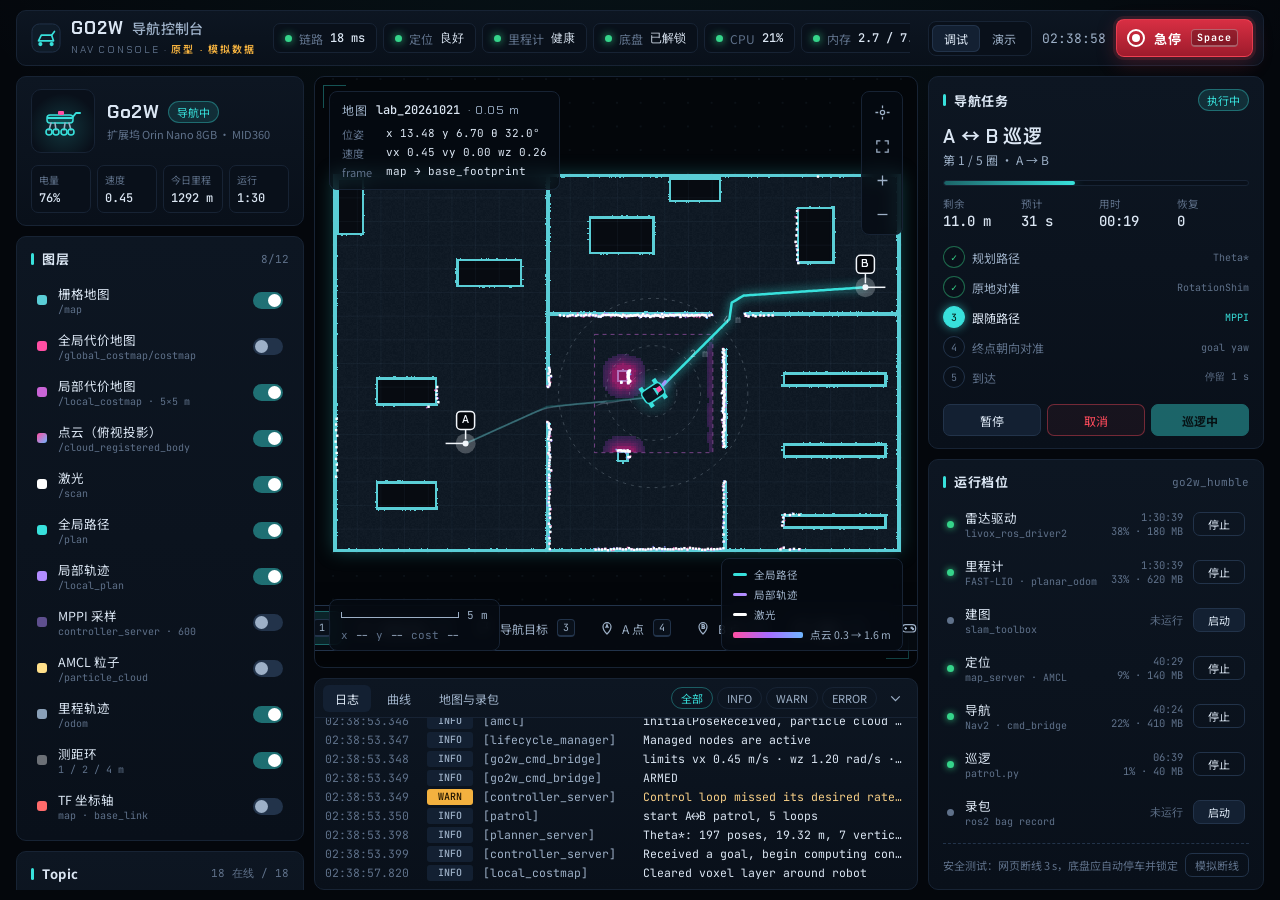
<file: prototype/console.html>
<!doctype html>
<html lang="zh-CN">
<head>
<meta charset="utf-8">
<meta name="viewport" content="width=device-width, initial-scale=1">
<title>Go2W 导航控制台</title>
<link rel="preconnect" href="https://fonts.googleapis.com">
<link rel="preconnect" href="https://fonts.gstatic.com" crossorigin>
<link rel="stylesheet" href="https://fonts.googleapis.com/css2?family=Chakra+Petch:wght@500;600;700&family=JetBrains+Mono:wght@400;500&family=Noto+Sans+SC:wght@400;500;700&display=swap">
<style>
/* Layout: control-room console — health strip on top, layers | map stage + drawer | task & control rail */
:root{
  color-scheme:dark;
  --bg:#04070c; --panel:#09101a; --panel-2:#0d1622; --raise:#132032; --line:#172334; --line-2:#22334a;
  --fg:#dbe6f3; --fg-2:#9db0c7; --muted:#5f718a;
  --accent:#38e1dc; --accent-soft:rgba(56,225,220,.12); --accent-line:rgba(56,225,220,.35);
  --cloud:#ff4fa3; --traj:#b28cff; --particle:#ffe08a;
  --ok:#35d48a; --warn:#f3b13f; --crit:#ff4b5c;
  --f-display:"Chakra Petch","Noto Sans SC",system-ui,sans-serif;
  --f-body:"Noto Sans SC","PingFang SC","Microsoft YaHei",system-ui,sans-serif;
  --f-mono:"JetBrains Mono",ui-monospace,Menlo,Consolas,monospace;
}
*{box-sizing:border-box}
html,body{height:100%}
body{background:var(--bg);color:var(--fg);font-family:var(--f-body);font-size:13px;overflow:hidden;
  background-image:radial-gradient(1200px 600px at 50% -10%,rgba(56,225,220,.06),transparent 60%)}
button{font:inherit;color:inherit;cursor:pointer}
button:focus-visible,input:focus-visible,select:focus-visible{outline:2px solid var(--accent);outline-offset:2px}
.mono{font-family:var(--f-mono);font-variant-numeric:tabular-nums}
kbd{font-family:var(--f-mono);font-size:10px;padding:1px 5px;border:1px solid var(--line-2);border-bottom-width:2px;border-radius:4px;color:var(--fg-2);background:var(--panel)}

.app{height:100%;display:grid;grid-template-rows:56px minmax(0,1fr);gap:10px;padding-block:10px;
  padding-left:max(16px,env(safe-area-inset-left,0px));padding-right:max(16px,env(safe-area-inset-right,0px))}
.panel{background:linear-gradient(180deg,var(--panel-2),var(--panel));border:1px solid var(--line);border-radius:10px}

/* ---------- top bar ---------- */
.top{display:flex;align-items:center;gap:18px;padding:0 10px 0 14px}
.brand{display:flex;align-items:center;gap:10px;flex:none}
.brand svg{width:30px;height:30px}
.brand-name{font-family:var(--f-display);font-weight:700;font-size:17px;letter-spacing:.06em;line-height:1}
.brand-name span{font-family:var(--f-body);font-weight:500;font-size:14px;letter-spacing:.02em;margin-left:8px;color:var(--fg-2)}
.brand-sub{font-family:var(--f-display);font-size:10px;letter-spacing:.18em;color:var(--muted);margin-top:4px}
.brand-sub b{color:var(--warn);font-weight:600}
.chips{display:flex;gap:6px;flex:1;min-width:0;overflow:hidden}
.chip{display:flex;align-items:center;gap:7px;height:30px;padding:0 11px;border-radius:7px;background:var(--panel);border:1px solid var(--line);white-space:nowrap;flex:none}
.chip i{width:7px;height:7px;border-radius:50%;background:var(--muted)}
.chip .k{color:var(--muted);font-size:12px}
.chip b{font-family:var(--f-mono);font-weight:500;font-size:12px}
.chip[data-s="ok"] i{background:var(--ok);box-shadow:0 0 8px var(--ok)}
.chip[data-s="warn"] i{background:var(--warn);box-shadow:0 0 8px var(--warn)}
.chip[data-s="warn"] b{color:var(--warn)}
.chip[data-s="crit"]{border-color:rgba(255,75,92,.5);background:rgba(255,75,92,.08)}
.chip[data-s="crit"] i{background:var(--crit);box-shadow:0 0 8px var(--crit)}
.chip[data-s="crit"] b{color:var(--crit)}
.chip.rec{border-color:rgba(255,75,92,.45)}
.chip.rec i{background:var(--crit);animation:blink 1s steps(2) infinite}
@keyframes blink{50%{opacity:.2}}
.top-right{display:flex;align-items:center;gap:10px;flex:none}
.seg{display:flex;padding:3px;border-radius:8px;background:var(--panel);border:1px solid var(--line)}
.seg button{border:0;background:none;padding:5px 12px;border-radius:6px;color:var(--fg-2);font-size:12px}
.seg button.on{background:var(--raise);color:var(--fg);box-shadow:inset 0 0 0 1px var(--line-2)}
.clock{font-family:var(--f-mono);font-size:13px;color:var(--fg-2);min-width:64px;text-align:right}
.estop{display:flex;align-items:center;gap:9px;height:38px;padding:0 14px 0 10px;border-radius:8px;border:1px solid rgba(255,75,92,.65);
  background:linear-gradient(180deg,#d82f43,#9e1b2c);color:#fff;font-weight:700;letter-spacing:.08em;box-shadow:0 0 0 3px rgba(255,75,92,.12),0 6px 20px rgba(216,47,67,.25)}
.estop:hover{filter:brightness(1.1)}
.estop kbd{background:rgba(0,0,0,.25);border-color:rgba(255,255,255,.3);color:#fff}
.estop-ring{width:18px;height:18px;border-radius:50%;border:2px solid #fff;position:relative}
.estop-ring::after{content:"";position:absolute;inset:3px;border-radius:50%;background:#fff}

/* ---------- main grid ---------- */
.main{display:grid;grid-template-columns:288px minmax(0,1fr) 336px;gap:10px;min-height:0}
.col{display:flex;flex-direction:column;gap:10px;min-height:0;overflow:auto;scrollbar-width:thin;scrollbar-color:var(--line-2) transparent}
.center{display:grid;grid-template-rows:minmax(0,1fr) auto;gap:10px;min-height:0;min-width:0}
body.demo .main{grid-template-columns:minmax(0,1fr) 336px}
body.demo .left,body.demo .drawer,body.demo .debug-only{display:none}

.card{padding:12px 14px}
.card-h{display:flex;align-items:center;justify-content:space-between;gap:8px;margin-bottom:10px}
.card-h h3{margin:0;font-size:13px;font-weight:700;letter-spacing:.04em;display:flex;align-items:center;gap:8px}
.card-h h3::before{content:"";width:3px;height:12px;border-radius:2px;background:var(--accent)}
.card-h .meta{font-family:var(--f-mono);font-size:11px;color:var(--muted)}
.pill{font-size:11px;padding:2px 8px;border-radius:999px;border:1px solid var(--line-2);color:var(--fg-2);white-space:nowrap}
.pill[data-s="ok"]{color:var(--ok);border-color:rgba(53,212,138,.4);background:rgba(53,212,138,.08)}
.pill[data-s="run"]{color:var(--accent);border-color:var(--accent-line);background:var(--accent-soft)}
.pill[data-s="warn"]{color:var(--warn);border-color:rgba(243,177,63,.4);background:rgba(243,177,63,.08)}
.pill[data-s="crit"]{color:var(--crit);border-color:rgba(255,75,92,.45);background:rgba(255,75,92,.08)}

/* robot card */
.robot{display:grid;grid-template-columns:64px 1fr;gap:12px;align-items:center}
.robot-ico{width:64px;height:64px;border-radius:10px;background:radial-gradient(circle at 50% 60%,rgba(56,225,220,.18),transparent 70%),var(--panel);border:1px solid var(--line);display:grid;place-items:center}
.robot-name{font-family:var(--f-display);font-weight:700;font-size:18px;letter-spacing:.04em}
.robot-sub{color:var(--muted);font-size:11px;margin-top:2px}
.stat4{display:grid;grid-template-columns:repeat(4,1fr);gap:6px;margin-top:12px}
.stat4 div{background:var(--panel);border:1px solid var(--line);border-radius:7px;padding:6px 7px}
.stat4 span{display:block;font-size:10px;color:var(--muted)}
.stat4 b{font-family:var(--f-mono);font-weight:500;font-size:12px}

/* layers */
.layers{display:flex;flex-direction:column;gap:2px}
.layer{display:grid;grid-template-columns:12px 1fr auto 30px;align-items:center;gap:9px;padding:6px 6px;border-radius:6px}
.layer:hover{background:var(--panel)}
.sw{width:10px;height:10px;border-radius:3px}
.layer .nm{font-size:12.5px;min-width:0}
.layer .nm small{display:block;font-family:var(--f-mono);font-size:10px;color:var(--muted);white-space:nowrap;overflow:hidden;text-overflow:ellipsis}
.layer .hz{font-family:var(--f-mono);font-size:10px;color:var(--muted)}
.tg{width:30px;height:17px;border-radius:999px;background:var(--line-2);border:0;position:relative;padding:0;transition:background .15s}
.tg::after{content:"";position:absolute;top:2px;left:2px;width:13px;height:13px;border-radius:50%;background:var(--fg-2);transition:transform .15s}
.tg[aria-checked="true"]{background:rgba(56,225,220,.45)}
.tg[aria-checked="true"]::after{transform:translateX(13px);background:#fff}

/* topics */
.topics-card{flex:1;min-height:220px;display:flex;flex-direction:column}
.search{width:100%;height:30px;border-radius:7px;border:1px solid var(--line);background:var(--panel);color:var(--fg);padding:0 10px;font:12px var(--f-mono);margin-bottom:6px}
.topics{overflow:auto;flex:1;min-height:0;scrollbar-width:thin;scrollbar-color:var(--line-2) transparent}
.topic{display:grid;grid-template-columns:7px 1fr auto;gap:8px;align-items:center;width:100%;text-align:left;border:0;background:none;padding:6px 6px;border-radius:6px}
.topic:hover{background:var(--panel)}
.topic i{width:6px;height:6px;border-radius:50%;background:var(--ok)}
.topic.off i{background:var(--muted)}
.topic.off .tn{color:var(--muted)}
.topic .tn{font-family:var(--f-mono);font-size:11.5px;white-space:nowrap;overflow:hidden;text-overflow:ellipsis}
.topic .tt{display:block;font-size:10px;color:var(--muted);font-family:var(--f-mono)}
.topic .th{font-family:var(--f-mono);font-size:11px;color:var(--fg-2)}
.dom0{font-size:9px;color:var(--warn);border:1px solid rgba(243,177,63,.35);border-radius:3px;padding:0 3px;margin-left:4px}

/* ---------- stage ---------- */
.stage{position:relative;border-radius:10px;overflow:hidden;border:1px solid var(--line);background:#03060a;min-height:320px}
.stage canvas{position:absolute;inset:0;display:block;touch-action:none}
.stage::before,.stage::after{content:"";position:absolute;width:22px;height:22px;pointer-events:none;z-index:2;border:1.5px solid var(--accent-line)}
.stage::before{top:8px;left:8px;border-right:0;border-bottom:0}
.stage::after{bottom:8px;right:8px;border-left:0;border-top:0}
.hud{position:absolute;z-index:3;background:rgba(6,11,18,.78);backdrop-filter:blur(8px);border:1px solid var(--line);border-radius:8px}
.hud-tl{top:14px;left:14px;padding:9px 12px;display:grid;grid-template-columns:auto auto;gap:3px 14px;font-size:11px}
.hud-tl .k{color:var(--muted)}
.hud-tl .v{font-family:var(--f-mono);color:var(--fg)}
.hud-tl .title{grid-column:1/-1;display:flex;align-items:center;gap:8px;font-family:var(--f-display);font-size:12px;letter-spacing:.08em;margin-bottom:4px;color:var(--fg-2)}
.hud-tl .title b{color:var(--fg);font-family:var(--f-mono);font-weight:500;letter-spacing:0}
.hud-tr{top:14px;right:14px;display:flex;flex-direction:column;gap:2px;padding:4px}
.ib{width:32px;height:32px;display:grid;place-items:center;border:0;background:none;border-radius:6px;color:var(--fg-2)}
.ib:hover{background:var(--raise);color:var(--fg)}
.ib.on{color:var(--accent);background:var(--accent-soft)}
.ib svg{width:17px;height:17px}
.toolbar{position:absolute;z-index:3;left:50%;bottom:16px;transform:translateX(-50%);display:flex;align-items:center;gap:2px;padding:5px;border-radius:10px;
  background:rgba(6,11,18,.85);backdrop-filter:blur(8px);border:1px solid var(--line-2);box-shadow:0 10px 30px rgba(0,0,0,.4)}
.tool{display:flex;align-items:center;gap:7px;height:34px;padding:0 11px;border:0;background:none;border-radius:7px;color:var(--fg-2);font-size:12px;white-space:nowrap}
.tool svg{width:16px;height:16px;flex:none}
.tool:hover{background:var(--raise);color:var(--fg)}
.tool.on{background:var(--accent-soft);color:var(--accent);box-shadow:inset 0 0 0 1px var(--accent-line)}
.tool kbd{margin-left:2px}
.tsep{width:1px;height:22px;background:var(--line-2);margin:0 4px}
.hud-bl{left:14px;bottom:16px;padding:8px 11px;display:flex;flex-direction:column;gap:6px;font-size:11px}
.scale{display:flex;align-items:center;gap:8px;font-family:var(--f-mono);color:var(--fg-2)}
.scale-bar{height:6px;border:1.5px solid var(--fg-2);border-top:0}
.cursor{font-family:var(--f-mono);color:var(--muted)}
.cursor b{color:var(--fg-2);font-weight:400}
.hud-br{right:14px;bottom:16px;padding:8px 11px;font-size:10.5px;color:var(--fg-2);display:flex;flex-direction:column;gap:5px}
.lg{display:flex;align-items:center;gap:7px}
.lg span{width:14px;height:3px;border-radius:2px}
.grad{width:70px!important;height:6px!important;background:linear-gradient(90deg,#ff4fa3,#a86bff,#6fb6ff)}
.toast{position:absolute;z-index:6;top:14px;left:50%;transform:translate(-50%,-8px);opacity:0;pointer-events:none;display:flex;align-items:center;gap:9px;
  padding:9px 15px;border-radius:9px;background:rgba(10,18,28,.94);border:1px solid var(--line-2);font-size:13px;transition:opacity .2s,transform .2s;box-shadow:0 10px 30px rgba(0,0,0,.45)}
.toast.show{opacity:1;transform:translate(-50%,0)}
.toast i{width:18px;height:18px;border-radius:50%;display:grid;place-items:center;font-style:normal;font-size:12px;font-weight:700;color:#03140c;background:var(--ok)}
.toast[data-k="err"] i{background:var(--crit);color:#fff}
.toast[data-k="warn"] i{background:var(--warn)}
.banner{position:absolute;z-index:5;inset:0;display:grid;place-items:center;background:repeating-linear-gradient(135deg,rgba(255,75,92,.07) 0 14px,transparent 14px 28px);border:2px solid rgba(255,75,92,.55);border-radius:10px}
.banner-box{text-align:center;padding:20px 28px;border-radius:12px;background:rgba(20,6,10,.92);border:1px solid rgba(255,75,92,.5)}
.banner-box h2{margin:0 0 6px;font-family:var(--f-display);color:var(--crit);letter-spacing:.12em;font-size:22px}
.banner-box p{margin:0 0 14px;color:var(--fg-2)}
.tele{position:absolute;z-index:4;top:14px;left:50%;transform:translateX(-50%);display:flex;align-items:center;gap:14px;padding:8px 14px;border-radius:9px;background:rgba(6,11,18,.88);border:1px solid var(--accent-line);font-size:12px}
.keys{display:grid;grid-template-columns:repeat(3,22px);gap:3px}
.keys kbd{display:grid;place-items:center;height:20px;padding:0}
.keys kbd.dn{background:var(--accent);color:#03140c;border-color:var(--accent)}
.mode-tag{position:absolute;z-index:3;top:14px;left:50%;transform:translateX(-50%);padding:5px 12px;border-radius:999px;font-size:12px;color:var(--warn);border:1px solid rgba(243,177,63,.45);background:rgba(30,20,4,.8)}

/* ---------- drawer ---------- */
.drawer{display:flex;flex-direction:column;height:212px;min-width:0;transition:height .2s}
.drawer.collapsed{height:40px}
.dh{display:flex;align-items:center;gap:4px;padding:5px 8px;border-bottom:1px solid var(--line);flex:none}
.dtab{border:0;background:none;padding:5px 12px;border-radius:6px;color:var(--fg-2);font-size:12px}
.dtab.on{background:var(--raise);color:var(--fg)}
.dh .sp{flex:1}
.fchip{border:1px solid var(--line);background:none;padding:2px 9px;border-radius:999px;font-size:11px;color:var(--fg-2)}
.fchip.on{border-color:var(--accent-line);color:var(--accent)}
.db{flex:1;min-height:0;position:relative}
.dpane{position:absolute;inset:0;overflow:auto;scrollbar-width:thin;scrollbar-color:var(--line-2) transparent}
.logs{font-family:var(--f-mono);font-size:11.5px;padding:6px 10px;line-height:1.65}
.lrow{display:grid;grid-template-columns:92px 46px 150px 1fr;gap:10px;white-space:nowrap}
.lrow .lt{color:var(--muted)}
.lrow .ln{color:var(--fg-2);overflow:hidden;text-overflow:ellipsis}
.lrow .lm{overflow:hidden;text-overflow:ellipsis}
.lv{font-size:10px;font-weight:500;text-align:center;border-radius:3px;align-self:center;line-height:16px}
.lv.INFO{color:var(--fg-2);background:var(--raise)}
.lv.WARN{color:#1d1300;background:var(--warn)}
.lv.ERROR{color:#fff;background:var(--crit)}
.lrow.ERROR .lm{color:#ff9aa4}
.lrow.WARN .lm{color:#f7cf86}
.plots{display:grid;grid-template-columns:150px 1fr;height:100%}
.plot-side{padding:10px;border-right:1px solid var(--line);display:flex;flex-direction:column;gap:4px}
.plot-side button{text-align:left;border:0;background:none;padding:6px 9px;border-radius:6px;color:var(--fg-2);font-size:12px}
.plot-side button.on{background:var(--raise);color:var(--fg)}
.plot-wrap{position:relative;min-width:0}
.plot-wrap canvas{position:absolute;inset:0;width:100%;height:100%}
.mb{display:grid;grid-template-columns:1fr 1fr;gap:0;height:100%}
.mb>div{padding:10px 14px;min-width:0;overflow:auto}
.mb>div+div{border-left:1px solid var(--line)}
.mb h4{margin:0 0 8px;font-size:12px;color:var(--fg-2);font-weight:500;display:flex;align-items:center;justify-content:space-between;gap:8px}
.mrow{display:grid;grid-template-columns:1fr auto auto;gap:10px;align-items:center;padding:6px 8px;border-radius:6px;font-size:12px}
.mrow:hover{background:var(--panel)}
.mrow .mn{font-family:var(--f-mono);overflow:hidden;text-overflow:ellipsis;white-space:nowrap}
.mrow .mm{font-family:var(--f-mono);font-size:11px;color:var(--muted)}
.inrow{display:flex;gap:6px;margin-bottom:6px}
.inrow input{flex:1;min-width:0;height:28px;border-radius:6px;border:1px solid var(--line);background:var(--panel);color:var(--fg);padding:0 9px;font:12px var(--f-mono)}

/* ---------- right rail ---------- */
.btn{height:32px;padding:0 12px;border-radius:7px;border:1px solid var(--line-2);background:var(--raise);font-size:12px;display:inline-flex;align-items:center;justify-content:center;gap:6px}
.btn:hover{border-color:var(--fg-2)}
.btn.pri{background:var(--accent);color:#03140c;border-color:var(--accent);font-weight:700}
.btn.pri:hover{filter:brightness(1.08)}
.btn.ghost{background:none}
.btn.danger{color:var(--crit);border-color:rgba(255,75,92,.4);background:rgba(255,75,92,.06)}
.btn.sm{height:24px;padding:0 9px;font-size:11px}
.btn:disabled{opacity:.4;cursor:not-allowed}
.task-title{font-family:var(--f-display);font-size:19px;font-weight:600;letter-spacing:.02em}
.task-sub{color:var(--fg-2);font-size:12px;margin-top:2px}
.prog{height:6px;border-radius:999px;background:var(--panel);border:1px solid var(--line);margin:12px 0 10px;overflow:hidden}
.prog-bar{height:100%;width:0;border-radius:999px;background:linear-gradient(90deg,rgba(56,225,220,.4),var(--accent));box-shadow:0 0 12px rgba(56,225,220,.6);transition:width .3s}
.kv4{display:grid;grid-template-columns:repeat(4,1fr);gap:6px}
.kv4 span{display:block;font-size:10.5px;color:var(--muted)}
.kv4 b{font-family:var(--f-mono);font-weight:500;font-size:14px}
.steps{list-style:none;margin:12px 0;padding:0;display:flex;flex-direction:column;gap:0;counter-reset:st}
.steps li{counter-increment:st;display:grid;grid-template-columns:20px 1fr auto;gap:9px;align-items:center;padding:4px 0;color:var(--muted);font-size:12px;position:relative}
.steps li::before{content:counter(st);width:20px;height:20px;border-radius:50%;display:grid;place-items:center;font:10px var(--f-mono);border:1px solid var(--line-2);background:var(--panel)}
.steps li small{font-family:var(--f-mono);font-size:10px;color:var(--muted)}
.steps li.done{color:var(--fg-2)}
.steps li.done::before{content:"✓";color:var(--ok);border-color:rgba(53,212,138,.45)}
.steps li.cur{color:var(--fg)}
.steps li.cur::before{border-color:var(--accent);color:#03140c;background:var(--accent);box-shadow:0 0 10px rgba(56,225,220,.6)}
.steps li.cur small{color:var(--accent)}
.btn-row{display:flex;gap:6px}
.btn-row .btn{flex:1}
.empty{color:var(--muted);font-size:12px;line-height:1.6;padding:6px 0 10px}

.procs{display:flex;flex-direction:column;gap:2px}
.proc{display:grid;grid-template-columns:8px 1fr auto 52px;gap:10px;align-items:center;padding:7px 4px;border-radius:6px}
.proc:hover{background:var(--panel)}
.proc i{width:7px;height:7px;border-radius:50%;background:var(--muted)}
.proc[data-s="run"] i{background:var(--ok);box-shadow:0 0 7px var(--ok)}
.proc[data-s="starting"] i,.proc[data-s="stopping"] i{background:var(--warn);animation:blink .6s steps(2) infinite}
.proc .pn{font-size:12.5px}
.proc .pn small{display:block;font-family:var(--f-mono);font-size:10px;color:var(--muted)}
.proc .pm{font-family:var(--f-mono);font-size:10.5px;color:var(--muted);text-align:right;line-height:1.35}
.proc .btn{width:52px;padding:0}
.safety{margin-top:8px;padding-top:9px;border-top:1px dashed var(--line-2);display:flex;align-items:center;justify-content:space-between;font-size:11px;color:var(--muted)}

.loc3{display:grid;grid-template-columns:repeat(3,1fr);gap:6px;margin-bottom:8px}
.loc3 div{background:var(--panel);border:1px solid var(--line);border-radius:7px;padding:7px 8px}
.loc3 span{display:block;font-size:10.5px;color:var(--muted)}
.loc3 b{font-family:var(--f-mono);font-weight:500;font-size:15px}
.loc3 b small{font-size:10px;color:var(--muted);font-weight:400;margin-left:2px}
.spark{width:100%;height:46px;display:block}

.arm{display:flex;align-items:center;gap:12px;padding:10px;border-radius:9px;border:1px solid var(--line);background:var(--panel);margin-bottom:12px}
.arm-ico{width:38px;height:38px;border-radius:9px;display:grid;place-items:center;flex:none}
.arm[data-s="armed"] .arm-ico{background:rgba(53,212,138,.12);color:var(--ok)}
.arm[data-s="locked"] .arm-ico{background:var(--raise);color:var(--fg-2)}
.arm[data-s="estop"] .arm-ico{background:rgba(255,75,92,.12);color:var(--crit)}
.arm-t{flex:1;min-width:0}
.arm-t b{display:block;font-size:13px}
.arm-t span{font-size:11px;color:var(--muted)}
.sl{display:grid;grid-template-columns:62px 1fr 52px;gap:10px;align-items:center;margin:7px 0}
.sl label{font-size:11.5px;color:var(--fg-2)}
.sl output{font-family:var(--f-mono);font-size:11.5px;text-align:right}
input[type=range]{width:100%;accent-color:var(--accent);height:4px}

/* floating inspector + modal */
.float{position:fixed;z-index:20;width:330px;border-radius:10px;background:rgba(10,17,27,.97);border:1px solid var(--line-2);box-shadow:0 20px 50px rgba(0,0,0,.55);backdrop-filter:blur(10px)}
.float-h{display:flex;align-items:center;gap:8px;padding:9px 10px 9px 12px;border-bottom:1px solid var(--line);cursor:move;user-select:none}
.float-h b{font-family:var(--f-mono);font-size:12px;font-weight:500;flex:1;min-width:0;overflow:hidden;text-overflow:ellipsis}
.float-h span{font-family:var(--f-mono);font-size:10.5px;color:var(--muted)}
.float pre{margin:0;padding:10px 12px;font:11.5px/1.6 var(--f-mono);color:var(--fg-2);max-height:300px;overflow:auto;white-space:pre}
.float pre .key{color:var(--muted)}
.float pre .num{color:var(--accent)}
.scrim{position:fixed;inset:0;z-index:30;background:rgba(2,4,8,.6);display:grid;place-items:center;backdrop-filter:blur(3px)}
.modal{width:min(420px,calc(100vw - 32px));border-radius:12px;background:var(--panel-2);border:1px solid var(--line-2);padding:18px 18px 14px;box-shadow:0 30px 60px rgba(0,0,0,.5)}
.modal h3{margin:0 0 8px;font-size:15px}
.modal p{margin:0 0 16px;color:var(--fg-2);line-height:1.65}
.modal .btn-row{justify-content:flex-end}
.modal .btn-row .btn{flex:none;min-width:84px}

@media (max-width:1100px){
  body{overflow:auto}
  .app{height:auto;grid-template-rows:auto auto}
  .top{flex-wrap:wrap;padding-block:8px}
  .chips{flex-wrap:wrap;flex-basis:100%;order:3}
  .main,body.demo .main{grid-template-columns:minmax(0,1fr)}
  .stage{height:60vh}
  .toolbar{max-width:calc(100% - 24px);overflow-x:auto}
  .tool span{display:none}
}
@media (prefers-reduced-motion:reduce){*{transition:none!important;animation:none!important}}
body{margin:0}
[hidden]{display:none!important}
</style>
</head>
<body>

<div class="app">
  <header class="top panel">
    <div class="brand">
      <svg viewBox="0 0 32 32" aria-hidden="true"><rect x="1" y="1" width="30" height="30" rx="8" fill="#0f1b28" stroke="#22334a"/><path d="M8 19h16l-2-6H11z" fill="none" stroke="#38e1dc" stroke-width="1.8" stroke-linejoin="round"/><circle cx="10" cy="22.5" r="2.2" fill="#38e1dc"/><circle cx="22" cy="22.5" r="2.2" fill="#38e1dc"/><path d="M22 13l3-4" stroke="#38e1dc" stroke-width="1.8" stroke-linecap="round"/></svg>
      <div>
        <div class="brand-name">GO2W<span>导航控制台</span></div>
        <div class="brand-sub">NAV CONSOLE · <b>原型 · 模拟数据</b></div>
      </div>
    </div>
    <div class="chips">
      <div class="chip" id="chLink"><i></i><span class="k">链路</span><b>--</b></div>
      <div class="chip" id="chLoc"><i></i><span class="k">定位</span><b>--</b></div>
      <div class="chip" id="chOdom"><i></i><span class="k">里程计</span><b>--</b></div>
      <div class="chip" id="chBase"><i></i><span class="k">底盘</span><b>--</b></div>
      <div class="chip" id="chCpu"><i></i><span class="k">CPU</span><b>--</b></div>
      <div class="chip" id="chMem"><i></i><span class="k">内存</span><b>--</b></div>
      <div class="chip rec" id="chRec" hidden><i></i><span class="k">录包</span><b>00:00</b></div>
    </div>
    <div class="top-right">
      <div class="seg" role="group" aria-label="界面模式">
        <button id="mDebug" class="on">调试</button><button id="mDemo">演示</button>
      </div>
      <div class="clock" id="clock">--:--:--</div>
      <button class="estop" id="estopBtn"><span class="estop-ring"></span>急停<kbd>Space</kbd></button>
    </div>
  </header>

  <div class="main">
    <!-- LEFT -->
    <aside class="col left">
      <section class="panel card">
        <div class="robot">
          <div class="robot-ico">
            <svg width="46" height="34" viewBox="0 0 46 34" aria-hidden="true"><path d="M8 14h24l4-5h4" fill="none" stroke="#38e1dc" stroke-width="2" stroke-linecap="round" stroke-linejoin="round"/><rect x="7" y="11" width="26" height="8" rx="3" fill="rgba(56,225,220,.15)" stroke="#38e1dc" stroke-width="1.5"/><path d="M11 19l-2 7M29 19l2 7M15 19l1 7M25 19l-1 7" stroke="#9db0c7" stroke-width="1.6" stroke-linecap="round"/><circle cx="9" cy="28" r="3" fill="none" stroke="#38e1dc" stroke-width="1.6"/><circle cx="31" cy="28" r="3" fill="none" stroke="#38e1dc" stroke-width="1.6"/><circle cx="16" cy="28" r="3" fill="none" stroke="#38e1dc" stroke-width="1.6"/><circle cx="24" cy="28" r="3" fill="none" stroke="#38e1dc" stroke-width="1.6"/><rect x="18" y="7" width="6" height="4" rx="1" fill="#ff4fa3"/></svg>
          </div>
          <div>
            <div style="display:flex;align-items:center;gap:8px"><span class="robot-name">Go2W</span><span class="pill" id="robotPill" data-s="run">导航中</span></div>
            <div class="robot-sub">扩展坞 Orin Nano 8GB · MID360</div>
          </div>
        </div>
        <div class="stat4">
          <div><span>电量</span><b id="sBat">76%</b></div>
          <div><span>速度</span><b id="sSpd">0.00</b></div>
          <div><span>今日里程</span><b id="sOdo">0 m</b></div>
          <div><span>运行</span><b id="sUp">--</b></div>
        </div>
      </section>

      <section class="panel card">
        <div class="card-h"><h3>图层</h3><span class="meta" id="layerCount"></span></div>
        <div class="layers" id="layers"></div>
      </section>

      <section class="panel card topics-card">
        <div class="card-h"><h3>Topic</h3><span class="meta" id="topicCount"></span></div>
        <input class="search" id="topicSearch" placeholder="筛选 topic…" autocomplete="off">
        <div class="topics" id="topics"></div>
      </section>
    </aside>

    <!-- CENTER -->
    <main class="center">
      <section class="stage" id="stage">
        <canvas id="map"></canvas>
        <div class="hud hud-tl">
          <div class="title">地图 <b>lab_20261021</b> · 0.05 m</div>
          <span class="k">位姿</span><span class="v" id="hPose">--</span>
          <span class="k">速度</span><span class="v" id="hVel">--</span>
          <span class="k">frame</span><span class="v">map → base_footprint</span>
        </div>
        <div class="hud hud-tr">
          <button class="ib" id="vFollow" title="跟随机器人 (F)"><svg viewBox="0 0 24 24" fill="none" stroke="currentColor" stroke-width="1.8"><circle cx="12" cy="12" r="3"/><path d="M12 2v4M12 18v4M2 12h4M18 12h4"/></svg></button>
          <button class="ib" id="vFit" title="适配地图"><svg viewBox="0 0 24 24" fill="none" stroke="currentColor" stroke-width="1.8"><path d="M4 9V4h5M20 9V4h-5M4 15v5h5M20 15v5h-5"/></svg></button>
          <button class="ib" id="vIn" title="放大"><svg viewBox="0 0 24 24" fill="none" stroke="currentColor" stroke-width="1.8"><path d="M12 5v14M5 12h14"/></svg></button>
          <button class="ib" id="vOut" title="缩小"><svg viewBox="0 0 24 24" fill="none" stroke="currentColor" stroke-width="1.8"><path d="M5 12h14"/></svg></button>
        </div>
        <div class="mode-tag" id="mapTag" hidden>建图中 · slam_toolbox</div>
        <div class="tele" id="teleHint" hidden>
          <div class="keys"><kbd data-k="q">Q</kbd><kbd data-k="w">W</kbd><kbd data-k="e">E</kbd><kbd data-k="a">A</kbd><kbd data-k="s">S</kbd><kbd data-k="d">D</kbd></div>
          <div><b>键盘遥控</b><div style="color:var(--muted);font-size:11px;margin-top:2px">按住移动，松开即停 · W/S 前后 · A/D 转向 · Q/E 横移</div></div>
        </div>
        <div class="toolbar" id="toolbar">
          <button class="tool" data-tool="pan" title="选择 / 平移"><svg viewBox="0 0 24 24" fill="none" stroke="currentColor" stroke-width="1.8" stroke-linejoin="round"><path d="M5 3l14 8-6 2-2 6z"/></svg><span>平移</span><kbd>1</kbd></button>
          <button class="tool" data-tool="init" title="设置初始位姿：点击并拖动方向"><svg viewBox="0 0 24 24" fill="none" stroke="currentColor" stroke-width="1.8"><circle cx="12" cy="12" r="7"/><path d="M12 12l5-5M12 2v3M12 19v3M2 12h3M19 12h3"/></svg><span>初始位姿</span><kbd>2</kbd></button>
          <button class="tool" data-tool="goal" title="导航目标：点击并拖动方向"><svg viewBox="0 0 24 24" fill="none" stroke="currentColor" stroke-width="1.8" stroke-linejoin="round"><path d="M6 21V4h10l-2 4 2 4H6"/></svg><span>导航目标</span><kbd>3</kbd></button>
          <button class="tool" data-tool="A" title="巡逻点 A"><svg viewBox="0 0 24 24" fill="none" stroke="currentColor" stroke-width="1.8"><path d="M12 21s-6-6.2-6-11a6 6 0 0112 0c0 4.8-6 11-6 11z"/><path d="M10 12l2-5 2 5M10.7 10.5h2.6"/></svg><span>A 点</span><kbd>4</kbd></button>
          <button class="tool" data-tool="B" title="巡逻点 B"><svg viewBox="0 0 24 24" fill="none" stroke="currentColor" stroke-width="1.8"><path d="M12 21s-6-6.2-6-11a6 6 0 0112 0c0 4.8-6 11-6 11z"/><path d="M10.5 7h2.2a1.4 1.4 0 010 2.8h-2.2zM10.5 9.8h2.6a1.4 1.4 0 010 2.8h-2.6z"/></svg><span>B 点</span><kbd>5</kbd></button>
          <button class="tool" data-tool="measure" title="测距"><svg viewBox="0 0 24 24" fill="none" stroke="currentColor" stroke-width="1.8"><path d="M3 17L17 3l4 4L7 21z"/><path d="M7 13l2 2M10 10l2 2M13 7l2 2"/></svg><span>测距</span><kbd>6</kbd></button>
          <div class="tsep"></div>
          <button class="tool" data-tool="teleop" title="键盘遥控"><svg viewBox="0 0 24 24" fill="none" stroke="currentColor" stroke-width="1.8"><rect x="2" y="7" width="20" height="11" rx="5"/><path d="M7 10.5v4M5 12.5h4"/><circle cx="16" cy="11.5" r="1"/><circle cx="18" cy="13.5" r="1"/></svg><span>遥控</span><kbd>T</kbd></button>
        </div>
        <div class="hud hud-bl">
          <div class="scale"><div class="scale-bar" id="scaleBar"></div><span id="scaleTxt">1 m</span></div>
          <div class="cursor" id="cursor">x <b>--</b>  y <b>--</b>  cost <b>--</b></div>
        </div>
        <div class="hud hud-br">
          <div class="lg"><span style="background:var(--accent)"></span>全局路径</div>
          <div class="lg"><span style="background:var(--traj)"></span>局部轨迹</div>
          <div class="lg"><span style="background:#fff"></span>激光</div>
          <div class="lg"><span class="grad"></span>点云 0.3 → 1.6 m</div>
        </div>
        <div class="toast" id="toast"><i>✓</i><span></span></div>
        <div class="banner" id="estopBanner" hidden>
          <div class="banner-box">
            <h2>急停已触发</h2>
            <p>已发送 StopMove，底盘已锁定。解除后需要重新解锁才能运动。</p>
            <button class="btn" id="estopRelease">解除急停</button>
          </div>
        </div>
      </section>

      <section class="panel drawer" id="drawer">
        <div class="dh">
          <button class="dtab on" data-pane="pLogs">日志</button>
          <button class="dtab" data-pane="pPlots">曲线</button>
          <button class="dtab" data-pane="pMaps">地图与录包</button>
          <div class="sp"></div>
          <div id="logFilters" style="display:flex;gap:4px">
            <button class="fchip on" data-lv="ALL">全部</button><button class="fchip" data-lv="INFO">INFO</button><button class="fchip" data-lv="WARN">WARN</button><button class="fchip" data-lv="ERROR">ERROR</button>
          </div>
          <button class="ib" id="drawerToggle" title="收起 / 展开" style="width:28px;height:28px"><svg viewBox="0 0 24 24" fill="none" stroke="currentColor" stroke-width="1.8"><path d="M6 9l6 6 6-6"/></svg></button>
        </div>
        <div class="db">
          <div class="dpane logs" id="pLogs"></div>
          <div class="dpane" id="pPlots" hidden>
            <div class="plots">
              <div class="plot-side" id="plotSide">
                <button class="on" data-m="v">线速度 vx</button>
                <button data-m="w">角速度 wz</button>
                <button data-m="tilt">姿态 roll / pitch</button>
                <button data-m="loc">定位匹配率</button>
              </div>
              <div class="plot-wrap"><canvas id="plot"></canvas></div>
            </div>
          </div>
          <div class="dpane" id="pMaps" hidden>
            <div class="mb">
              <div>
                <h4>地图 <span class="mono" style="color:var(--muted);font-size:11px">data/maps</span></h4>
                <div class="inrow"><input id="mapName" value="lab_20261030"><button class="btn sm" id="saveMap">保存当前地图</button></div>
                <div id="mapList"></div>
              </div>
              <div>
                <h4>录包 <span class="mono" style="color:var(--muted);font-size:11px">data/bags</span></h4>
                <div class="inrow"><input id="bagTopics" value="/scan /odom /tf /plan /cmd_vel /lowstate"><button class="btn sm" id="bagBtn">开始录包</button></div>
                <div id="bagList"></div>
              </div>
            </div>
          </div>
        </div>
      </section>
    </main>

    <!-- RIGHT -->
    <aside class="col right">
      <section class="panel card" id="taskCard">
        <div class="card-h"><h3>导航任务</h3><span class="pill" id="taskPill">--</span></div>
        <div id="taskBody">
          <div class="task-title" id="taskTitle">--</div>
          <div class="task-sub" id="taskSub">--</div>
          <div class="prog"><div class="prog-bar" id="progBar"></div></div>
          <div class="kv4">
            <div><span>剩余</span><b id="tRem">--</b></div>
            <div><span>预计</span><b id="tEta">--</b></div>
            <div><span>用时</span><b id="tEl">--</b></div>
            <div><span>恢复</span><b id="tRec">0</b></div>
          </div>
          <ol class="steps" id="steps">
            <li data-p="plan">规划路径<small>Theta*</small></li>
            <li data-p="align">原地对准<small>RotationShim</small></li>
            <li data-p="follow">跟随路径<small>MPPI</small></li>
            <li data-p="final">终点朝向对准<small>goal yaw</small></li>
            <li data-p="arrive">到达<small id="arriveNote">停留 1 s</small></li>
          </ol>
        </div>
        <div class="empty" id="taskEmpty" hidden>当前没有任务。在地图上用「导航目标」点选一个位置，或者设置好 A、B 点后开始巡逻。</div>
        <div class="btn-row">
          <button class="btn" id="btnPause">暂停</button>
          <button class="btn danger" id="btnCancel">取消</button>
          <button class="btn pri" id="btnPatrol">开始巡逻</button>
        </div>
      </section>

      <section class="panel card">
        <div class="card-h"><h3>运行档位</h3><span class="meta">go2w_humble</span></div>
        <div class="procs" id="procs"></div>
        <div class="safety debug-only"><span>安全测试：网页断线 3 s，底盘应自动停车并锁定</span><button class="btn sm ghost" id="simDrop">模拟断线</button></div>
      </section>

      <section class="panel card">
        <div class="card-h"><h3>定位质量</h3><span class="meta">AMCL · Omni</span></div>
        <div class="loc3">
          <div><span>位置 σ</span><b id="lStd">--</b></div>
          <div><span>航向 σ</span><b id="lYaw">--</b></div>
          <div><span>匹配率</span><b id="lMatch">--</b></div>
        </div>
        <canvas class="spark" id="spark"></canvas>
      </section>

      <section class="panel card">
        <div class="card-h"><h3>底盘控制</h3><span class="meta">go2w_cmd_bridge</span></div>
        <div class="arm" id="armBox" data-s="armed">
          <div class="arm-ico" id="armIco"></div>
          <div class="arm-t"><b id="armT">已解锁</b><span id="armS">执行 /cmd_vel · 超时 0.3 s 自动停车</span></div>
          <button class="btn sm" id="armBtn">锁定</button>
        </div>
        <div class="sl"><label for="slV">最大 vx</label><input type="range" id="slV" min="0.1" max="0.6" step="0.05" value="0.45"><output id="oV">0.45 m/s</output></div>
        <div class="sl"><label for="slW">最大 wz</label><input type="range" id="slW" min="0.2" max="1.5" step="0.1" value="1.2"><output id="oW">1.2 rad/s</output></div>
        <div class="sl debug-only"><label for="slT">指令超时</label><input type="range" id="slT" min="0.1" max="1" step="0.1" value="0.3"><output id="oT">0.3 s</output></div>
      </section>
    </aside>
  </div>
</div>

<script>
(() => {
'use strict';
const $ = s => document.querySelector(s), $$ = s => [...document.querySelectorAll(s)];
const clamp = (v, a, b) => Math.max(a, Math.min(b, v));
const wrap = a => Math.atan2(Math.sin(a), Math.cos(a));
const deg = r => r * 180 / Math.PI;
const fmt = (v, n = 2) => (v >= 0 ? ' ' : '') + v.toFixed(n);
function mulberry32(a){return function(){a|=0;a=a+0x6D2B79F5|0;let t=Math.imul(a^a>>>15,1|a);t=t+Math.imul(t^t>>>7,61|t)^t;return((t^t>>>14)>>>0)/4294967296}}
const rnd = mulberry32(20261030);
const gauss = () => { let u = 0; while (!u) u = Math.random(); return Math.sqrt(-2 * Math.log(u)) * Math.cos(2 * Math.PI * Math.random()); };
const ACC = '#38e1dc', TRAJ = '#b28cff', CLOUD = ['#ff4fa3','#e95ab9','#c964d6','#a86bff','#8a8fff','#6fb6ff'];

/* ======================= sample map (lab, 24 × 16 m @ 0.05) ======================= */
const RES = 0.05, MW = 24, MH = 16, GW = Math.round(MW / RES), GH = Math.round(MH / RES);
const occ = new Uint8Array(GW * GH); // 0 free, 1 occupied, 2 unknown
const WALLS = [[0,0,24,.15],[0,15.85,24,16],[0,0,.15,16],[23.85,0,24,16],
  [9,0,9.15,5.5],[9,7,9.15,16],[9,10,16,10.15],[17.4,10,24,10.15],[16.5,0,16.65,3],[16.5,4.4,16.65,8.6]];
const OBST = [[1.8,1.8,4.4,3],[1.8,6.2,4.4,7.4],[5.2,11.2,8,12.4],[.15,13.4,1.3,15.85],[12,3.8,12.5,4.3],[12,7.2,12.5,7.7],
  [19,1,23.4,1.6],[19,4,23.4,4.6],[19,7,23.4,7.6],[10.8,12.6,13.6,14.2],[19.6,12.2,21.2,14.6],[14.2,14.8,16.4,15.85]];
function cells(x0, y0, x1, y1){ return [Math.round(x0/RES), Math.round(y0/RES), Math.max(Math.round(x0/RES)+1, Math.round(x1/RES)), Math.max(Math.round(y0/RES)+1, Math.round(y1/RES))]; }
for (const r of WALLS){ const [a,b,c,d] = cells(...r); for (let y=b;y<d;y++) for (let x=a;x<c;x++) occ[y*GW+x] = 1; }
for (const r of OBST){ const [a,b,c,d] = cells(...r);
  for (let y=b;y<d;y++) for (let x=a;x<c;x++) occ[y*GW+x] = (x<a+2||x>=c-2||y<b+2||y>=d-2) ? 1 : 2; }
{ // edge speckle so it looks like a scanned map
  const add = [];
  for (let y=1;y<GH-1;y++) for (let x=1;x<GW-1;x++){ const i=y*GW+x; if (occ[i]) continue;
    if ((occ[i-1]===1||occ[i+1]===1||occ[i-GW]===1||occ[i+GW]===1) && rnd()<.14) add.push(i); }
  for (const i of add) occ[i] = 1;
}
const mapCv = document.createElement('canvas'); mapCv.width = GW; mapCv.height = GH;
{ const c = mapCv.getContext('2d'), im = c.createImageData(GW, GH);
  for (let y=0;y<GH;y++) for (let x=0;x<GW;x++){ const v = occ[y*GW+x], p = ((GH-1-y)*GW+x)*4, n = rnd()*5;
    const col = v===1 ? [90,206,214] : v===2 ? [7,11,17] : [13+n,23+n,34+n];
    im.data[p]=col[0]; im.data[p+1]=col[1]; im.data[p+2]=col[2]; im.data[p+3]=255; }
  c.putImageData(im, 0, 0); }

/* ======================= costmap + planner (0.1 m grid) ======================= */
const PR = 0.1, PW = GW/2, PH = GH/2;
const cost = new Uint8Array(PW*PH), dist = new Float32Array(PW*PH);
for (let y=0;y<PH;y++) for (let x=0;x<PW;x++){ const i0=(2*y)*GW+2*x;
  dist[y*PW+x] = (occ[i0]||occ[i0+1]||occ[i0+GW]||occ[i0+GW+1]) ? 0 : 1e9; }
for (let y=0;y<PH;y++) for (let x=0;x<PW;x++){ const i=y*PW+x; let d=dist[i];
  if (x>0) d=Math.min(d,dist[i-1]+1); if (y>0){ d=Math.min(d,dist[i-PW]+1); if(x>0)d=Math.min(d,dist[i-PW-1]+1.414); if(x<PW-1)d=Math.min(d,dist[i-PW+1]+1.414);} dist[i]=d; }
for (let y=PH-1;y>=0;y--) for (let x=PW-1;x>=0;x--){ const i=y*PW+x; let d=dist[i];
  if (x<PW-1) d=Math.min(d,dist[i+1]+1); if (y<PH-1){ d=Math.min(d,dist[i+PW]+1); if(x<PW-1)d=Math.min(d,dist[i+PW+1]+1.414); if(x>0)d=Math.min(d,dist[i+PW-1]+1.414);} dist[i]=d; }
const INSC = 0.22, INFL = 0.7;
for (let i=0;i<PW*PH;i++){ const d = dist[i]*PR;
  cost[i] = d<=0.001 ? 254 : d<INSC ? 253 : d<INFL ? Math.round(252*Math.exp(-2.5*(d-INSC))) : 0; }
const costCv = document.createElement('canvas'); costCv.width = PW; costCv.height = PH;
{ const c = costCv.getContext('2d'), im = c.createImageData(PW, PH);
  for (let y=0;y<PH;y++) for (let x=0;x<PW;x++){ const v=cost[y*PW+x], p=((PH-1-y)*PW+x)*4; if (!v) continue;
    const t = v/254; im.data[p]=Math.round(140+115*t); im.data[p+1]=Math.round(80*(1-t)+79*t*.4); im.data[p+2]=Math.round(255-92*t); im.data[p+3]=Math.round(v>=253 ? 150 : 25+110*t); }
  c.putImageData(im, 0, 0); }
const costAt = (x, y) => { const gx = x/PR|0, gy = y/PR|0; return (gx<0||gy<0||gx>=PW||gy>=PH) ? 254 : cost[gy*PW+gx]; };

function astar(sx, sy, gx, gy){
  const N = PW*PH, g = new Float32Array(N).fill(Infinity), came = new Int32Array(N).fill(-1), closed = new Uint8Array(N);
  const s = sy*PW+sx, goal = gy*PW+gx, hf = [], hi = [];
  const push = (f, i) => { hf.push(f); hi.push(i); let k = hf.length-1; while (k>0){ const p=(k-1)>>1; if (hf[p]<=hf[k]) break; [hf[p],hf[k]]=[hf[k],hf[p]]; [hi[p],hi[k]]=[hi[k],hi[p]]; k=p; } };
  const pop = () => { const r = hi[0], lf = hf.pop(), li = hi.pop(); if (hf.length){ hf[0]=lf; hi[0]=li; let k=0; for(;;){ const l=2*k+1, rr=l+1; let m=k; if(l<hf.length&&hf[l]<hf[m])m=l; if(rr<hf.length&&hf[rr]<hf[m])m=rr; if(m===k)break; [hf[m],hf[k]]=[hf[k],hf[m]]; [hi[m],hi[k]]=[hi[k],hi[m]]; k=m; } } return r; };
  g[s] = 0; push(0, s);
  const D = [[1,0,1],[-1,0,1],[0,1,1],[0,-1,1],[1,1,1.414],[1,-1,1.414],[-1,1,1.414],[-1,-1,1.414]];
  while (hf.length){ const i = pop(); if (closed[i]) continue; closed[i] = 1; if (i===goal) break;
    const x = i%PW, y = (i/PW)|0;
    for (const [dx,dy,l] of D){ const nx=x+dx, ny=y+dy; if (nx<0||ny<0||nx>=PW||ny>=PH) continue; const n=ny*PW+nx;
      if (closed[n] || cost[n]>=253) continue; const ng = g[i] + l*(1+cost[n]/40);
      if (ng<g[n]){ g[n]=ng; came[n]=i; push(ng+Math.hypot(gx-nx,gy-ny), n); } } }
  if (came[goal]<0) return null;
  const out = []; for (let i=goal;i!==-1;i=came[i]) out.push([(i%PW+.5)*PR, (((i/PW)|0)+.5)*PR]); return out.reverse();
}
function los(a, b){ const L = Math.hypot(b[0]-a[0], b[1]-a[1]), n = Math.ceil(L/.05);
  for (let k=1;k<n;k++){ const t=k/n; if (costAt(a[0]+(b[0]-a[0])*t, a[1]+(b[1]-a[1])*t) > 90) return false; } return true; }
function plan(from, to){
  const sx = clamp(from.x/PR|0,0,PW-1), sy = clamp(from.y/PR|0,0,PH-1), gx = to.x/PR|0, gy = to.y/PR|0;
  const t0 = performance.now(), raw = astar(sx, sy, gx, gy); if (!raw) return null;
  raw[0] = [from.x, from.y]; raw[raw.length-1] = [to.x, to.y];
  const key = [raw[0]]; let i = 0; // Theta*-style any-angle shortcut
  while (i < raw.length-1){ let j = i+1; while (j+1<raw.length && los(raw[i], raw[j+1])) j++; key.push(raw[j]); i = j; }
  const pts = [key[0]], s = [0];
  for (let k=1;k<key.length;k++){ const a=key[k-1], b=key[k], L=Math.hypot(b[0]-a[0],b[1]-a[1]), n=Math.max(1,Math.ceil(L/.1));
    for (let m=1;m<=n;m++){ const p=[a[0]+(b[0]-a[0])*m/n, a[1]+(b[1]-a[1])*m/n]; s.push(s[s.length-1]+L/n); pts.push(p); } }
  return { pts, s, total: s[s.length-1], ms: performance.now()-t0, corners: key.length };
}

/* ======================= state ======================= */
const S = { t: 0, armed: true, estop: false, link: true, linkMs: 23, vmax: .45, wmax: 1.2, tmo: .3,
  locStd: .035, locYaw: 1.5, match: 91, follow: false, tool: 'pan', paused: false, odo: 1284, bat: 76, keys: {} };
const R = { x: 5.6, y: 4.6, th: 0, v: 0, w: 0, vy: 0, cv: 0, cw: 0, cvy: 0, roll: 0, pitch: 0 };
const patrol = { A: { x: 5.6, y: 4.6, th: Math.PI }, B: { x: 22.5, y: 11.2, th: 0 }, loops: 5 };
let task = { type: 'idle', phase: 'idle' };
let trail = [], scanHits = new Float32Array(0), cloud = [], mppi = [], localTraj = [], particles = new Float32Array(0);
let measure = [], drag = null;
const hist = { v: [], vo: [], w: [], wo: [], roll: [], pitch: [], match: [], std: [] };

const PROCS = [
  { id:'lidar', name:'雷达驱动', pkg:'livox_ros_driver2', deps:[], cpu:39, mem:180 },
  { id:'odom', name:'里程计', pkg:'FAST-LIO · planar_odom', deps:['lidar'], cpu:31, mem:620 },
  { id:'mapping', name:'建图', pkg:'slam_toolbox', deps:['odom'], conflicts:['loc'], cpu:48, mem:540 },
  { id:'loc', name:'定位', pkg:'map_server · AMCL', deps:['odom'], conflicts:['mapping'], cpu:9, mem:140 },
  { id:'nav', name:'导航', pkg:'Nav2 · cmd_bridge', deps:['loc'], cpu:21, mem:410 },
  { id:'patrol', name:'巡逻', pkg:'patrol.py', deps:['nav'], cpu:1, mem:40 },
  { id:'bag', name:'录包', pkg:'ros2 bag record', deps:[], cpu:6, mem:90 },
];
const P = Object.fromEntries(PROCS.map(p => [p.id, p]));
for (const p of PROCS){ p.state = ['mapping','bag'].includes(p.id) ? 'stop' : 'run'; p.since = -[0,0,0,3600,2405,1310,0][PROCS.indexOf(p)] - 5420; }
P.patrol.since = -380; P.nav.since = -2405; P.loc.since = -2410;
const run = id => P[id].state === 'run';
const odomOk = () => run('lidar') && run('odom') && S.link;
const canMove = () => S.armed && !S.estop && run('nav') && odomOk();

const TOPICS = [
  ['/livox/lidar','livox_ros_driver2/CustomMsg',10,'lidar'], ['/livox/imu','sensor_msgs/Imu',200,'lidar'],
  ['/cloud_registered_body','sensor_msgs/PointCloud2',10,'odom'], ['/scan','sensor_msgs/LaserScan',10,'odom'],
  ['/odom','nav_msgs/Odometry',50,'odom'], ['/odom_healthy','std_msgs/Bool',2,'odom'], ['/tf','tf2_msgs/TFMessage',100,'odom'],
  ['/lowstate','unitree_go/LowState',516,'robot',1], ['/map','nav_msgs/OccupancyGrid',0,'map'],
  ['/amcl_pose','geometry_msgs/PoseWithCovarianceStamped',5,'loc'], ['/particle_cloud','nav2_msgs/ParticleCloud',5,'loc'],
  ['/plan','nav_msgs/Path',1,'nav'], ['/local_plan','nav_msgs/Path',20,'nav'], ['/cmd_vel','geometry_msgs/Twist',20,'nav'],
  ['/global_costmap/costmap','nav_msgs/OccupancyGrid',1,'nav'], ['/local_costmap/costmap','nav_msgs/OccupancyGrid',5,'nav'],
  ['/patrol_pose','geometry_msgs/PoseStamped',0,'patrol'], ['/rosout','rcl_interfaces/Log',0,'robot'],
];
const topicAlive = src => src==='robot' ? S.link : src==='map' ? (run('loc')||run('mapping')) : run(src);

const LAYERS = [
  { id:'map', name:'栅格地图', topic:'/map', c:'#5acdd6', on:true, src:'map' },
  { id:'gcost', name:'全局代价地图', topic:'/global_costmap/costmap', c:'#ff4fa3', on:false, src:'nav' },
  { id:'lcost', name:'局部代价地图', topic:'/local_costmap · 5×5 m', c:'#c964d6', on:true, src:'nav' },
  { id:'cloud', name:'点云（俯视投影）', topic:'/cloud_registered_body', c:'grad', on:true, src:'odom' },
  { id:'scan', name:'激光', topic:'/scan', c:'#ffffff', on:true, src:'odom' },
  { id:'plan', name:'全局路径', topic:'/plan', c:ACC, on:true, src:'nav' },
  { id:'local', name:'局部轨迹', topic:'/local_plan', c:TRAJ, on:true, src:'nav' },
  { id:'mppi', name:'MPPI 采样', topic:'controller_server · 600', c:'rgba(178,140,255,.5)', on:false, src:'nav' },
  { id:'particles', name:'AMCL 粒子', topic:'/particle_cloud', c:'#ffe08a', on:false, src:'loc' },
  { id:'trail', name:'里程轨迹', topic:'/odom', c:'#8aa0b8', on:true, src:'odom' },
  { id:'rings', name:'测距环', topic:'1 / 2 / 4 m', c:'rgba(255,255,255,.4)', on:true, src:'robot' },
  { id:'tf', name:'TF 坐标轴', topic:'map · base_link', c:'#ff6b6b', on:false, src:'odom' },
];
const L = Object.fromEntries(LAYERS.map(l => [l.id, l]));
const on = id => L[id].on;

/* ======================= logs ======================= */
const logs = []; let logFilter = 'ALL';
const tstr = (d = new Date()) => d.toTimeString().slice(0,8) + '.' + String(d.getMilliseconds()).padStart(3,'0');
function log(level, node, msg){
  logs.push({ t: tstr(), level, node, msg }); if (logs.length > 400) logs.shift();
  if (logFilter==='ALL' || logFilter===level) appendLog(logs[logs.length-1]);
}
const logEl = $('#pLogs');
function appendLog(l){
  const r = document.createElement('div'); r.className = 'lrow ' + l.level;
  r.innerHTML = `<span class="lt">${l.t}</span><span class="lv ${l.level}">${l.level}</span><span class="ln">[${l.node}]</span><span class="lm"></span>`;
  r.lastChild.textContent = l.msg; logEl.appendChild(r);
  while (logEl.children.length > 300) logEl.firstChild.remove();
  logEl.scrollTop = logEl.scrollHeight;
}
function renderLogs(){ logEl.textContent = ''; logs.filter(l => logFilter==='ALL'||l.level===logFilter).forEach(appendLog); }

/* ======================= toast / modal ======================= */
let toastT;
function toast(msg, k = 'ok'){ const t = $('#toast'); t.dataset.k = k; t.querySelector('i').textContent = k==='ok' ? '✓' : '!'; t.querySelector('span').textContent = msg;
  t.classList.add('show'); clearTimeout(toastT); toastT = setTimeout(() => t.classList.remove('show'), 2600); }
function confirmBox({ title, body, ok = '确认', danger = false, onOk }){
  const s = document.createElement('div'); s.className = 'scrim';
  s.innerHTML = `<div class="modal" role="dialog" aria-modal="true"><h3></h3><p></p><div class="btn-row"><button class="btn ghost" data-a="c">取消</button><button class="btn ${danger?'danger':'pri'}" data-a="o"></button></div></div>`;
  s.querySelector('h3').textContent = title; s.querySelector('p').textContent = body; s.querySelector('[data-a=o]').textContent = ok;
  const close = () => s.remove();
  s.addEventListener('click', e => { const a = e.target.dataset.a; if (e.target===s || a==='c') close(); if (a==='o'){ close(); onOk && onOk(); } });
  document.body.appendChild(s); s.querySelector('[data-a=o]').focus();
}

/* ======================= robot / task sim ======================= */
function goalOf(){ return task.type==='patrol' ? patrol[task.leg] : task.goal; }
function startPatrol(){
  task = { type:'patrol', leg:'B', loop:1, phase:'plan', planAt:S.t+.35, t0:S.t, recov:0 };
  log('INFO','patrol',`start A↔B patrol, ${patrol.loops} loops`);
}
function startGoal(g){
  task = { type:'goal', goal:g, phase:'plan', planAt:S.t+.35, t0:S.t, recov:0 };
  log('INFO','bt_navigator',`Begin navigating from (${R.x.toFixed(2)}, ${R.y.toFixed(2)}) to (${g.x.toFixed(2)}, ${g.y.toFixed(2)})`);
}
function cancelTask(reason){
  if (task.type==='idle') return;
  log('INFO','bt_navigator', reason || 'Goal canceled');
  if (task.type==='patrol' && run('patrol')) log('INFO','patrol','patrol stopped');
  task = { type:'idle', phase:'idle' }; S.paused = false;
}
function lock(reason){ if (!S.armed) return; S.armed = false; log('WARN','go2w_cmd_bridge',`StopMove sent, LOCKED (${reason})`); }

function step(dt){
  S.t += dt;
  let tv = 0, tw = 0, tvy = 0;
  if (task.phase==='plan' && S.t>=task.planAt){
    const g = goalOf(), p = plan(R, g);
    if (!p){ log('ERROR','planner_server','Failed to create a plan: no valid path'); toast('规划失败：找不到可行路径','err'); task = { type:'idle', phase:'idle' }; }
    else { task.path = p; task.idx = 0; task.phase = 'align'; task.legT0 = S.t;
      log('INFO','planner_server',`Theta*: ${p.pts.length} poses, ${p.total.toFixed(2)} m, ${p.corners} vertices (${p.ms.toFixed(1)} ms)`);
      log('INFO','controller_server','Received a goal, begin computing control effort.'); }
  }
  const active = ['align','follow','final'].includes(task.phase);
  if (active && !S.paused && canMove()){
    const Pth = task.path, g = goalOf();
    let best = task.idx, bd = 1e9;
    for (let i=task.idx;i<Math.min(Pth.pts.length, task.idx+40);i++){ const d = Math.hypot(Pth.pts[i][0]-R.x, Pth.pts[i][1]-R.y); if (d<bd){ bd=d; best=i; } }
    task.idx = best;
    let la = best; while (la<Pth.pts.length-1 && Pth.s[la] < Pth.s[best]+.6) la++;
    const lp = Pth.pts[la], err = wrap(Math.atan2(lp[1]-R.y, lp[0]-R.x) - R.th);
    const dGoal = Math.hypot(g.x-R.x, g.y-R.y), rem = Pth.total - Pth.s[best];
    if (task.phase==='align'){
      tw = Math.sign(err)*Math.min(S.wmax*.75, Math.abs(err)*2.2+.15);
      if (Math.abs(err) < .14) task.phase = 'follow';
    } else if (task.phase==='follow'){
      if (Math.abs(err) > .95 && dGoal > .5){ task.phase = 'align'; }
      tv = Math.min(S.vmax, .12 + rem*.55) * Math.max(.2, Math.cos(err));
      tw = clamp(2.4*err, -S.wmax, S.wmax);
      if (dGoal < .12 || (rem < .12 && dGoal < .3)) task.phase = 'final';
    } else {
      const e2 = wrap(g.th - R.th); tw = clamp(1.6*e2, -S.wmax*.7, S.wmax*.7);
      if (Math.abs(e2) < .04){ tw = 0; arrive(); }
    }
  }
  if (task.phase==='dwell' && S.t>=task.dwellUntil){
    if (task.leg==='B') task.leg = 'A'; else { task.leg = 'B'; task.loop++; }
    if (task.loop > patrol.loops){ log('INFO','patrol','patrol finished'); toast('巡逻完成'); task = { type:'idle', phase:'idle' }; }
    else { task.phase = 'plan'; task.planAt = S.t+.3; log('INFO','patrol',`leg ${task.leg==='B'?'A→B':'B→A'} (loop ${task.loop}/${patrol.loops})`); }
  }
  if (S.tool==='teleop' && canMove()){
    const k = S.keys; tv = (k.w?.3:0) - (k.s?.2:0); tw = (k.a?.8:0) - (k.d?.8:0); tvy = (k.q?.15:0) - (k.e?.15:0);
  }
  R.cv = tv; R.cw = tw; R.cvy = tvy;
  const av = 1.0*dt, aw = 2.0*dt;
  R.v += clamp(tv - R.v, -av, av); R.w += clamp(tw - R.w, -aw, aw); R.vy += clamp(tvy - R.vy, -av, av);
  if (!canMove()){ R.v *= Math.max(0, 1-dt*6); R.w *= Math.max(0, 1-dt*6); R.vy *= Math.max(0, 1-dt*6); }
  const nx = R.x + (R.v*Math.cos(R.th) - R.vy*Math.sin(R.th))*dt, ny = R.y + (R.v*Math.sin(R.th) + R.vy*Math.cos(R.th))*dt;
  if (costAt(nx, ny) < 253){ R.x = nx; R.y = ny; } else { R.v = 0; R.vy = 0; }
  R.th = wrap(R.th + R.w*dt);
  S.odo += Math.hypot(R.v, R.vy)*dt;
  R.pitch = .9 + (tv - R.v)*3 + Math.sin(S.t*7)*.08; R.roll = -.4 + R.w*.6 + Math.sin(S.t*5.3)*.06;
  const last = trail[trail.length-1];
  if (!last || Math.hypot(last[0]-R.x, last[1]-R.y) > .08){ trail.push([R.x, R.y]); if (trail.length > 900) trail.shift(); }
  if (run('loc')){
    const tgt = .03 + .012*Math.abs(R.v) + .01*Math.abs(R.w);
    S.locStd += (tgt - S.locStd)*Math.min(1, dt*.6); S.locYaw += ((1.3 + 1.1*Math.abs(R.w)) - S.locYaw)*Math.min(1, dt*.6);
    S.match += ((93 - 5*Math.abs(R.w) - 40*Math.max(0, S.locStd-.05)) - S.match)*Math.min(1, dt*.8);
  }
}
function arrive(){
  const g = goalOf();
  log('INFO','bt_navigator',`Goal succeeded (${(S.t-task.legT0).toFixed(1)} s)`);
  if (task.type==='patrol'){ task.phase = 'dwell'; task.dwellUntil = S.t + 1.2; }
  else { toast(`已到达目标 (${g.x.toFixed(2)}, ${g.y.toFixed(2)})`); task.phase = 'arrived'; task.doneAt = S.t; }
}

/* sensors */
function sense(){
  if (!odomOk()){ scanHits = new Float32Array(0); cloud = []; return; }
  const ox = R.x + .187*Math.cos(R.th), oy = R.y + .187*Math.sin(R.th), out = [];
  for (let i=0;i<360;i++){ const a = i*Math.PI/180, c = Math.cos(a), s = Math.sin(a); let r = .1;
    while (r < 15){ const gx = (ox+c*r)/RES|0, gy = (oy+s*r)/RES|0; if (gx<0||gy<0||gx>=GW||gy>=GH){ r = 99; break; } if (occ[gy*GW+gx]===1) break; r += .04; }
    if (r < 15){ const n = gauss()*.015; out.push(ox+c*(r+n), oy+s*(r+n), r); } }
  scanHits = Float32Array.from(out);
  cloud = CLOUD.map(() => []);
  for (let k=0;k<scanHits.length;k+=3){ const r = scanHits[k+2]; if (r > 11) continue;
    const reps = r < 5 ? 3 : 2;
    for (let m=0;m<reps;m++){ const z = .3 + Math.random()*1.3, ci = Math.min(CLOUD.length-1, ((z-.3)/1.3*CLOUD.length)|0);
      cloud[ci].push(scanHits[k] + gauss()*.03, scanHits[k+1] + gauss()*.03); } }
}
function rollout(v, w, T = 1.6){ const pts = []; let x = R.x, y = R.y, th = R.th; for (let t=0;t<T;t+=.08){ x += v*Math.cos(th)*.08; y += v*Math.sin(th)*.08; th += w*.08; pts.push(x, y); } return pts; }
function controllerViz(){
  const active = ['align','follow','final'].includes(task.phase) && canMove() && !S.paused;
  if (!active && S.tool!=='teleop'){ mppi = []; localTraj = []; return; }
  mppi = []; for (let k=0;k<26;k++) mppi.push(rollout(Math.max(0, R.cv + gauss()*.12), R.cw + gauss()*.35));
  localTraj = rollout(R.cv || R.v, R.cw || R.w);
}
function amclViz(){
  if (!run('loc')){ particles = new Float32Array(0); return; }
  const n = 160, a = new Float32Array(n*3), sy = S.locYaw*Math.PI/180;
  for (let i=0;i<n;i++){ a[i*3] = R.x + gauss()*S.locStd*1.6; a[i*3+1] = R.y + gauss()*S.locStd*1.6; a[i*3+2] = R.th + gauss()*sy*1.6; }
  particles = a;
}

/* ======================= processes ======================= */
function depsChain(id, acc = []){ for (const d of P[id].deps){ depsChain(d, acc); } if (!acc.includes(id)) acc.push(id); return acc; }
function dependents(id, acc = []){ for (const p of PROCS) if (p.deps.includes(id) && !acc.includes(p.id)){ acc.push(p.id); dependents(p.id, acc); } return acc; }
const names = ids => ids.map(i => P[i].name).join('、');
function requestStart(id){
  const chain = depsChain(id).filter(i => P[i].state!=='run');
  const conflictRoots = chain.flatMap(i => P[i].conflicts||[]).filter(c => P[c].state==='run');
  const toStop = [...new Set(conflictRoots.flatMap(c => [c, ...dependents(c)]))].filter(i => P[i].state==='run');
  const go = () => { stopMany(toStop); setTimeout(() => startMany(chain), toStop.length ? 900 : 0); };
  if (toStop.length) return confirmBox({ title:`启动「${P[id].name}」`, body:`「${P[id].name}」与「${names(conflictRoots)}」不能同时运行。将先停止：${names(toStop)}。`, ok:'停止并启动', danger:true, onOk:go });
  if (chain.length > 1) return confirmBox({ title:`启动「${P[id].name}」`, body:`需要先启动依赖：${names(chain.slice(0,-1))}。将按顺序启动。`, ok:'全部启动', onOk:go });
  go();
}
function startMany(ids){ ids.forEach((id, k) => { const p = P[id]; p.state = 'starting'; renderProcs();
  setTimeout(() => { p.state = 'run'; p.since = S.t; log('INFO','launch',`[${p.pkg}] process started (pid ${4000+((Math.random()*5000)|0)})`); onProcChange(id, true); renderProcs(); }, 700 + k*700); }); }
function stopMany(ids){ ids.slice().reverse().forEach(id => { const p = P[id]; p.state = 'stopping'; onProcChange(id, false);
  setTimeout(() => { p.state = 'stop'; log('INFO','launch',`[${p.pkg}] process has finished cleanly`); renderProcs(); }, 600); }); renderProcs(); }
function requestStop(id){
  const ids = [id, ...dependents(id)].filter(i => P[i].state==='run');
  const risky = ids.some(i => ['lidar','odom','loc','nav'].includes(i));
  if (!risky) return stopMany(ids);
  confirmBox({ title:`停止「${P[id].name}」`, body: ids.length>1 ? `依赖它的进程也会停止：${names(ids.slice(1))}。正在执行的任务会取消，底盘会锁定。` : '正在执行的任务会取消，底盘会锁定。', ok:'停止', danger:true, onOk:() => stopMany(ids) });
}
let bagT0 = 0;
function onProcChange(id, up){
  if (!up){
    if (['lidar','odom'].includes(id)){ log('ERROR','planar_odom','FAST-LIO odometry gap > 0.5 s, /odom_healthy = false'); lock('odom unhealthy'); }
    if (['loc','nav','lidar','odom'].includes(id)){ cancelTask('Goal canceled: navigation stack stopped'); lock('nav stopped'); }
    if (id==='patrol' && task.type==='patrol') cancelTask('patrol stopped');
    if (id==='bag'){ const d = S.t - bagT0; bags.unshift({ name:`go2w_${new Date().toTimeString().slice(0,5).replace(':','')}`, dur:d, size:d*4.6 }); renderBags(); toast(`录包已保存（${fmtDur(d)}）`); }
  } else {
    if (id==='patrol' && task.type!=='patrol') startPatrol();
    if (id==='bag') bagT0 = S.t;
    if (id==='loc'){ S.locStd = .35; S.locYaw = 12; S.match = 40; }
  }
}

/* ======================= canvas ======================= */
const cv = $('#map'), ctx = cv.getContext('2d'), stage = $('#stage');
let W = 0, H = 0, DPR = 1; const view = { cx: MW/2, cy: MH/2, s: 40 };
function resize(){ const r = stage.getBoundingClientRect(); DPR = window.devicePixelRatio||1; W = r.width; H = r.height; cv.width = Math.round(W*DPR); cv.height = Math.round(H*DPR); }
function fit(){ view.s = Math.min(W/MW, (H-60)/MH)*.94; view.cx = MW/2; view.cy = MH/2 - 10/view.s; }
const sx = x => W/2 + (x-view.cx)*view.s, sy = y => H/2 - (y-view.cy)*view.s;
const wx = px => (px-W/2)/view.s + view.cx, wy = py => view.cy - (py-H/2)/view.s;

function polyline(arr, step = 2){ ctx.beginPath(); for (let i=0;i<arr.length;i+=step){ const x = sx(arr[i]), y = sy(arr[i+1]); i ? ctx.lineTo(x,y) : ctx.moveTo(x,y); } }
function drawPin(p, label, col){
  const x = sx(p.x), y = sy(p.y);
  ctx.save(); ctx.strokeStyle = col; ctx.fillStyle = col; ctx.lineWidth = 1.5;
  ctx.globalAlpha = .25; ctx.beginPath(); ctx.arc(x, y, 10, 0, 7); ctx.fill(); ctx.globalAlpha = 1;
  ctx.beginPath(); ctx.arc(x, y, 3, 0, 7); ctx.fill();
  ctx.beginPath(); ctx.moveTo(x, y); ctx.lineTo(x + Math.cos(-p.th)*20, y + Math.sin(-p.th)*20); ctx.stroke();
  ctx.fillStyle = '#04070c'; ctx.strokeStyle = col; ctx.beginPath(); ctx.roundRect(x-9, y-32, 18, 18, 4); ctx.fill(); ctx.stroke();
  ctx.fillStyle = col; ctx.font = '600 11px "Chakra Petch",sans-serif'; ctx.textAlign = 'center'; ctx.textBaseline = 'middle'; ctx.fillText(label, x, y-23);
  ctx.beginPath(); ctx.moveTo(x, y-14); ctx.lineTo(x, y-4); ctx.stroke(); ctx.restore();
}
function drawArrow(x0, y0, x1, y1, col){
  ctx.save(); ctx.strokeStyle = col; ctx.fillStyle = col; ctx.lineWidth = 2.5;
  ctx.beginPath(); ctx.moveTo(x0, y0); ctx.lineTo(x1, y1); ctx.stroke();
  const a = Math.atan2(y1-y0, x1-x0); ctx.beginPath(); ctx.moveTo(x1, y1); ctx.lineTo(x1-12*Math.cos(a-.45), y1-12*Math.sin(a-.45)); ctx.lineTo(x1-12*Math.cos(a+.45), y1-12*Math.sin(a+.45)); ctx.fill();
  ctx.beginPath(); ctx.arc(x0, y0, 5, 0, 7); ctx.fill(); ctx.restore();
}
function draw(){
  ctx.setTransform(DPR,0,0,DPR,0,0); ctx.clearRect(0,0,W,H);
  const s = view.s;
  // backdrop dot grid
  ctx.fillStyle = 'rgba(120,150,180,.08)';
  const g0x = Math.floor(wx(0)), g1x = Math.ceil(wx(W)), g0y = Math.floor(wy(H)), g1y = Math.ceil(wy(0));
  if (s > 8) for (let x=g0x;x<=g1x;x++) for (let y=g0y;y<=g1y;y++) ctx.fillRect(sx(x)-1, sy(y)-1, 2, 2);
  ctx.imageSmoothingEnabled = false;
  if (on('map') && topicAlive('map')){
    ctx.save(); ctx.shadowColor = 'rgba(56,225,220,.25)'; ctx.shadowBlur = 18; ctx.drawImage(mapCv, sx(0), sy(MH), MW*s, MH*s); ctx.restore();
    if (s > 14){ ctx.strokeStyle = 'rgba(140,180,210,.05)'; ctx.lineWidth = 1; ctx.beginPath();
      for (let x=0;x<=MW;x++){ ctx.moveTo(sx(x)+.5, sy(0)); ctx.lineTo(sx(x)+.5, sy(MH)); } for (let y=0;y<=MH;y++){ ctx.moveTo(sx(0), sy(y)+.5); ctx.lineTo(sx(MW), sy(y)+.5); } ctx.stroke(); }
  }
  if (on('gcost') && run('nav')){ ctx.globalAlpha = .55; ctx.drawImage(costCv, sx(0), sy(MH), MW*s, MH*s); ctx.globalAlpha = 1; }
  if (on('lcost') && run('nav') && odomOk()){
    const x0 = sx(R.x-2.5), y0 = sy(R.y+2.5), w = 5*s;
    ctx.save(); ctx.beginPath(); ctx.rect(x0, y0, w, w); ctx.clip(); ctx.globalAlpha = .9; ctx.drawImage(costCv, sx(0), sy(MH), MW*s, MH*s); ctx.restore();
    ctx.save(); ctx.strokeStyle = 'rgba(201,100,214,.55)'; ctx.setLineDash([4,4]); ctx.strokeRect(x0+.5, y0+.5, w, w); ctx.restore();
  }
  if (on('trail') && trail.length > 1){ ctx.strokeStyle = 'rgba(138,160,184,.35)'; ctx.lineWidth = 1.5; ctx.beginPath(); trail.forEach((p,i) => i ? ctx.lineTo(sx(p[0]), sy(p[1])) : ctx.moveTo(sx(p[0]), sy(p[1]))); ctx.stroke(); }
  if (on('cloud')){ const z = Math.max(1.6, .05*s); cloud.forEach((arr, ci) => { ctx.fillStyle = CLOUD[ci]; ctx.globalAlpha = .85;
    for (let i=0;i<arr.length;i+=2) ctx.fillRect(sx(arr[i])-z/2, sy(arr[i+1])-z/2, z, z); }); ctx.globalAlpha = 1; }
  if (on('scan')){ ctx.fillStyle = '#fff'; for (let i=0;i<scanHits.length;i+=3) ctx.fillRect(sx(scanHits[i])-1.2, sy(scanHits[i+1])-1.2, 2.4, 2.4); }
  // paths
  if (task.path && on('plan') && run('nav') && ['align','follow','final','dwell'].includes(task.phase)){
    const pts = task.path.pts, k = task.phase==='dwell' ? pts.length-1 : task.idx;
    ctx.save(); ctx.lineJoin = 'round'; ctx.lineCap = 'round';
    ctx.strokeStyle = 'rgba(56,225,220,.22)'; ctx.lineWidth = 2; ctx.beginPath(); for (let i=0;i<=k;i++){ const x=sx(pts[i][0]), y=sy(pts[i][1]); i?ctx.lineTo(x,y):ctx.moveTo(x,y); } ctx.stroke();
    ctx.strokeStyle = ACC; ctx.lineWidth = 2.5; ctx.shadowColor = ACC; ctx.shadowBlur = 10;
    ctx.beginPath(); for (let i=k;i<pts.length;i++){ const x=sx(pts[i][0]), y=sy(pts[i][1]); i===k?ctx.moveTo(x,y):ctx.lineTo(x,y); } ctx.stroke(); ctx.restore();
  }
  if (on('mppi') && mppi.length){ ctx.strokeStyle = 'rgba(178,140,255,.22)'; ctx.lineWidth = 1; for (const m of mppi){ polyline(m); ctx.stroke(); } }
  if (on('local') && localTraj.length){ ctx.save(); ctx.strokeStyle = TRAJ; ctx.lineWidth = 3; ctx.lineCap = 'round'; ctx.shadowColor = TRAJ; ctx.shadowBlur = 8; polyline(localTraj); ctx.stroke(); ctx.restore(); }
  if (on('particles')){ ctx.strokeStyle = 'rgba(255,224,138,.7)'; ctx.lineWidth = 1; ctx.beginPath();
    for (let i=0;i<particles.length;i+=3){ const x = sx(particles[i]), y = sy(particles[i+1]), a = particles[i+2]; ctx.moveTo(x,y); ctx.lineTo(x+Math.cos(-a)*7, y+Math.sin(-a)*7); } ctx.stroke(); }
  // markers
  drawPin(patrol.A, 'A', '#f2f6fb'); drawPin(patrol.B, 'B', '#f2f6fb');
  if (task.type==='goal' && task.phase!=='arrived'){ drawGoal(task.goal); }
  drawRobot();
  if (on('tf')) drawTF();
  // measure
  if (measure.length){ ctx.save(); ctx.strokeStyle = '#ffe08a'; ctx.fillStyle = '#ffe08a'; ctx.lineWidth = 1.5; ctx.setLineDash([5,4]);
    const [a, b] = [measure[0], measure[1] || measure[0]];
    ctx.beginPath(); ctx.moveTo(sx(a.x), sy(a.y)); ctx.lineTo(sx(b.x), sy(b.y)); ctx.stroke(); ctx.setLineDash([]);
    for (const p of measure){ ctx.beginPath(); ctx.arc(sx(p.x), sy(p.y), 3.5, 0, 7); ctx.fill(); }
    if (measure[1]){ const d = Math.hypot(b.x-a.x, b.y-a.y), mx = (sx(a.x)+sx(b.x))/2, my = (sy(a.y)+sy(b.y))/2, t = d.toFixed(2)+' m';
      ctx.font = '500 12px "JetBrains Mono",monospace'; const tw = ctx.measureText(t).width + 14;
      ctx.fillStyle = 'rgba(6,11,18,.9)'; ctx.beginPath(); ctx.roundRect(mx-tw/2, my-24, tw, 20, 5); ctx.fill();
      ctx.fillStyle = '#ffe08a'; ctx.textAlign = 'center'; ctx.textBaseline = 'middle'; ctx.fillText(t, mx, my-14); }
    ctx.restore(); }
  if (drag && drag.moved){ const col = drag.tool==='init' ? '#6fb6ff' : drag.tool==='goal' ? ACC : '#f2f6fb'; drawArrow(drag.x0, drag.y0, drag.x1, drag.y1, col); }
}
function drawGoal(g){
  const x = sx(g.x), y = sy(g.y), pulse = (S.t*1.4)%1;
  ctx.save(); ctx.strokeStyle = ACC; ctx.lineWidth = 1.5;
  ctx.globalAlpha = 1-pulse; ctx.beginPath(); ctx.arc(x, y, 8+pulse*22, 0, 7); ctx.stroke(); ctx.globalAlpha = 1;
  ctx.beginPath(); ctx.arc(x, y, 8, 0, 7); ctx.stroke();
  ctx.fillStyle = ACC; ctx.beginPath(); ctx.arc(x, y, 3, 0, 7); ctx.fill();
  ctx.lineWidth = 2; ctx.beginPath(); ctx.moveTo(x, y); ctx.lineTo(x+Math.cos(-g.th)*22, y+Math.sin(-g.th)*22); ctx.stroke(); ctx.restore();
}
function drawRobot(){
  const s = view.s, x = sx(R.x), y = sy(R.y);
  if (on('rings')){ ctx.save(); ctx.strokeStyle = 'rgba(220,235,250,.22)'; ctx.lineWidth = 1; ctx.setLineDash([3,5]);
    for (const r of [1,2,4]){ ctx.beginPath(); ctx.arc(x, y, r*s, 0, 7); ctx.stroke(); }
    ctx.setLineDash([]); ctx.fillStyle = 'rgba(220,235,250,.45)'; ctx.font = '10px "JetBrains Mono",monospace'; ctx.textAlign = 'left';
    for (const r of [2,4]) ctx.fillText(r+' m', x + r*s*.707 + 3, y - r*s*.707 - 3); ctx.restore(); }
  const col = S.estop ? '#ff4b5c' : canMove() ? ACC : '#9db0c7';
  ctx.save(); ctx.translate(x, y);
  const gl = ctx.createRadialGradient(0,0,0,0,0,Math.max(24,.9*s)); gl.addColorStop(0, col==='#ff4b5c' ? 'rgba(255,75,92,.35)' : 'rgba(56,225,220,.3)'); gl.addColorStop(1,'rgba(56,225,220,0)');
  ctx.fillStyle = gl; ctx.beginPath(); ctx.arc(0, 0, Math.max(24,.9*s), 0, 7); ctx.fill();
  ctx.rotate(-R.th);
  const Lb = Math.max(22, .70*s), Wb = Math.max(14, .43*s);
  ctx.fillStyle = col; for (const [a,b] of [[1,1],[1,-1],[-1,1],[-1,-1]]) ctx.fillRect(a*Lb*.36 - Lb*.1, b*(Wb/2+2) - 2.5, Lb*.2, 5);
  ctx.fillStyle = 'rgba(8,16,26,.92)'; ctx.strokeStyle = col; ctx.lineWidth = 1.6; ctx.beginPath(); ctx.roundRect(-Lb/2, -Wb/2, Lb, Wb, 4); ctx.fill(); ctx.stroke();
  ctx.fillStyle = col; ctx.beginPath(); ctx.moveTo(Lb/2-2, 0); ctx.lineTo(Lb*.1, -Wb*.32); ctx.lineTo(Lb*.1, Wb*.32); ctx.closePath(); ctx.fill();
  ctx.fillStyle = '#ff4fa3'; ctx.fillRect(Lb*.2, -2.5, 5, 5); // MID360
  ctx.restore();
}
function drawTF(){
  const ax = (x, y, th, len, lbl) => { const X = sx(x), Y = sy(y); ctx.lineWidth = 2;
    ctx.strokeStyle = '#ff6b6b'; ctx.beginPath(); ctx.moveTo(X,Y); ctx.lineTo(X+Math.cos(-th)*len, Y+Math.sin(-th)*len); ctx.stroke();
    ctx.strokeStyle = '#5be08d'; ctx.beginPath(); ctx.moveTo(X,Y); ctx.lineTo(X+Math.cos(-th-Math.PI/2)*len, Y+Math.sin(-th-Math.PI/2)*len); ctx.stroke();
    ctx.fillStyle = 'rgba(220,235,250,.7)'; ctx.font = '10px "JetBrains Mono",monospace'; ctx.textAlign='left'; ctx.fillText(lbl, X+5, Y+13); };
  ax(0, 0, 0, 30, 'map'); ax(R.x, R.y, R.th, 24, 'base_link');
}

/* pointer */
const TOOLS = ['pan','init','goal','A','B','measure','teleop'];
function setTool(t){
  if (t==='teleop' && S.tool!=='teleop'){
    if (!canMove()){ toast(S.estop ? '急停中，无法遥控' : !S.armed ? '底盘已锁定，先解锁再遥控' : '导航或里程计未运行', 'err'); return; }
    if (task.type!=='idle'){ cancelTask('Goal canceled: manual teleop'); toast('已取消当前任务，进入键盘遥控','warn'); }
  }
  if (S.tool==='teleop' && t!=='teleop'){ S.keys = {}; }
  S.tool = t; $$('.tool').forEach(b => b.classList.toggle('on', b.dataset.tool===t));
  $('#teleHint').hidden = t!=='teleop'; if (t!=='measure') measure = [];
  cv.style.cursor = t==='pan' ? 'grab' : t==='teleop' ? 'default' : 'crosshair';
}
cv.addEventListener('pointerdown', e => {
  const r = cv.getBoundingClientRect(), px = e.clientX-r.left, py = e.clientY-r.top; cv.setPointerCapture(e.pointerId);
  if (S.tool==='pan' || S.tool==='teleop' || e.button===1){ drag = { tool:'pan', px, py, cx:view.cx, cy:view.cy }; cv.style.cursor = 'grabbing'; S.follow = false; $('#vFollow').classList.remove('on'); return; }
  if (S.tool==='measure'){ const p = { x:wx(px), y:wy(py) }; measure = measure.length>=2 ? [p] : [...measure, p]; return; }
  drag = { tool:S.tool, x0:px, y0:py, x1:px, y1:py, moved:false };
});
cv.addEventListener('pointermove', e => {
  const r = cv.getBoundingClientRect(), px = e.clientX-r.left, py = e.clientY-r.top, x = wx(px), y = wy(py);
  const inMap = x>=0 && y>=0 && x<MW && y<MH;
  $('#cursor').innerHTML = inMap ? `x <b>${x.toFixed(2)}</b>  y <b>${y.toFixed(2)}</b>  cost <b>${costAt(x,y)}</b>` : 'x <b>--</b>  y <b>--</b>  cost <b>--</b>';
  if (!drag) return;
  if (drag.tool==='pan'){ view.cx = drag.cx - (px-drag.px)/view.s; view.cy = drag.cy + (py-drag.py)/view.s; return; }
  drag.x1 = px; drag.y1 = py; if (Math.hypot(px-drag.x0, py-drag.y0) > 6) drag.moved = true;
});
cv.addEventListener('pointerup', () => {
  if (!drag) return; const d = drag; drag = null;
  if (d.tool==='pan'){ cv.style.cursor = S.tool==='pan' ? 'grab' : 'default'; return; }
  const x = wx(d.x0), y = wy(d.y0), th = d.moved ? Math.atan2(-(d.y1-d.y0), d.x1-d.x0) : R.th;
  if (x<0||y<0||x>=MW||y>=MH){ toast('位置在地图范围之外','err'); return; }
  if (d.tool==='init'){
    if (!run('loc')){ toast('定位未运行，无法设置初始位姿','err'); return; }
    if (costAt(x,y) >= 253){ toast('该位置在障碍物上','err'); return; }
    cancelTask('Goal canceled: initial pose reset'); R.x = x; R.y = y; R.th = th; R.v = R.w = 0; trail = [];
    S.locStd = .4; S.locYaw = 14; S.match = 38; amclViz();
    log('INFO','amcl',`Setting pose: ${x.toFixed(3)} ${y.toFixed(3)} ${th.toFixed(3)}`); toast('初始位姿已发布，粒子收敛中'); return;
  }
  if (costAt(x,y) >= 253){ toast('目标在障碍物或膨胀区内，请换个位置','err'); return; }
  if (d.tool==='goal'){
    if (!run('nav')){ toast('导航未运行：先在「运行档位」里启动导航','err'); return; }
    if (task.type==='patrol') stopPatrolProc();
    startGoal({ x, y, th }); toast(S.armed ? '目标已下发' : '目标已下发，底盘锁定中，解锁后开始运动', S.armed ? 'ok' : 'warn');
  } else { patrol[d.tool] = { x, y, th }; log('INFO','patrol',`point ${d.tool} set to (${x.toFixed(2)}, ${y.toFixed(2)}, ${deg(th).toFixed(0)}°)`); toast(`巡逻点 ${d.tool} 已更新`);
    if (task.type==='patrol'){ task.phase = 'plan'; task.planAt = S.t+.2; } }
});
cv.addEventListener('wheel', e => { e.preventDefault(); const r = cv.getBoundingClientRect(), px = e.clientX-r.left, py = e.clientY-r.top, x = wx(px), y = wy(py);
  view.s = clamp(view.s * Math.exp(-e.deltaY*.0015), 8, 400); view.cx = x - (px-W/2)/view.s; view.cy = y + (py-H/2)/view.s; }, { passive:false });
function stopPatrolProc(){ if (run('patrol')){ P.patrol.state = 'stop'; log('INFO','launch','[patrol.py] process has finished cleanly'); renderProcs(); } }

/* ======================= UI panels ======================= */
function renderLayers(){
  $('#layers').innerHTML = LAYERS.map(l => `<div class="layer"><span class="sw" style="background:${l.c==='grad'?'linear-gradient(135deg,#ff4fa3,#6fb6ff)':l.c}"></span>
    <div class="nm">${l.name}<small>${l.topic}</small></div><span class="hz" data-src="${l.src}"></span>
    <button class="tg" role="switch" aria-label="${l.name}" aria-checked="${l.on}" data-l="${l.id}"></button></div>`).join('');
  $('#layerCount').textContent = `${LAYERS.filter(l => l.on).length}/${LAYERS.length}`;
}
$('#layers').addEventListener('click', e => { const b = e.target.closest('[data-l]'); if (!b) return; L[b.dataset.l].on = !L[b.dataset.l].on; renderLayers(); });

function renderTopics(){
  const q = $('#topicSearch').value.trim().toLowerCase();
  const list = TOPICS.filter(t => !q || t[0].includes(q) || t[1].toLowerCase().includes(q));
  $('#topics').innerHTML = list.map(([n, ty, hz, src, d0]) => { const alive = topicAlive(src);
    const shown = !alive ? '—' : hz===0 ? 'latched' : (hz*(1+gauss()*.02)).toFixed(hz>=100?0:1)+' Hz';
    return `<button class="topic ${alive?'':'off'}" data-t="${n}"><i></i><span style="min-width:0"><span class="tn">${n}${d0?'<span class="dom0">domain 0</span>':''}</span><span class="tt">${ty}</span></span><span class="th">${shown}</span></button>`; }).join('');
  $('#topicCount').textContent = `${TOPICS.filter(t => topicAlive(t[3])).length} 在线 / ${TOPICS.length}`;
}
$('#topicSearch').addEventListener('input', renderTopics);
$('#topics').addEventListener('click', e => { const b = e.target.closest('[data-t]'); if (b) openInspector(b.dataset.t); });

const fmtDur = s => { s = Math.max(0, s|0); const h = s/3600|0, m = (s%3600)/60|0, ss = s%60; return h ? `${h}:${String(m).padStart(2,'0')}:${String(ss).padStart(2,'0')}` : `${String(m).padStart(2,'0')}:${String(ss).padStart(2,'0')}`; };
function renderProcs(){
  $('#procs').innerHTML = PROCS.map(p => { const st = p.state, busy = st==='starting'||st==='stopping';
    const meta = st==='run' ? `${fmtDur(S.t-p.since)}<br>${(p.cpu*(1+gauss()*.05)).toFixed(0)}% · ${p.mem} MB` : st==='starting' ? '启动中…' : st==='stopping' ? '停止中…' : '未运行';
    return `<div class="proc" data-s="${st}"><i></i><div class="pn">${p.name}<small>${p.pkg}</small></div><div class="pm">${meta}</div>
      <button class="btn sm ${st==='run'?'ghost':''}" data-p="${p.id}" ${busy?'disabled':''}>${st==='run'?'停止':'启动'}</button></div>`; }).join('');
}
$('#procs').addEventListener('click', e => { const b = e.target.closest('[data-p]'); if (!b) return; const id = b.dataset.p;
  if (id==='patrol' && !run('patrol') && (task.type==='idle' || task.type==='goal')){ /* falls through to start */ }
  P[id].state==='run' ? requestStop(id) : requestStart(id); });

/* inspector */
let inspN = 0;
function msgFor(n){
  const q = (k, v) => `<span class="key">${k}:</span> ${typeof v==='number' ? `<span class="num">${v}</span>` : v}`;
  const yaw = R.th, now = (Date.now()/1000).toFixed(3);
  switch (n){
    case '/odom': return [q('header.stamp',now),q('header.frame_id','odom'),q('child_frame_id','base_footprint'),q('pose.position.x',+R.x.toFixed(3)),q('pose.position.y',+R.y.toFixed(3)),q('pose.orientation.z',+Math.sin(yaw/2).toFixed(4)),q('pose.orientation.w',+Math.cos(yaw/2).toFixed(4)),q('twist.linear.x',+R.v.toFixed(3)),q('twist.linear.y',+R.vy.toFixed(3)),q('twist.angular.z',+R.w.toFixed(3))];
    case '/cmd_vel': return [q('linear.x',+R.cv.toFixed(3)),q('linear.y',+R.cvy.toFixed(3)),q('linear.z',0),q('angular.x',0),q('angular.y',0),q('angular.z',+R.cw.toFixed(3))];
    case '/scan': return [q('header.frame_id','base_footprint'),q('angle_min',-3.1416),q('angle_max',3.1416),q('angle_increment',.01745),q('range_min',.1),q('range_max',15),q('ranges[]',`[${[...scanHits].filter((_,i)=>i%3===2).slice(0,5).map(v=>v.toFixed(2)).join(', ')}, …] (${scanHits.length/3})`)];
    case '/amcl_pose': return [q('header.frame_id','map'),q('pose.pose.position.x',+R.x.toFixed(3)),q('pose.pose.position.y',+R.y.toFixed(3)),q('yaw (deg)',+deg(yaw).toFixed(1)),q('covariance[0]',+(S.locStd**2).toFixed(5)),q('covariance[35]',+((S.locYaw*Math.PI/180)**2).toFixed(5))];
    case '/lowstate': return [q('imu_state.rpy[0]',+(R.roll*Math.PI/180).toFixed(4)),q('imu_state.rpy[1]',+(R.pitch*Math.PI/180).toFixed(4)),q('imu_state.rpy[2]',+yaw.toFixed(4)),q('bms_state.soc',S.bat),q('power_v',28.4),q('tick',(Date.now()%1e7))];
    case '/odom_healthy': return [q('data', odomOk() ? 'true' : 'false')];
    case '/plan': return task.path ? [q('header.frame_id','map'),q('poses[]',task.path.pts.length),q('length (m)',+task.path.total.toFixed(2)),q('vertices',task.path.corners)] : [q('poses[]',0)];
    case '/map': return [q('info.resolution',.05),q('info.width',GW),q('info.height',GH),q('info.origin.position','[0.0, 0.0, 0.0]'),q('data[]',`${GW*GH} cells`)];
    case '/cloud_registered_body': return [q('header.frame_id','body'),q('height',1),q('width',cloud.reduce((a,c)=>a+c.length/2,0)),q('fields','x y z intensity'),q('point_step',16),q('is_dense','true')];
    default: return [q('type', (TOPICS.find(t=>t[0]===n)||[])[1]), '<span class="key">（原型：该 topic 的消息内容未模拟）</span>'];
  }
}
function openInspector(n){
  const t = TOPICS.find(x => x[0]===n), f = document.createElement('div'); f.className = 'float';
  const k = inspN++ % 5; f.style.left = (window.innerWidth/2 - 160 + k*26) + 'px'; f.style.top = (120 + k*26) + 'px';
  f.innerHTML = `<div class="float-h"><b>${n}</b><span>${t[1].split('/')[1]}</span><button class="ib" style="width:24px;height:24px" aria-label="关闭"><svg viewBox="0 0 24 24" fill="none" stroke="currentColor" stroke-width="2"><path d="M6 6l12 12M18 6L6 18"/></svg></button></div><pre></pre>`;
  document.body.appendChild(f);
  const pre = f.querySelector('pre'), upd = () => { pre.innerHTML = topicAlive(t[3]) ? msgFor(n).join('\n') : '<span class="key">（没有发布者：相关进程未运行）</span>'; };
  upd(); const iv = setInterval(upd, 200);
  f.querySelector('button').onclick = () => { clearInterval(iv); f.remove(); };
  const h = f.querySelector('.float-h');
  h.addEventListener('pointerdown', e => { if (e.target.closest('button')) return; const ox = e.clientX - f.offsetLeft, oy = e.clientY - f.offsetTop; h.setPointerCapture(e.pointerId);
    const mv = ev => { f.style.left = clamp(ev.clientX-ox, 0, window.innerWidth-60)+'px'; f.style.top = clamp(ev.clientY-oy, 0, window.innerHeight-40)+'px'; };
    const up = () => { h.removeEventListener('pointermove', mv); h.removeEventListener('pointerup', up); };
    h.addEventListener('pointermove', mv); h.addEventListener('pointerup', up); });
}

/* maps & bags */
const maps = [{ name:'lab_20261021', meta:'480×320 · 0.05 m', cur:true }, { name:'corridor_20261028', meta:'612×204 · 0.05 m' }, { name:'lab_20261018_old', meta:'470×318 · 0.05 m' }];
const bags = [{ name:'s7_nav4_162403', dur:1840, size:8120 }, { name:'s7_nav1_114954', dur:612, size:2790 }];
function renderMaps(){ $('#mapList').innerHTML = maps.map((m,i) => `<div class="mrow"><span class="mn">${m.name}</span><span class="mm">${m.meta}</span>${m.cur?'<span class="pill" data-s="run">当前</span>':`<button class="btn sm" data-m="${i}">加载</button>`}</div>`).join(''); }
function renderBags(){ $('#bagList').innerHTML = bags.map(b => `<div class="mrow"><span class="mn">${b.name}</span><span class="mm">${fmtDur(b.dur)}</span><span class="mm">${b.size>1024?(b.size/1024).toFixed(1)+' GB':b.size.toFixed(0)+' MB'}</span></div>`).join(''); }
$('#mapList').addEventListener('click', e => { const b = e.target.closest('[data-m]'); if (!b) return; const m = maps[+b.dataset.m];
  confirmBox({ title:`加载地图 ${m.name}`, body:'map_server 会重新加载地图，AMCL 需要重新设置初始位姿，当前任务会取消。', ok:'加载', onOk:() => {
    maps.forEach(x => x.cur = false); m.cur = true; renderMaps(); cancelTask('Goal canceled: map changed'); log('INFO','map_server',`Loading yaml file: data/maps/${m.name}.yaml`);
    toast(`已加载 ${m.name}（原型中仍显示示例地图）`); } }); });
$('#saveMap').onclick = () => { if (!run('mapping')){ toast('保存地图需要「建图」正在运行','err'); return; }
  const n = $('#mapName').value.trim() || 'map'; maps.unshift({ name:n, meta:'480×320 · 0.05 m' }); renderMaps(); log('INFO','slam_toolbox',`Saved map to data/maps/${n}`); toast(`地图已保存：${n}`); };
$('#bagBtn').onclick = () => run('bag') ? requestStop('bag') : requestStart('bag');

/* task card */
const PHASES = ['plan','align','follow','final','arrive'];
function renderTask(){
  const idle = task.type==='idle';
  $('#taskBody').hidden = idle; $('#taskEmpty').hidden = !idle;
  const pill = $('#taskPill');
  let st = 'run', label = '执行中';
  if (idle){ st = ''; label = '空闲'; }
  else if (S.estop){ st = 'crit'; label = '急停'; }
  else if (S.paused){ st = 'warn'; label = '已暂停'; }
  else if (task.phase==='arrived'){ st = 'ok'; label = '已完成'; }
  else if (!canMove() && task.phase!=='plan'){ st = 'warn'; label = !S.armed ? '等待解锁' : '底盘不可用'; }
  pill.dataset.s = st; pill.textContent = label;
  $('#btnPause').disabled = idle || task.phase==='arrived'; $('#btnPause').textContent = S.paused ? '继续' : '暂停';
  $('#btnCancel').disabled = idle;
  $('#btnPatrol').textContent = task.type==='patrol' ? '巡逻中' : '开始巡逻'; $('#btnPatrol').disabled = task.type==='patrol';
  if (idle) return;
  if (task.type==='patrol'){ $('#taskTitle').textContent = 'A ↔ B 巡逻'; $('#taskSub').textContent = `第 ${task.loop} / ${patrol.loops} 圈 · ${task.leg==='B'?'A → B':'B → A'}`; $('#arriveNote').textContent = '停留 1 s'; }
  else { const g = task.goal; $('#taskTitle').textContent = '单点导航'; $('#taskSub').textContent = `目标 (${g.x.toFixed(2)}, ${g.y.toFixed(2)}) · ${deg(g.th).toFixed(0)}°`; $('#arriveNote').textContent = 'goal checker'; }
  const p = task.path, ph = task.phase==='dwell' || task.phase==='arrived' ? 'arrive' : task.phase;
  const rem = p ? (ph==='arrive' ? 0 : Math.max(0, p.total - p.s[task.idx||0])) : null;
  $('#progBar').style.width = p ? (100*(1 - rem/p.total)).toFixed(1)+'%' : '0%';
  $('#tRem').textContent = rem==null ? '--' : rem.toFixed(1)+' m';
  $('#tEta').textContent = rem==null ? '--' : rem < .05 ? '0 s' : Math.ceil(rem/Math.max(.2, S.vmax*.8))+' s';
  $('#tEl').textContent = fmtDur(S.t - (task.legT0 ?? task.t0)); $('#tRec').textContent = task.recov || 0;
  const ci = PHASES.indexOf(ph);
  $$('#steps li').forEach((li, i) => { li.className = i<ci ? 'done' : i===ci ? (ph==='arrive' ? 'done' : 'cur') : ''; });
}
$('#btnPause').onclick = () => { S.paused = !S.paused; log('INFO','bt_navigator', S.paused ? 'Navigation paused' : 'Navigation resumed'); };
$('#btnCancel').onclick = () => { if (task.type==='patrol') stopPatrolProc(); cancelTask(); toast('任务已取消'); };
$('#btnPatrol').onclick = () => { if (!run('nav')){ requestStart('patrol'); return; } if (!run('patrol')) requestStart('patrol'); else startPatrol(); };

/* arm / sliders / estop */
const ICON_LOCK = '<svg width="20" height="20" viewBox="0 0 24 24" fill="none" stroke="currentColor" stroke-width="1.8"><rect x="5" y="11" width="14" height="9" rx="2"/><path d="M8 11V8a4 4 0 018 0v3"/></svg>';
const ICON_OPEN = '<svg width="20" height="20" viewBox="0 0 24 24" fill="none" stroke="currentColor" stroke-width="1.8"><rect x="5" y="11" width="14" height="9" rx="2"/><path d="M8 11V8a4 4 0 017.5-2"/></svg>';
function renderArm(){
  const box = $('#armBox'), s = S.estop ? 'estop' : S.armed ? 'armed' : 'locked'; box.dataset.s = s;
  $('#armIco').innerHTML = s==='armed' ? ICON_OPEN : ICON_LOCK;
  $('#armT').textContent = s==='armed' ? '已解锁' : s==='estop' ? '急停锁定' : '已锁定';
  $('#armS').textContent = s==='armed' ? `执行 /cmd_vel · 超时 ${S.tmo.toFixed(1)} s 自动停车` : s==='estop' ? '先解除急停' : '不执行任何速度指令';
  const b = $('#armBtn'); b.textContent = S.armed ? '锁定' : '解锁'; b.className = 'btn sm ' + (S.armed ? '' : 'pri'); b.disabled = S.estop;
}
$('#armBtn').onclick = () => {
  if (S.armed){ lock('manual'); toast('底盘已锁定'); return; }
  if (!run('nav')){ toast('导航未运行，cmd_bridge 不在线','err'); return; }
  if (!odomOk()){ toast('里程计不健康，不能解锁','err'); return; }
  confirmBox({ title:'解锁底盘', body:'解锁后机器人会执行导航和遥控的速度指令。确认机器人周围没有人和障碍物。', ok:'解锁', onOk:() => { S.armed = true; log('INFO','go2w_cmd_bridge','ARMED'); toast('底盘已解锁'); } });
};
function bindSlider(id, out, key, unit, param){ const el = $(id); el.oninput = () => { S[key] = +el.value; $(out).textContent = `${(+el.value).toFixed(key==='vmax'?2:1)} ${unit}`; };
  el.onchange = () => log('INFO','param',`ros2 param set /go2w_cmd_bridge ${param} ${(+el.value).toFixed(2)}`); }
bindSlider('#slV','#oV','vmax','m/s','max_vx'); bindSlider('#slW','#oW','wmax','rad/s','max_wz'); bindSlider('#slT','#oT','tmo','s','cmd_timeout');
function estop(){ if (S.estop) return; S.estop = true; S.armed = false; S.paused = true; R.v = R.w = R.vy = 0; S.keys = {};
  log('ERROR','go2w_cmd_bridge','E-STOP from web console: StopMove sent, LOCKED'); $('#estopBanner').hidden = false; }
$('#estopBtn').onclick = estop;
$('#estopRelease').onclick = () => { S.estop = false; $('#estopBanner').hidden = true; log('INFO','go2w_cmd_bridge','E-STOP released (still LOCKED)'); toast('急停已解除，底盘仍处于锁定','warn'); };
$('#simDrop').onclick = () => { if (!S.link) return; S.link = false; log('WARN','go2w_web','client heartbeat lost (> 1.0 s)');
  setTimeout(() => { lock('web heartbeat lost'); }, 1000);
  setTimeout(() => { S.link = true; log('INFO','go2w_web','client reconnected, chassis stays LOCKED'); toast('已重连，底盘保持锁定，需要手动解锁','warn'); }, 3000); };

/* mode / drawer / view */
$('#mDebug').onclick = () => { document.body.classList.remove('demo'); $('#mDebug').classList.add('on'); $('#mDemo').classList.remove('on'); setTimeout(() => { resize(); fit(); }, 30); };
$('#mDemo').onclick = () => { document.body.classList.add('demo'); $('#mDemo').classList.add('on'); $('#mDebug').classList.remove('on'); setTimeout(() => { resize(); fit(); }, 30); };
$$('.dtab').forEach(b => b.onclick = () => { $$('.dtab').forEach(x => x.classList.toggle('on', x===b)); $$('.dpane').forEach(p => p.hidden = p.id!==b.dataset.pane);
  $('#logFilters').style.visibility = b.dataset.pane==='pLogs' ? 'visible' : 'hidden'; $('#drawer').classList.remove('collapsed'); });
$('#logFilters').onclick = e => { const b = e.target.closest('[data-lv]'); if (!b) return; logFilter = b.dataset.lv; $$('#logFilters .fchip').forEach(x => x.classList.toggle('on', x===b)); renderLogs(); };
$('#drawerToggle').onclick = () => $('#drawer').classList.toggle('collapsed');
let plotM = 'v'; $('#plotSide').onclick = e => { const b = e.target.closest('[data-m]'); if (!b) return; plotM = b.dataset.m; $$('#plotSide button').forEach(x => x.classList.toggle('on', x===b)); };
$('#vFollow').onclick = () => { S.follow = !S.follow; $('#vFollow').classList.toggle('on', S.follow); if (S.follow && view.s < 50) view.s = 60; };
$('#vFit').onclick = () => { S.follow = false; $('#vFollow').classList.remove('on'); fit(); };
$('#vIn').onclick = () => view.s = clamp(view.s*1.3, 8, 400);
$('#vOut').onclick = () => view.s = clamp(view.s/1.3, 8, 400);
$('#toolbar').onclick = e => { const b = e.target.closest('[data-tool]'); if (b) setTool(b.dataset.tool); };

window.addEventListener('keydown', e => {
  if (e.target.closest('input,select,textarea')) return;
  const k = e.key.toLowerCase();
  if (e.code==='Space'){ e.preventDefault(); estop(); return; }
  if (S.tool==='teleop' && 'wasdqe'.includes(k) && k.length===1){ S.keys[k] = true; $$(`.keys kbd[data-k="${k}"]`).forEach(x => x.classList.add('dn')); return; }
  if (k==='escape'){ setTool('pan'); return; }
  const n = +k; if (n>=1 && n<=6) setTool(TOOLS[n-1]); if (k==='t') setTool(S.tool==='teleop' ? 'pan' : 'teleop'); if (k==='f') $('#vFollow').click();
});
window.addEventListener('keyup', e => { const k = e.key.toLowerCase(); if (S.keys[k]){ S.keys[k] = false; $$(`.keys kbd[data-k="${k}"]`).forEach(x => x.classList.remove('dn')); } });
window.addEventListener('blur', () => { S.keys = {}; $$('.keys kbd').forEach(x => x.classList.remove('dn')); });

/* chips, HUD, charts */
function setChip(id, s, txt){ const c = $(id); c.dataset.s = s; c.querySelector('b').textContent = txt; }
function renderChips(){
  S.linkMs = clamp(S.linkMs + gauss()*2, 14, 48);
  setChip('#chLink', S.link ? (S.linkMs>40?'warn':'ok') : 'crit', S.link ? `${S.linkMs.toFixed(0)} ms` : '断开');
  setChip('#chLoc', !run('loc') ? (run('mapping')?'ok':'') : S.locStd>.15 ? 'warn' : 'ok', !run('loc') ? (run('mapping')?'建图':'未运行') : S.locStd>.15 ? '收敛中' : '良好');
  setChip('#chOdom', odomOk() ? 'ok' : 'crit', odomOk() ? '健康' : '不可用');
  setChip('#chBase', S.estop ? 'crit' : S.armed ? 'ok' : 'warn', S.estop ? '急停' : S.armed ? '已解锁' : '锁定');
  const cpu = PROCS.filter(p => p.state==='run').reduce((a,p) => a+p.cpu, 0)/6 + 4 + gauss();
  setChip('#chCpu', cpu>80?'crit':cpu>60?'warn':'ok', `${cpu.toFixed(0)}%`);
  const mem = 1.3 + PROCS.filter(p => p.state==='run').reduce((a,p) => a+p.mem, 0)/1024;
  setChip('#chMem', mem>6.5?'warn':'ok', `${mem.toFixed(1)} / 7.4 G`);
  $('#chRec').hidden = !run('bag'); if (run('bag')) $('#chRec').querySelector('b').textContent = fmtDur(S.t - bagT0);
  $('#mapTag').hidden = !run('mapping') || S.tool==='teleop';
  const rp = $('#robotPill');
  const rs = S.estop ? ['crit','急停'] : S.tool==='teleop' ? ['run','遥控中'] : run('mapping') ? ['run','建图中'] : task.type!=='idle' && task.phase!=='arrived' ? ['run','导航中'] : ['ok','待命'];
  rp.dataset.s = rs[0]; rp.textContent = rs[1];
  $('#sSpd').textContent = Math.hypot(R.v, R.vy).toFixed(2); $('#sOdo').textContent = `${S.odo.toFixed(0)} m`; $('#sUp').textContent = fmtDur(S.t + 5420).slice(0,-3) + 'h'.replace('h','');
  if (run('loc')){ $('#lStd').innerHTML = `${S.locStd.toFixed(3)}<small>m</small>`; $('#lYaw').innerHTML = `${S.locYaw.toFixed(1)}<small>°</small>`; $('#lMatch').innerHTML = `${S.match.toFixed(0)}<small>%</small>`; }
  else { $('#lStd').textContent = '--'; $('#lYaw').textContent = '--'; $('#lMatch').textContent = '--'; }
}
function renderHud(){
  $('#hPose').textContent = `x ${fmt(R.x)}  y ${fmt(R.y)}  θ ${fmt(deg(R.th),1)}°`;
  $('#hVel').textContent = `vx ${fmt(R.v)}  vy ${fmt(R.vy)}  wz ${fmt(R.w)}`;
  const cands = [.5,1,2,5,10]; let m = cands.find(c => c*view.s >= 60) || 10;
  $('#scaleBar').style.width = (m*view.s).toFixed(0)+'px'; $('#scaleTxt').textContent = m+' m';
}
function pushHist(){
  const H = hist, cap = 300, p = (a, v) => { a.push(v); if (a.length > cap) a.shift(); };
  p(H.v, R.cv); p(H.vo, R.v + gauss()*.008); p(H.w, R.cw); p(H.wo, R.w + gauss()*.02); p(H.roll, R.roll); p(H.pitch, R.pitch);
  p(H.match, run('loc') ? S.match : null); p(H.std, run('loc') ? S.locStd : null);
}
function chart(canvas, series, opt){
  const r = canvas.getBoundingClientRect(); if (!r.width) return; const d = window.devicePixelRatio||1;
  if (canvas.width !== Math.round(r.width*d)){ canvas.width = Math.round(r.width*d); canvas.height = Math.round(r.height*d); }
  const c = canvas.getContext('2d'); c.setTransform(d,0,0,d,0,0); c.clearRect(0,0,r.width,r.height);
  const pl = opt.pad ? 44 : 2, pr = opt.pad ? 14 : 2, pt = opt.pad ? 14 : 4, pb = opt.pad ? 22 : 4, w = r.width-pl-pr, h = r.height-pt-pb;
  const [lo, hi] = opt.range, Y = v => pt + h - (v-lo)/(hi-lo)*h, n = 300, X = i => pl + i/(n-1)*w;
  if (opt.pad){ c.font = '10px "JetBrains Mono",monospace'; c.fillStyle = '#5f718a'; c.strokeStyle = 'rgba(140,170,200,.08)'; c.textAlign = 'right'; c.textBaseline = 'middle';
    for (const t of opt.ticks){ c.beginPath(); c.moveTo(pl, Y(t)+.5); c.lineTo(pl+w, Y(t)+.5); c.stroke(); c.fillText(t.toFixed(opt.dec??1), pl-6, Y(t)); }
    c.textAlign = 'center'; c.textBaseline = 'top'; for (const s of [-30,-20,-10,0]) c.fillText(s ? `${s} s` : '现在', pl + (1+s/30)*w, pt+h+6);
    let lx = pl + 8; c.textAlign = 'left'; c.textBaseline = 'middle';
    for (const s of series){ c.fillStyle = s.c; c.fillRect(lx, pt+4, 12, 3); c.fillStyle = '#9db0c7'; c.fillText(s.name, lx+16, pt+6); lx += c.measureText(s.name).width + 34; } }
  for (const s of series){ const a = s.d, off = n - a.length; c.beginPath(); let started = false;
    a.forEach((v, i) => { if (v==null){ started = false; return; } const x = X(i+off), y = Y(clamp(v, lo, hi)); started ? c.lineTo(x, y) : c.moveTo(x, y); started = true; });
    c.strokeStyle = s.c; c.lineWidth = s.w || 1.6; c.setLineDash(s.dash || []); c.stroke(); c.setLineDash([]);
    if (s.fill){ c.lineTo(X(n-1), pt+h); c.lineTo(X(off), pt+h); c.closePath(); const g = c.createLinearGradient(0, pt, 0, pt+h); g.addColorStop(0, s.fill); g.addColorStop(1, 'rgba(0,0,0,0)'); c.fillStyle = g; c.fill(); }
    const lv = a[a.length-1]; if (lv!=null){ c.fillStyle = s.c; c.beginPath(); c.arc(X(n-1), Y(clamp(lv,lo,hi)), 2.8, 0, 7); c.fill(); } }
}
function renderCharts(){
  chart($('#spark'), [{ d: hist.match, c: ACC, fill: 'rgba(56,225,220,.22)' }], { range: [30, 100] });
  if ($('#pPlots').hidden || $('#drawer').classList.contains('collapsed') || document.body.classList.contains('demo')) return;
  const cfg = {
    v: [[{ d:hist.v, c:'#9db0c7', name:'cmd_vel.linear.x', dash:[4,3] }, { d:hist.vo, c:ACC, name:'odom.twist.linear.x', fill:'rgba(56,225,220,.12)' }], { range:[-.1,.6], ticks:[0,.2,.4,.6], dec:1 }],
    w: [[{ d:hist.w, c:'#9db0c7', name:'cmd_vel.angular.z', dash:[4,3] }, { d:hist.wo, c:TRAJ, name:'odom.twist.angular.z' }], { range:[-1.5,1.5], ticks:[-1,0,1], dec:0 }],
    tilt: [[{ d:hist.roll, c:'#ff6b6b', name:'roll (°)' }, { d:hist.pitch, c:'#5be08d', name:'pitch (°)' }], { range:[-3,3], ticks:[-2,0,2], dec:0 }],
    loc: [[{ d:hist.match, c:ACC, name:'scan / map 匹配率 (%)', fill:'rgba(56,225,220,.12)' }], { range:[30,100], ticks:[40,60,80,100], dec:0 }],
  }[plotM];
  chart($('#plot'), cfg[0], { ...cfg[1], pad:true });
}

/* ======================= boot ======================= */
const BOOT = [
  ['INFO','launch','navigation.launch.py: all nodes started'], ['INFO','planar_odom','tilt_source = lowstate (domain 0, best-effort)'],
  ['INFO','amcl','initialPoseReceived, particle cloud converged'], ['INFO','lifecycle_manager','Managed nodes are active'],
  ['INFO','go2w_cmd_bridge','limits vx 0.45 m/s · wz 1.20 rad/s · timeout 0.30 s'], ['INFO','go2w_cmd_bridge','ARMED'],
  ['WARN','controller_server','Control loop missed its desired rate of 20.0000 Hz (0.0538 s)'],
];
BOOT.forEach(b => log(...b));
startPatrol();
for (let i=0;i<300;i++){ step(.05); if (i%2===0) pushHist(); } // warm start: robot already on its way
sense(); amclViz(); controllerViz();
renderLayers(); renderTopics(); renderProcs(); renderMaps(); renderBags(); renderArm(); setTool('pan');
resize(); fit();
new ResizeObserver(() => resize()).observe(stage);

const AMBIENT = [
  ['INFO','controller_server','Passing new path to controller.'], ['INFO','amcl','Received a 360 X 2 laser scan'],
  ['INFO','planar_odom','tilt roll -0.4° pitch 0.9°'], ['INFO','local_costmap','Cleared voxel layer around robot'],
];
let last = performance.now(), acc10 = 0, acc5 = 0, acc4 = 0, acc1 = 0, accLog = 0;
function frame(now){
  const dt = Math.min(.05, (now-last)/1000); last = now;
  step(dt); acc10 += dt; acc5 += dt; acc4 += dt; acc1 += dt; accLog += dt;
  if (acc10 >= .1){ acc10 = 0; sense(); controllerViz(); pushHist(); }
  if (acc5 >= .2){ acc5 = 0; amclViz(); renderTask(); renderHud(); renderArm(); }
  if (acc4 >= .25){ acc4 = 0; renderChips(); renderCharts(); }
  if (acc1 >= 1){ acc1 = 0; renderTopics(); renderProcs(); $('#clock').textContent = new Date().toTimeString().slice(0,8); }
  if (accLog >= 3.5){ accLog = 0; if (run('nav') && task.type!=='idle' && !S.paused && canMove()){ const a = AMBIENT[(Math.random()*AMBIENT.length)|0]; log(...a);
      if (Math.random() < .08) log('WARN','controller_server','Control loop missed its desired rate of 20.0000 Hz (0.0512 s)'); } }
  if (task.phase==='arrived' && S.t - task.doneAt > 4) task = { type:'idle', phase:'idle' };
  if (S.follow){ view.cx += (R.x - view.cx)*Math.min(1, dt*4); view.cy += (R.y - view.cy)*Math.min(1, dt*4); }
  draw(); requestAnimationFrame(frame);
}
requestAnimationFrame(frame);
})();
</script>
</body>
</html>
</file>
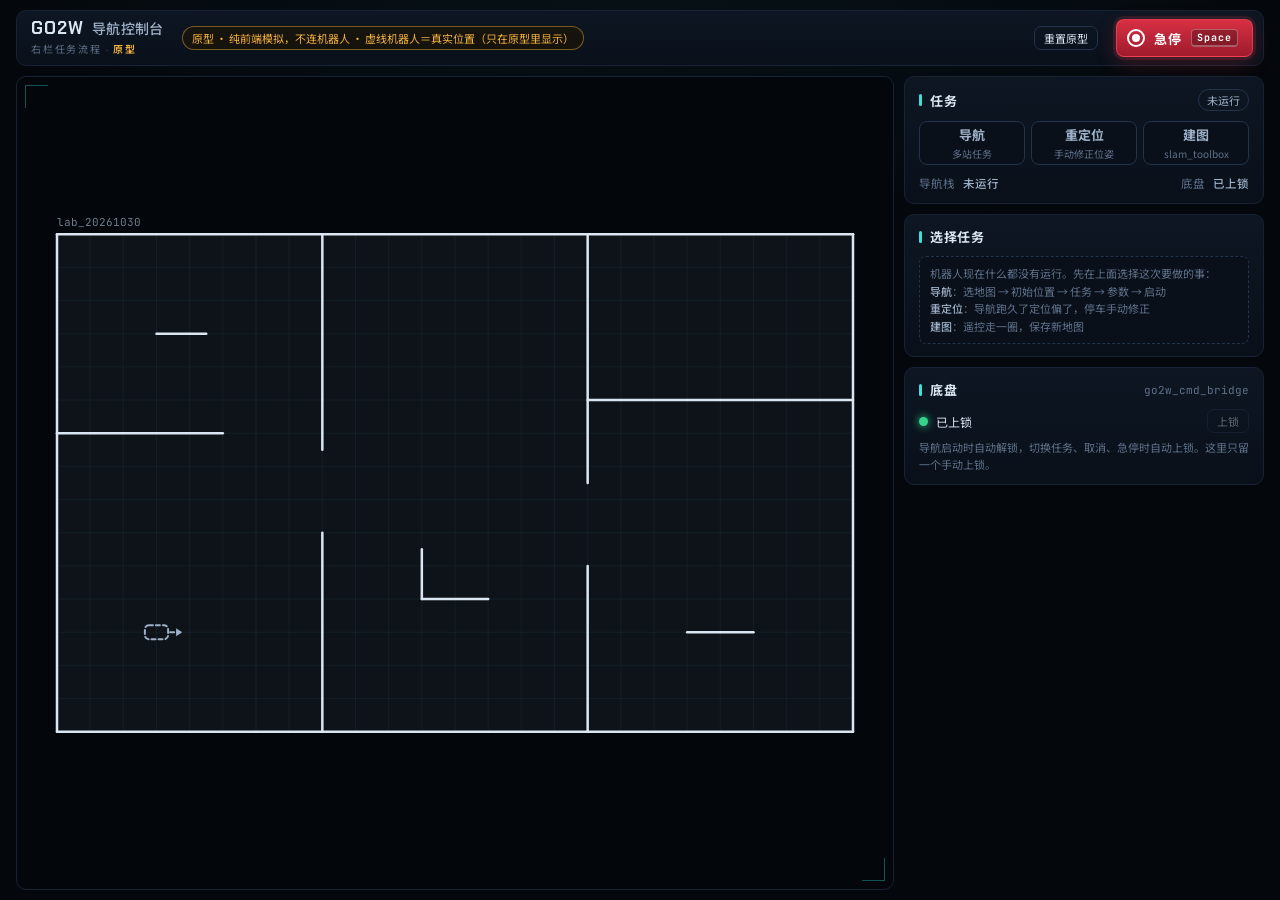
<file: prototype/right_panel.html>
<!doctype html>
<html lang="zh-CN">
<head>
<meta charset="utf-8">
<meta name="viewport" content="width=device-width, initial-scale=1">
<title>右栏任务流程原型</title>
<!-- 右栏「导航 / 重定位 / 建图」任务流程的可点原型：纯前端模拟，不连机器人，不改正式页面。
     直接用浏览器打开本文件即可（样式复用 ../static/css/console.css）。 -->
<link rel="preconnect" href="https://fonts.googleapis.com">
<link rel="preconnect" href="https://fonts.gstatic.com" crossorigin>
<link rel="stylesheet" href="https://fonts.googleapis.com/css2?family=Chakra+Petch:wght@500;600;700&family=JetBrains+Mono:wght@400;500&family=Noto+Sans+SC:wght@400;500;700&display=swap">
<link rel="stylesheet" href="../static/css/console.css">
<style>
.proto-tag{font-size:11px;padding:3px 9px;border-radius:999px;color:var(--warn);border:1px solid rgba(243,177,63,.45);background:rgba(30,20,4,.6);white-space:nowrap}
.top .grow{flex:1}
.stage{flex:1;min-height:0}
.center{grid-template-rows:minmax(0,1fr)}
.right{width:360px}

/* 任务切换 */
.tasks{display:grid;grid-template-columns:repeat(3,1fr);gap:6px}
.tasks button{height:44px;border-radius:8px;border:1px solid var(--line-2);background:var(--panel);display:flex;flex-direction:column;align-items:center;justify-content:center;gap:2px;font-size:13px;font-weight:700;color:var(--fg-2)}
.tasks button small{font-size:10px;font-weight:400;color:var(--muted)}
.tasks button:hover{border-color:var(--fg-2)}
.tasks button.on{color:var(--accent);border-color:var(--accent-line);background:var(--accent-soft);box-shadow:inset 0 0 0 1px var(--accent-line)}
.tasks button.on small{color:var(--accent)}
.robot-line{display:flex;align-items:center;gap:8px;margin-top:10px;font-size:11.5px;color:var(--muted)}
.robot-line b{color:var(--fg-2);font-weight:500}
.robot-line .sp{flex:1}

/* 步骤 */
.flow{display:flex;flex-direction:column;gap:6px}
.step{border:1px solid var(--line);border-radius:9px;background:var(--panel);overflow:hidden}
.step-h{display:grid;grid-template-columns:22px 1fr auto;gap:9px;align-items:center;padding:9px 11px;min-height:42px}
.step-n{width:22px;height:22px;border-radius:50%;display:grid;place-items:center;font:11px var(--f-mono);border:1px solid var(--line-2);color:var(--muted)}
.step-t{font-size:12.5px;font-weight:700;color:var(--fg-2)}
.step-s{display:block;font-size:11px;font-weight:400;color:var(--muted);margin-top:2px;font-family:var(--f-mono);overflow:hidden;text-overflow:ellipsis;white-space:nowrap}
.step-b{padding:0 11px 11px 42px}
.step[data-s="done"] .step-n{color:var(--ok);border-color:rgba(53,212,138,.45)}
.step[data-s="done"] .step-n::after{content:"✓"}
.step[data-s="done"] .step-n span{display:none}
.step[data-s="cur"]{border-color:var(--accent-line);background:linear-gradient(180deg,rgba(56,225,220,.05),var(--panel))}
.step[data-s="cur"] .step-n{color:var(--accent);border-color:var(--accent)}
.step[data-s="cur"] .step-t{color:var(--fg)}
.step[data-s="todo"]{opacity:.55}
.step[data-s="todo"] .step-b{display:none}
.step[data-s="done"]:not(.open) .step-b{display:none}
.step-b .hint{font-size:11px;color:var(--muted);line-height:1.6;margin:0 0 8px}
.step-b select,.step-b input[type=text],.step-b input[type=number]{height:28px;border-radius:6px;border:1px solid var(--line);background:var(--raise);color:var(--fg);padding:0 8px;font:12px var(--f-mono)}
.step-b select{width:100%}
.row{display:flex;gap:6px;align-items:center}
.row>.grow{flex:1;min-width:0}
.btn.full{width:100%}
.btn.big{height:40px;font-size:13px}
.big-btn-note{font-size:11px;color:var(--muted);margin-top:6px;line-height:1.5}
.kv{display:grid;grid-template-columns:auto 1fr;gap:4px 12px;font-size:11.5px}
.kv span{color:var(--muted)}
.kv b{font-family:var(--f-mono);font-weight:500;color:var(--fg)}
.stations{list-style:none;margin:8px 0 0;padding:0;font-size:11.5px;color:var(--fg-2);counter-reset:s}
.stations li{counter-increment:s;display:flex;gap:6px;padding:2px 0}
.stations li::before{content:counter(s);width:16px;height:16px;border-radius:50%;display:grid;place-items:center;font:9px var(--f-mono);background:rgba(255,224,138,.15);color:#ffe08a;flex:none}
.note{font-size:11px;color:var(--muted);line-height:1.6;padding:8px 10px;border-radius:7px;background:var(--panel);border:1px dashed var(--line-2)}
.note b{color:var(--fg-2);font-weight:500}
.note.warn{border-color:rgba(243,177,63,.45);color:var(--warn)}

/* 重定位 */
.match{display:flex;align-items:baseline;gap:8px}
.match b{font:600 30px var(--f-mono)}
.match small{color:var(--muted);font-size:11px}
.match-bar{height:6px;border-radius:999px;background:var(--panel);border:1px solid var(--line);overflow:hidden;margin:6px 0 8px}
.match-bar i{display:block;height:100%;border-radius:999px;transition:width .2s}
.legend{display:flex;gap:12px;font-size:11px;color:var(--fg-2);margin-top:4px}
.legend i{display:inline-block;width:8px;height:8px;border-radius:50%;margin-right:5px;vertical-align:middle}
.pad{display:grid;grid-template-columns:repeat(3,40px);grid-template-rows:repeat(3,34px);gap:4px;justify-content:center;margin:6px 0}
.pad button{border-radius:7px;border:1px solid var(--line-2);background:var(--raise);font-size:14px;color:var(--fg)}
.pad button:hover{border-color:var(--accent)}
.pad .c{font-size:10px;color:var(--muted)}
.seg2{display:inline-flex;border:1px solid var(--line-2);border-radius:7px;overflow:hidden}
.seg2 button{height:24px;padding:0 9px;border:0;background:none;font-size:11px;color:var(--fg-2)}
.seg2 button.on{background:var(--accent-soft);color:var(--accent)}
.delta{font:11px var(--f-mono);color:var(--muted);text-align:center;margin-top:2px}

/* 执行中 */
.run-card{border:1px solid var(--accent-line);border-radius:9px;padding:11px;background:linear-gradient(180deg,rgba(56,225,220,.06),var(--panel))}
.run-card h4{margin:0 0 2px;font-size:13px}
.run-card .sub{font-size:11.5px;color:var(--fg-2)}

.base-card .row{justify-content:space-between}
.lock{display:flex;align-items:center;gap:8px;font-size:12px}
.lock i{width:9px;height:9px;border-radius:50%;background:var(--muted)}
.lock[data-s="on"] i{background:var(--ok);box-shadow:0 0 8px var(--ok)}
.lock[data-s="off"] i{background:var(--warn)}

.modal .kv{margin:0 0 14px;padding:10px 12px;border-radius:8px;background:var(--panel);border:1px solid var(--line)}
.modal label.chk{display:flex;gap:8px;align-items:flex-start;font-size:12px;color:var(--fg);margin:0 0 14px;line-height:1.5;cursor:pointer}
.modal label.chk input{margin-top:3px;accent-color:var(--accent)}
.modal select{width:100%;height:30px;margin:0 0 12px;border-radius:6px;border:1px solid var(--line-2);background:var(--raise);color:var(--fg);padding:0 8px;font:12px var(--f-mono)}
.modal .warnline{color:var(--warn);font-size:12px;margin:-6px 0 14px;line-height:1.6}

.busy-mask{position:absolute;inset:0;z-index:5;display:grid;place-items:center;background:rgba(3,6,10,.55);font-size:13px;color:var(--fg-2)}
.busy-mask b{display:block;font-size:15px;color:var(--fg);margin-bottom:4px}
.map-tip{position:absolute;left:50%;top:14px;transform:translateX(-50%);z-index:4;padding:6px 12px;border-radius:8px;background:rgba(6,11,18,.9);border:1px solid var(--accent-line);font-size:12px;color:var(--fg-2);pointer-events:none;white-space:nowrap}
.map-tip b{color:var(--accent);font-weight:500}
</style>
</head>
<body>
<div class="app">
  <header class="top panel">
    <div class="brand">
      <div>
        <div class="brand-name">GO2W<span>导航控制台</span></div>
        <div class="brand-sub">右栏任务流程 · <b data-s="mock">原型</b></div>
      </div>
    </div>
    <span class="proto-tag">原型 · 纯前端模拟，不连机器人 · 虚线机器人＝真实位置（只在原型里显示）</span>
    <div class="grow"></div>
    <button class="btn ghost sm" id="reset">重置原型</button>
    <button class="estop" id="estopBtn"><span class="estop-ring"></span>急停<kbd>Space</kbd></button>
  </header>

  <div class="main">
    <main class="center">
      <section class="stage" id="stage">
        <canvas id="map"></canvas>
        <div class="map-tip" id="mapTip" hidden></div>
        <div class="busy-mask" id="busy" hidden><div><b id="busyT"></b><span id="busyS"></span></div></div>
      </section>
    </main>

    <aside class="col right">
      <section class="panel card">
        <div class="card-h"><h3>任务</h3><span class="pill" id="modePill">--</span></div>
        <div class="tasks" id="tasks">
          <button data-t="nav">导航<small>多站任务</small></button>
          <button data-t="reloc">重定位<small>手动修正位姿</small></button>
          <button data-t="map">建图<small>slam_toolbox</small></button>
        </div>
        <div class="robot-line"><span>导航栈</span><b id="stackTxt">--</b><span class="sp"></span><span>底盘</span><b id="armTxt">--</b></div>
      </section>

      <section class="panel card" id="body"></section>

      <section class="panel card base-card">
        <div class="card-h"><h3>底盘</h3><span class="meta">go2w_cmd_bridge</span></div>
        <div class="row"><div class="lock" id="lock"><i></i><span id="lockTxt">--</span></div><button class="btn sm ghost" id="lockBtn">上锁</button></div>
        <div class="big-btn-note">导航启动时自动解锁，切换任务、取消、急停时自动上锁。这里只留一个手动上锁。</div>
      </section>
    </aside>
  </div>
</div>

<script>
'use strict';
const $ = s => document.querySelector(s);
const clamp = (v, a, b) => Math.max(a, Math.min(b, v));
const wrap = a => Math.atan2(Math.sin(a), Math.cos(a));
const deg = r => r * 180 / Math.PI;
const esc = s => String(s).replace(/[&<>"]/g, c => ({ '&':'&amp;', '<':'&lt;', '>':'&gt;', '"':'&quot;' }[c]));

/* ---------- 假地图：墙是线段，单位米 ---------- */
const MAPS = {
  lab_20261030: { w: 24, h: 15, walls: [
    [0,0,24,0],[24,0,24,15],[24,15,0,15],[0,15,0,0],
    [8,0,8,6],[8,8.5,8,15],[16,0,16,5],[16,7.5,16,15],[16,10,24,10],[0,9,5,9],
    [11,4,13,4],[11,4,11,5.5],[19,3,21,3],[3,12,4.5,12],
  ]},
  corridor_20261028: { w: 30, h: 8, walls: [
    [0,0,30,0],[30,0,30,8],[30,8,0,8],[0,8,0,0],
    [0,3,9,3],[11.5,3,30,3],[0,5,20,5],[22.5,5,30,5],[9,3,9,0],[20,5,20,8],
  ]},
};
const ROUTES = [
  { id: 'r1', map: 'lab_20261030', name: '实验室巡检', pts: [[3,3,0],[12,6.5,0],[20,6.2,0],[20,12.5,1.57],[11,12,3.14]] },
  { id: 'r2', map: 'lab_20261030', name: '工位往返', pts: [[3,3,0],[12,6.5,0],[19.5,12.5,0]] },
  { id: 'r3', map: 'lab_20261030', name: '充电位', pts: [[3,3,0],[5,6.5,1.57]] },
  { id: 'r4', map: 'corridor_20261028', name: '走廊全程', pts: [[2,4,0],[15,4,0],[28,4,0],[28,6.5,1.57]] },
];
const HOME = { x: 3, y: 3, th: 0 };   // 原型里机器人真实停在这里

/* ---------- 状态 ---------- */
let S;
function fresh(){
  return {
    tab: null,                 // 右栏显示的任务（就是机器人当前的档位）
    stack: 'none',             // none | nav | loc | map ：在跑的进程
    busy: null,                // 启停中的文案
    armed: false, estop: false,
    map: 'lab_20261030',
    truth: { ...HOME },        // 真实位姿（只在原型里画）
    est: null,                 // AMCL 估计
    routeId: null, round: false, loops: 1, vx: 0.45, wz: 1.2,
    run: null,                 // 执行中的任务
    openStep: null,            // 已完成步骤里被展开的
    tool: null,                // init | null
    reloc: { orig: null, step: 1 },
    mapping: { t0: 0, saved: null, name: '', bag: false },
    driftNote: false,
  };
}
S = fresh();

/* ---------- 激光：从真实位姿射线求交，再按估计位姿画到地图上 ---------- */
function rayHit(x, y, a, walls){
  const dx = Math.cos(a), dy = Math.sin(a); let best = 12;
  for (const [x1,y1,x2,y2] of walls){
    const ex = x2-x1, ey = y2-y1, den = dx*ey - dy*ex; if (Math.abs(den) < 1e-9) continue;
    const t = ((x1-x)*ey - (y1-y)*ex) / den, u = ((x1-x)*dy - (y1-y)*dx) / den;
    if (t > 0.05 && u >= 0 && u <= 1 && t < best) best = t;
  }
  return best < 12 ? best : null;
}
function segDist(px, py, [x1,y1,x2,y2]){
  const ex = x2-x1, ey = y2-y1, L = ex*ex+ey*ey, t = L ? clamp(((px-x1)*ex+(py-y1)*ey)/L, 0, 1) : 0;
  return Math.hypot(px-(x1+t*ex), py-(y1+t*ey));
}
let scanCache = null;
function scan(){
  if (!S.est || S.stack === 'none' || S.stack === 'map') return null;
  const walls = MAPS[S.map].walls, T = S.truth, E = S.est, pts = []; let hit = 0;
  for (let i = 0; i < 240; i++){
    const a = i / 240 * Math.PI * 2, r = rayHit(T.x, T.y, T.th + a, walls); if (r == null) continue;
    const x = E.x + r*Math.cos(E.th + a), y = E.y + r*Math.sin(E.th + a);
    const ok = walls.some(w => segDist(x, y, w) < 0.12); if (ok) hit++;
    pts.push([x, y, ok]);
  }
  return { pts, match: pts.length ? 100 * hit / pts.length : 0 };
}
const err = () => S.est ? { d: Math.hypot(S.est.x - S.truth.x, S.est.y - S.truth.y), a: Math.abs(deg(wrap(S.est.th - S.truth.th))) } : null;

/* ---------- 地图绘制 ---------- */
const cv = $('#map'), ctx = cv.getContext('2d');
let W = 0, H = 0, sc = 1, ox = 0, oy = 0;
function resize(){
  const r = cv.getBoundingClientRect(), d = devicePixelRatio || 1;
  W = r.width; H = r.height; cv.width = W*d; cv.height = H*d; ctx.setTransform(d,0,0,d,0,0);
}
const fit = () => { const m = MAPS[S.map]; sc = Math.min((W-80)/m.w, (H-80)/m.h); ox = (W - m.w*sc)/2; oy = (H + m.h*sc)/2; };
const sx = x => ox + x*sc, sy = y => oy - y*sc;
const wx = px => (px-ox)/sc, wy = py => (oy-py)/sc;
function robot(p, col, dashed){
  ctx.save(); ctx.translate(sx(p.x), sy(p.y)); ctx.rotate(-p.th);
  const L = .7*sc, Wd = .42*sc;
  ctx.setLineDash(dashed ? [4,3] : []); ctx.lineWidth = 2; ctx.strokeStyle = col; ctx.fillStyle = dashed ? 'transparent' : col + '33';
  ctx.beginPath(); ctx.roundRect(-L/2, -Wd/2, L, Wd, 4); ctx.fill(); ctx.stroke();
  ctx.beginPath(); ctx.moveTo(L/2+2, 0); ctx.lineTo(L/2+12, 0); ctx.stroke();
  ctx.beginPath(); ctx.moveTo(L/2+14, 0); ctx.lineTo(L/2+8, -4); ctx.lineTo(L/2+8, 4); ctx.closePath(); ctx.fillStyle = col; ctx.fill();
  ctx.restore();
}
let drag = null;
function draw(){
  fit(); ctx.clearRect(0,0,W,H);
  const m = MAPS[S.map], mapping = S.stack === 'map';
  // 网格
  ctx.strokeStyle = 'rgba(56,225,220,.05)'; ctx.lineWidth = 1;
  for (let x = 0; x <= m.w; x++){ ctx.beginPath(); ctx.moveTo(sx(x), sy(0)); ctx.lineTo(sx(x), sy(m.h)); ctx.stroke(); }
  for (let y = 0; y <= m.h; y++){ ctx.beginPath(); ctx.moveTo(sx(0), sy(y)); ctx.lineTo(sx(m.w), sy(y)); ctx.stroke(); }
  ctx.fillStyle = mapping ? 'rgba(157,176,199,.04)' : 'rgba(157,176,199,.08)'; ctx.fillRect(sx(0), sy(m.h), m.w*sc, m.h*sc);
  ctx.strokeStyle = mapping ? 'rgba(219,230,243,.45)' : '#dbe6f3'; ctx.lineWidth = 2.5; ctx.lineCap = 'round';
  for (const [x1,y1,x2,y2] of m.walls){ ctx.beginPath(); ctx.moveTo(sx(x1), sy(y1)); ctx.lineTo(sx(x2), sy(y2)); ctx.stroke(); }
  // 路线
  const r = ROUTES.find(r => r.id === S.routeId);
  if (r && r.map === S.map && S.tab === 'nav'){
    ctx.strokeStyle = 'rgba(255,224,138,.55)'; ctx.setLineDash([6,5]); ctx.lineWidth = 2; ctx.beginPath();
    r.pts.forEach(([x,y], i) => i ? ctx.lineTo(sx(x), sy(y)) : ctx.moveTo(sx(x), sy(y)));
    if (S.round) ctx.lineTo(sx(r.pts[0][0]), sy(r.pts[0][1]));
    ctx.stroke(); ctx.setLineDash([]);
    r.pts.forEach(([x,y], i) => { ctx.fillStyle = '#ffe08a'; ctx.beginPath(); ctx.arc(sx(x), sy(y), 10, 0, 7); ctx.fill();
      ctx.fillStyle = '#1a1405'; ctx.font = '600 11px "JetBrains Mono"'; ctx.textAlign = 'center'; ctx.textBaseline = 'middle'; ctx.fillText(i+1, sx(x), sy(y)+.5); });
  }
  // 激光
  const sc_ = scanCache = scan();
  if (sc_){ for (const [x,y,ok] of sc_.pts){ ctx.fillStyle = ok ? '#35d48a' : '#ff4b5c'; ctx.beginPath(); ctx.arc(sx(x), sy(y), 2.2, 0, 7); ctx.fill(); } }
  // 真实位置（原型专用）+ 估计位置
  robot(S.truth, '#9db0c7', true);
  if (S.est && S.stack !== 'map') robot(S.est, '#38e1dc', false);
  if (drag && drag.kind === 'init'){
    const a = Math.atan2(drag.y1-drag.y0, drag.x1-drag.x0);
    robot({ x: drag.x0, y: drag.y0, th: Math.hypot(drag.x1-drag.x0, drag.y1-drag.y0) > .05 ? a : 0 }, '#6fb6ff', false);
  }
  // 地图名
  ctx.fillStyle = 'rgba(157,176,199,.7)'; ctx.font = '11px "JetBrains Mono"'; ctx.textAlign = 'left'; ctx.textBaseline = 'alphabetic';
  ctx.fillText(mapping ? '建图中 · 地图会随着走动长出来（原型里直接显示完整地图）' : S.map, sx(0), sy(m.h) - 8);
}

/* ---------- 地图交互：初始位置拖动、重定位拖动 ---------- */
const local = e => { const r = cv.getBoundingClientRect(); return [e.clientX - r.left, e.clientY - r.top]; };
cv.addEventListener('pointerdown', e => {
  const [px, py] = local(e), x = wx(px), y = wy(py);
  if (S.tool === 'init'){ cv.setPointerCapture(e.pointerId); drag = { kind: 'init', x0: x, y0: y, x1: x, y1: y }; draw(); return; }
  if (S.tab === 'reloc' && S.est && Math.hypot(x - S.est.x, y - S.est.y) < 1.0){
    cv.setPointerCapture(e.pointerId); drag = { kind: 'move', dx: S.est.x - x, dy: S.est.y - y, rot: e.shiftKey, a0: Math.atan2(y - S.est.y, x - S.est.x), th0: S.est.th };
  }
});
cv.addEventListener('pointermove', e => {
  if (!drag) return; const [px, py] = local(e), x = wx(px), y = wy(py);
  if (drag.kind === 'init'){ drag.x1 = x; drag.y1 = y; }
  else if (drag.rot) S.est.th = wrap(drag.th0 + Math.atan2(y - S.est.y, x - S.est.x) - drag.a0);
  else { S.est.x = x + drag.dx; S.est.y = y + drag.dy; }
  draw(); if (drag.kind === 'move') renderSoft();
});
cv.addEventListener('pointerup', () => {
  if (!drag) return;
  if (drag.kind === 'init'){
    const a = Math.hypot(drag.x1-drag.x0, drag.y1-drag.y0) > .05 ? Math.atan2(drag.y1-drag.y0, drag.x1-drag.x0) : 0;
    S.est = { x: drag.x0, y: drag.y0, th: a }; S.tool = null; S.openStep = null;
    toast('初始位置已发给 AMCL');
  }
  drag = null; render();
});

/* ---------- 弹窗 ---------- */
function modal({ title, html, ok = '确认', danger = false, onOk, need }){
  const s = document.createElement('div'); s.className = 'scrim';
  s.innerHTML = `<div class="modal" role="dialog" aria-modal="true"><h3>${esc(title)}</h3>${html}<div class="btn-row"><button class="btn ghost" data-a="c">取消</button><button class="btn ${danger ? 'danger' : 'pri'}" data-a="o">${esc(ok)}</button></div></div>`;
  const okBtn = s.querySelector('[data-a=o]');
  const sync = () => { if (need) okBtn.disabled = !need(s); };
  s.addEventListener('change', sync); sync();
  const close = () => { s.remove(); document.removeEventListener('keydown', k); };
  const k = e => { if (e.key === 'Escape') close(); };
  s.addEventListener('click', e => { const a = e.target.dataset.a; if (e.target === s || a === 'c') close(); if (a === 'o' && !okBtn.disabled){ const v = s; close(); onOk && onOk(v); } });
  document.addEventListener('keydown', k); document.body.appendChild(s); okBtn.focus();
}
let toastT;
function toast(msg, kind = 'ok'){
  let t = $('#toast'); if (!t){ t = document.createElement('div'); t.id = 'toast'; t.className = 'toast'; t.innerHTML = '<i></i><span></span>'; $('#stage').appendChild(t); }
  t.dataset.k = kind; t.querySelector('i').textContent = kind === 'ok' ? '✓' : '!'; t.querySelector('span').textContent = msg;
  t.classList.add('show'); clearTimeout(toastT); toastT = setTimeout(() => t.classList.remove('show'), 2600);
}
const mapOptions = sel => Object.keys(MAPS).map(m => `<option ${m === sel ? 'selected' : ''}>${m}</option>`).join('');
const STILL = '<label class="chk"><input type="checkbox" data-still>机器人已经站立、静止，周围没有人走动（FAST-LIO 初始化时机器人不能动）</label>';

/* ---------- 启停（模拟耗时） ---------- */
function startStack(kind, map, then){
  S.busy = { nav: '正在启动导航…', loc: '正在启动定位…', map: '正在启动建图…' }[kind];
  S.stack = 'none'; S.armed = false; S.run = null; render();
  setTimeout(() => {
    S.busy = null; S.stack = kind;
    if (map){ if (map !== S.map) { S.map = map; S.est = null; S.routeId = null; } }
    if (kind === 'map'){ S.est = null; S.mapping = { t0: performance.now(), saved: null, name: 'map_' + new Date().toTimeString().slice(0,5).replace(':',''), bag: false }; }
    if (kind !== 'map' && S.truth.mapLost){ S.truth = { ...HOME }; }
    toast({ nav: '导航已启动', loc: '定位已启动', map: '建图已启动' }[kind]);
    then && then(); render();
  }, 1800);
}
function lock(reason){ if (S.armed){ S.armed = false; if (reason) toast(reason, 'warn'); } }
function cancelRun(msg){ if (S.run){ S.run = null; lock(); if (msg) toast(msg, 'warn'); } }

/* ---------- 切换任务 ---------- */
function switchTo(t){
  if (S.busy || t === S.tab) return;
  const running = S.run ? `当前多站任务「${esc(S.run.route.name)}」会被取消。` : '';
  if (t === 'nav'){
    if (S.stack === 'nav' || S.stack === 'loc'){
      // 导航栈一直在：重定位 → 导航不用重启；只开了定位时要补上 Nav2，同样要静止确认
      if (S.stack === 'nav'){ S.tab = 'nav'; S.openStep = null; render(); return; }
    }
    const fromMap = S.stack === 'map' && !S.mapping.saved;
    modal({ title: '启动导航', ok: '启动导航',
      html: `<p>${S.stack === 'map' ? '将停止建图，' : S.stack === 'loc' ? '将停止定位，' : ''}启动 FAST-LIO、map_server、AMCL 和 Nav2。启动约需 10 秒，底盘保持锁定。</p>
        ${fromMap ? '<div class="warnline">当前建图还没有保存，停止后地图会丢失。</div>' : ''}
        <div class="hint" style="font-size:11px;color:var(--muted);margin-bottom:4px">导航用的地图</div>
        <select data-map>${mapOptions(S.stack === 'map' && S.mapping.saved ? S.mapping.saved : S.map)}</select>${STILL}`,
      need: s => s.querySelector('[data-still]').checked,
      onOk: s => { const map = s.querySelector('[data-map]').value; S.tab = 'nav'; S.openStep = null; startStack('nav', map); } });
    return;
  }
  if (t === 'reloc'){
    if (S.stack === 'nav'){
      const go = () => { cancelRun(); lock(); S.tab = 'reloc'; S.reloc.orig = S.est && { ...S.est }; render(); toast('导航栈保持运行，底盘已上锁', 'warn'); };
      if (S.run) return modal({ title: '切换到重定位', html: `<p>${running}底盘会上锁，导航栈保持运行，改完位姿可以直接回到导航。</p>`, ok: '切换', danger: true, onOk: go });
      return go();
    }
    // 导航没在跑：启动定位（map_server + AMCL）
    modal({ title: '启动定位（重定位）', ok: '启动定位',
      html: `<p>${S.stack === 'map' ? '将停止建图，' : ''}启动 FAST-LIO、map_server 和 AMCL（不启动 Nav2）。之后在地图上手动修正位姿。</p>
        ${S.stack === 'map' && !S.mapping.saved ? '<div class="warnline">当前建图还没有保存，停止后地图会丢失。</div>' : ''}
        <select data-map>${mapOptions(S.map)}</select>${STILL}`,
      need: s => s.querySelector('[data-still]').checked,
      onOk: s => { const map = s.querySelector('[data-map]').value; S.tab = 'reloc'; startStack('loc', map, () => { if (!S.est) S.est = { x: HOME.x + .9, y: HOME.y - .5, th: .25 }; S.reloc.orig = { ...S.est }; }); } });
    return;
  }
  if (t === 'map'){
    modal({ title: '切换到建图', ok: '开始建图', danger: S.stack !== 'none',
      html: `<p>${running}${S.stack !== 'none' ? '将停止导航栈，' : ''}启动 FAST-LIO 和 slam_toolbox。建图从机器人当前位置开始，地图的 x 轴取机器人此刻的朝向。</p>${STILL}`,
      need: s => s.querySelector('[data-still]').checked,
      onOk: () => { cancelRun(); S.tab = 'map'; startStack('map'); } });
  }
}
document.querySelectorAll('#tasks button').forEach(b => b.onclick = () => switchTo(b.dataset.t));

/* ---------- 右栏内容 ---------- */
function step(n, title, sub, state, body, key){
  return `<div class="step ${S.openStep === key ? 'open' : ''}" data-s="${state}" data-key="${key || ''}">
    <div class="step-h"><div class="step-n"><span>${n}</span></div><div class="step-t">${title}<span class="step-s">${sub || ''}</span></div>
    ${state === 'done' && key ? `<button class="btn sm ghost" data-open="${key}">${S.openStep === key ? '收起' : '更改'}</button>` : ''}</div>
    <div class="step-b">${body}</div></div>`;
}
const fmtT = s => `${Math.floor(s/60)}:${String(Math.floor(s%60)).padStart(2,'0')}`;
function navBody(){
  if (S.stack !== 'nav') return `<div class="note">导航没有运行。点上面的「导航」启动。</div>`;
  if (S.run) return runCard();
  const routes = ROUTES.filter(r => r.map === S.map), route = routes.find(r => r.id === S.routeId);
  const m = scanCache && S.est ? scanCache.match : null;
  const s1 = 'done', s2 = S.est ? 'done' : 'cur', s3 = !S.est ? 'todo' : route ? 'done' : 'cur', s4 = S.est && route ? 'done' : 'todo', s5 = S.est && route ? 'cur' : 'todo';
  const loopTxt = S.round ? (S.loops ? `循环 ${S.loops} 圈` : '一直循环') : '单程';
  return `<div class="flow">
    ${step(1, '地图', S.map, s1, `
      <p class="hint">换地图后 map_server 立即加载新图，AMCL 位姿作废，需要重新给初始位置。</p>
      <div class="row"><select class="grow" id="mapSel">${mapOptions(S.map)}</select><button class="btn sm" id="mapLoad">加载</button></div>`, 'map')}
    ${step(2, '初始位置', S.est ? `(${S.est.x.toFixed(2)}, ${S.est.y.toFixed(2)}) · ${deg(S.est.th).toFixed(0)}°${m != null ? ` · 匹配率 ${m.toFixed(0)}%` : ''}` : '还没有设置', s2, `
      <p class="hint">在地图上按住机器人实际所在的位置，往车头方向拖一下再松开。设好后看激光点（绿＝贴墙，红＝悬空）是否和墙对上。</p>
      <button class="btn ${S.tool === 'init' ? 'pri' : ''} full" id="initBtn">${S.tool === 'init' ? '正在地图上选择…（Esc 取消）' : '在地图上选择初始位置'}</button>`, 'init')}
    ${step(3, '导航任务', route ? `${route.name} · ${route.pts.length} 站` : routes.length ? '选择一个任务' : '这张地图还没有任务', s3, `
      <div class="row"><select class="grow" id="routeSel"><option value="">选择任务…</option>${routes.map(r => `<option value="${r.id}" ${r.id === S.routeId ? 'selected' : ''}>${esc(r.name)} · ${r.pts.length} 站</option>`).join('')}</select>
        <button class="btn sm" id="routeNew">新建</button></div>
      ${route ? `<ol class="stations">${route.pts.map(p => `<li>(${p[0].toFixed(1)}, ${p[1].toFixed(1)})</li>`).join('')}</ol><div class="row" style="margin-top:8px"><button class="btn sm ghost" id="routeEdit">编辑路线</button></div>` : ''}
      <p class="hint" style="margin:8px 0 0">只列出属于当前地图的任务。新建 / 编辑沿用现在的「导航点」工具和确认、检查、保存流程。</p>`, 'route')}
    ${step(4, '运行参数', `${loopTxt} · ${S.vx.toFixed(2)} m/s · ${S.wz.toFixed(1)} rad/s`, s4, `
      <div class="row" style="margin-bottom:6px"><label class="row" style="gap:5px;font-size:12px"><input type="checkbox" id="round" ${S.round ? 'checked' : ''} style="accent-color:var(--accent)">循环</label>
        <input type="number" id="loops" min="0" max="1000" value="${S.loops}" ${S.round ? '' : 'disabled'} style="width:64px"><span style="font-size:11.5px;color:var(--muted)">圈 · 0 = 一直循环</span></div>
      <div class="sl"><label>最大 vx</label><input type="range" id="vx" min="0.1" max="1.2" step="0.05" value="${S.vx}"><output>${S.vx.toFixed(2)} m/s</output></div>
      <div class="sl"><label>最大 wz</label><input type="range" id="wz" min="0.2" max="1.5" step="0.1" value="${S.wz}"><output>${S.wz.toFixed(1)} rad/s</output></div>`, 'param')}
    ${step(5, '启动导航', s5 === 'cur' ? '确认后自动解锁出发' : '先完成上面几步', s5, `
      <button class="btn pri big full" id="goBtn">启动导航</button>
      <div class="big-btn-note">会弹出确认框列出这次的设置；确认后底盘自动解锁并立即出发。</div>`)}
  </div>`;
}
function runCard(){
  const R = S.run, n = R.route.pts.length;
  const lap = R.round ? (R.loops ? `第 ${R.loop} / ${R.loops} 圈 · ` : `第 ${R.loop} 圈（一直循环）· `) : '';
  const done = R.done;
  return `<div class="run-card">
    <div class="row" style="justify-content:space-between;margin-bottom:4px"><h4>${esc(R.route.name)}</h4><span class="pill" data-s="${done ? 'ok' : S.estop ? 'crit' : 'run'}">${done ? '已完成' : S.estop ? '急停' : '执行中'}</span></div>
    <div class="sub">${done ? '全部站点已到达，底盘已上锁' : `${lap}正在前往第 ${R.i + 1} / ${n} 站`}</div>
    <div class="prog"><div class="prog-bar" style="width:${(done ? 1 : R.prog) * 100}%"></div></div>
    <div class="kv4"><div><span>站点</span><b>${Math.min(R.i + 1, n)}/${n}</b></div><div><span>用时</span><b>${fmtT(R.t)}</b></div><div><span>速度</span><b>${S.vx.toFixed(2)}</b></div><div><span>匹配率</span><b>${scanCache ? scanCache.match.toFixed(0) + '%' : '--'}</b></div></div>
    <div class="row" style="margin-top:10px">${done ? '<button class="btn full" id="runClose">返回任务设置</button>' : '<button class="btn danger full" id="runCancel">取消任务（自动上锁）</button>'}</div>
  </div>
  ${S.driftNote ? '<div class="note warn" style="margin-top:8px">原型：跑了一段之后定位慢慢偏了（看激光点开始变红）。可以点上面的「重定位」修正。</div>' : ''}`;
}
function relocBody(){
  if (S.stack !== 'nav' && S.stack !== 'loc') return `<div class="note">定位没有运行。点上面的「重定位」会先启动定位（map_server + AMCL）。</div>`;
  if (!S.est) return `<div class="note warn">AMCL 还没有位姿，没有可以修正的估计。先回「导航」第 2 步给初始位置。</div>`;
  const m = scanCache ? scanCache.match : 0, e = err(), o = S.reloc.orig, moved = o && S.est && (Math.hypot(S.est.x-o.x, S.est.y-o.y) > .001 || Math.abs(wrap(S.est.th-o.th)) > .001);
  const col = m >= 80 ? 'var(--ok)' : m >= 50 ? 'var(--warn)' : 'var(--crit)';
  const st = S.reloc.step, unit = [[.01, .5], [.05, 1], [.2, 5]][st];
  return `<div class="flow">
    <div class="note"><b>${S.stack === 'nav' ? '导航栈保持运行' : '只开了定位（没有 Nav2）'}</b> · 底盘已上锁。在当前估计的基础上手动修正，不是重新给初始位置。</div>
    <div class="step" data-s="cur"><div class="step-h"><div class="step-n"><span>1</span></div><div class="step-t">看偏差<span class="step-s">激光按当前估计画在地图上</span></div></div>
      <div class="step-b"><div class="match"><b style="color:${col}">${m.toFixed(0)}%</b><small>激光贴墙比例（匹配率）</small></div>
        <div class="match-bar"><i style="width:${m}%;background:${col}"></i></div>
        <div class="legend"><span><i style="background:#35d48a"></i>贴着墙</span><span><i style="background:#ff4b5c"></i>悬空 / 没对上</span></div>
        ${e ? `<div class="delta" style="text-align:left;margin-top:6px">原型才看得到的真实误差：${e.d.toFixed(2)} m · ${e.a.toFixed(1)}°</div>` : ''}</div></div>
    <div class="step" data-s="cur"><div class="step-h"><div class="step-n"><span>2</span></div><div class="step-t">手动微调<span class="step-s">方向键平移，Q / E 旋转</span></div></div>
      <div class="step-b">
        <div class="row" style="justify-content:space-between"><span style="font-size:11px;color:var(--muted)">步长</span>
          <div class="seg2" id="stepSeg">${['1 cm · 0.5°','5 cm · 1°','20 cm · 5°'].map((t,i) => `<button data-i="${i}" class="${i === st ? 'on' : ''}">${t}</button>`).join('')}</div></div>
        <div class="pad">
          <button data-n="rl" title="逆时针 (Q)">⟲</button><button data-n="u" title="上 (↑)">↑</button><button data-n="rr" title="顺时针 (E)">⟳</button>
          <button data-n="l" title="左 (←)">←</button><button class="c" disabled>${unit[0]*100} cm<br>${unit[1]}°</button><button data-n="r" title="右 (→)">→</button>
          <span></span><button data-n="d" title="下 (↓)">↓</button><span></span>
        </div>
        <p class="hint" style="margin:4px 0 0">也可以直接在地图上拖动青色机器人平移，按住 Shift 拖动旋转。改动在点「应用」之前不会发给 AMCL。</p>
        ${o && S.est ? `<div class="delta">相对改动 Δx ${(S.est.x-o.x).toFixed(2)} · Δy ${(S.est.y-o.y).toFixed(2)} · Δθ ${deg(wrap(S.est.th-o.th)).toFixed(1)}°</div>` : ''}
      </div></div>
    <div class="step" data-s="cur"><div class="step-h"><div class="step-n"><span>3</span></div><div class="step-t">应用<span class="step-s">发给 AMCL（小协方差）</span></div></div>
      <div class="step-b"><div class="row"><button class="btn ghost" id="relocUndo" ${moved ? '' : 'disabled'}>撤销改动</button><button class="btn pri grow" id="relocApply" ${moved ? '' : 'disabled'}>应用到 AMCL</button></div>
        <button class="btn full" id="relocBack" style="margin-top:8px">${S.stack === 'nav' ? '完成，返回导航' : '完成，启动导航…'}</button></div></div>
  </div>`;
}
function mapBody(){
  if (S.stack !== 'map') return `<div class="note">建图没有运行。点上面的「建图」开始。</div>`;
  const M = S.mapping, t = (performance.now() - M.t0) / 1000;
  return `<div class="flow">
    ${step(1, '建图中', `slam_toolbox · 已运行 ${fmtT(t)}`, 'done', '')}
    ${step(2, '遥控走一圈', '按 T 进入遥控，WASD 移动', 'cur', `
      <p class="hint">慢速走完整个区域，回到起点附近形成闭环。墙角、门口多停一下。</p>
      <div class="row"><button class="btn grow" id="teleBtn">进入键盘遥控 (T)</button></div>
      <label class="row" style="gap:6px;font-size:12px;margin-top:8px"><input type="checkbox" id="bagChk" ${M.bag ? 'checked' : ''} style="accent-color:var(--accent)">同时录包（data/bags）</label>`)}
    ${step(3, '地图对齐（可选）', '沿墙选两点，把地图转正', 'cur', `
      <div class="row"><button class="btn sm grow">沿墙选两点</button><button class="btn sm">对齐水平</button><button class="btn sm">对齐竖直</button></div>
      <p class="hint" style="margin:6px 0 0">沿用现在的地图对齐功能，只是从底部抽屉挪到这里。</p>`)}
    ${step(4, '保存地图', M.saved ? `已保存 ${M.saved}` : '还没有保存', M.saved ? 'done' : 'cur', `
      <div class="row"><input type="text" class="grow" id="mapName" value="${esc(M.name)}"><button class="btn sm pri" id="mapSave">保存</button></div>
      <p class="hint" style="margin:6px 0 0">可以多次保存，每次覆盖成当前进度。</p>`, 'save')}
    ${step(5, '结束建图', M.saved ? '' : '先保存，否则地图会丢失', M.saved ? 'cur' : 'todo', `
      <button class="btn pri full" id="mapToNav">用这张图去导航…</button>
      <button class="btn ghost full" id="mapStop" style="margin-top:6px">停止建图</button>`)}
  </div>`;
}
function render(){
  scanCache = scan();
  const tabs = document.querySelectorAll('#tasks button');
  tabs.forEach(b => b.classList.toggle('on', b.dataset.t === S.tab));
  const pill = $('#modePill');
  const mode = S.busy ? ['warn', '启动中'] : S.estop ? ['crit', '急停'] : S.run && !S.run.done ? ['run', '执行中'] : S.stack === 'none' ? ['', '未运行'] : ['ok', { nav: '导航', loc: '定位', map: '建图' }[S.stack] + '运行中'];
  pill.dataset.s = mode[0]; pill.textContent = mode[1];
  $('#stackTxt').textContent = S.busy || { none: '未运行', nav: '导航（FAST-LIO · AMCL · Nav2）', loc: '定位（FAST-LIO · AMCL）', map: '建图（FAST-LIO · slam_toolbox）' }[S.stack];
  $('#armTxt').textContent = S.armed ? '已解锁' : '已上锁';
  $('#lock').dataset.s = S.armed ? 'off' : 'on'; $('#lockTxt').textContent = S.armed ? '已解锁 · 运动中' : '已上锁';
  $('#lockBtn').disabled = !S.armed;
  $('#busy').hidden = !S.busy; if (S.busy){ $('#busyT').textContent = S.busy; $('#busyS').textContent = '机器人保持静止（原型里约 2 秒）'; }
  const body = S.tab === 'nav' ? navBody() : S.tab === 'reloc' ? relocBody() : S.tab === 'map' ? mapBody()
    : `<div class="card-h"><h3>选择任务</h3></div><div class="note">机器人现在什么都没有运行。先在上面选择这次要做的事：<br><b>导航</b>：选地图 → 初始位置 → 任务 → 参数 → 启动<br><b>重定位</b>：导航跑久了定位偏了，停车手动修正<br><b>建图</b>：遥控走一圈，保存新地图</div>`;
  $('#body').innerHTML = body;
  const tip = $('#mapTip');
  tip.hidden = !(S.tool === 'init' || S.tab === 'reloc' && S.est);
  tip.innerHTML = S.tool === 'init' ? '<b>初始位置</b>：按住机器人所在位置，往车头方向拖动后松开' : '<b>重定位</b>：拖动青色机器人平移，Shift + 拖动旋转，或用方向键 / Q / E';
  bind(); draw();
}
let softT = 0;
function renderSoft(){ const n = performance.now(); if (n - softT > 80){ softT = n; render(); } }

function bind(){
  const on = (id, ev, f) => { const el = document.getElementById(id); if (el) el[ev] = f; };
  document.querySelectorAll('[data-open]').forEach(b => b.onclick = () => { S.openStep = S.openStep === b.dataset.open ? null : b.dataset.open; render(); });
  on('mapLoad', 'onclick', () => { const v = $('#mapSel').value; if (v === S.map) return; modal({ title: `切换到地图 ${v}`, html: '<p>map_server 会立即加载这张地图，AMCL 位姿作废，需要重新给初始位置。</p>', ok: '切换', onOk: () => { S.map = v; S.est = null; S.routeId = null; S.openStep = null; render(); toast(`已加载 ${v}`); } }); });
  on('initBtn', 'onclick', () => { S.tool = S.tool === 'init' ? null : 'init'; render(); });
  on('routeSel', 'onchange', e => { S.routeId = e.target.value || null; render(); });
  on('routeNew', 'onclick', () => toast('原型：沿用现在的「导航点」工具新建', 'warn'));
  on('routeEdit', 'onclick', () => toast('原型：沿用现在的路线编辑器', 'warn'));
  on('round', 'onchange', e => { S.round = e.target.checked; render(); });
  on('loops', 'onchange', e => { S.loops = clamp(Math.round(+e.target.value || 0), 0, 1000); render(); });
  on('vx', 'oninput', e => { S.vx = +e.target.value; e.target.nextElementSibling.textContent = S.vx.toFixed(2) + ' m/s'; });
  on('vx', 'onchange', () => render());
  on('wz', 'oninput', e => { S.wz = +e.target.value; e.target.nextElementSibling.textContent = S.wz.toFixed(1) + ' rad/s'; });
  on('wz', 'onchange', () => render());
  on('goBtn', 'onclick', confirmGo);
  on('runCancel', 'onclick', () => { cancelRun('任务已取消，底盘已上锁'); render(); });
  on('runClose', 'onclick', () => { S.run = null; S.driftNote = false; render(); });
  // 重定位
  const seg = document.getElementById('stepSeg'); if (seg) seg.onclick = e => { const b = e.target.closest('[data-i]'); if (b){ S.reloc.step = +b.dataset.i; render(); } };
  document.querySelectorAll('.pad [data-n]').forEach(b => b.onclick = () => nudge(b.dataset.n));
  on('relocUndo', 'onclick', () => { S.est = { ...S.reloc.orig }; render(); });
  on('relocApply', 'onclick', () => { S.reloc.orig = { ...S.est }; toast(`已发给 AMCL，匹配率 ${scanCache.match.toFixed(0)}%`); render(); });
  on('relocBack', 'onclick', () => {
    const o = S.reloc.orig, pending = o && S.est && (Math.hypot(S.est.x-o.x, S.est.y-o.y) > .001 || Math.abs(wrap(S.est.th-o.th)) > .001);
    const go = () => { if (S.stack === 'nav'){ S.tab = 'nav'; S.driftNote = false; render(); } else switchTo('nav'); };
    if (pending) return modal({ title: '还有改动没应用', html: '<p>位姿改动还没有发给 AMCL。要先应用吗？</p>', ok: '应用并返回', onOk: () => { S.reloc.orig = { ...S.est }; toast('已发给 AMCL'); go(); } });
    go();
  });
  // 建图
  on('teleBtn', 'onclick', () => toast('原型：沿用现在的键盘遥控', 'warn'));
  on('bagChk', 'onchange', e => { S.mapping.bag = e.target.checked; toast(e.target.checked ? '开始录包' : '录包已停止'); });
  on('mapName', 'oninput', e => { S.mapping.name = e.target.value; });
  on('mapSave', 'onclick', () => { const n = S.mapping.name.trim() || 'map'; S.mapping.saved = n; if (!MAPS[n]) MAPS[n] = MAPS.lab_20261030; render(); toast(`地图已保存：${n}`); });
  on('mapToNav', 'onclick', () => switchTo('nav'));
  on('mapStop', 'onclick', () => modal({ title: '停止建图', html: '<p>将停止 slam_toolbox 和 FAST-LIO。已保存的地图不受影响。</p>', ok: '停止', danger: true, onOk: () => { S.stack = 'none'; S.tab = null; render(); } }));
}
function nudge(k){
  if (!S.est) return;
  const [d, a] = [[.01, .5], [.05, 1], [.2, 5]][S.reloc.step];
  if (k === 'u') S.est.y += d; if (k === 'd') S.est.y -= d; if (k === 'l') S.est.x -= d; if (k === 'r') S.est.x += d;
  if (k === 'rl') S.est.th = wrap(S.est.th + a * Math.PI / 180); if (k === 'rr') S.est.th = wrap(S.est.th - a * Math.PI / 180);
  render();
}
function confirmGo(){
  const route = ROUTES.find(r => r.id === S.routeId), m = scanCache ? scanCache.match : 0;
  const lowWarn = m < 60 ? `<div class="warnline">匹配率只有 ${m.toFixed(0)}%，初始位置可能不准。建议先回第 2 步重新设置。</div>` : '';
  modal({ title: '确认启动导航', ok: '解锁并出发',
    html: `<div class="kv">
      <span>地图</span><b>${S.map}</b>
      <span>初始位置</span><b>(${S.est.x.toFixed(2)}, ${S.est.y.toFixed(2)}) ${deg(S.est.th).toFixed(0)}° · 匹配率 ${m.toFixed(0)}%</b>
      <span>任务</span><b>${esc(route.name)} · ${route.pts.length} 站</b>
      <span>循环</span><b>${S.round ? (S.loops ? `${S.loops} 圈（终点直接回 1 号站）` : '一直循环') : '单程'}</b>
      <span>速度上限</span><b>${S.vx.toFixed(2)} m/s · ${S.wz.toFixed(1)} rad/s</b></div>
      ${lowWarn}<p style="margin-bottom:14px">确认后底盘<b style="color:var(--warn)">自动解锁并立即出发</b>。随时可以按急停（Space）或「取消任务」。</p>`,
    onOk: () => {
      if (S.estop) return toast('急停中：先解除急停', 'err');
      S.armed = true; S.openStep = null;
      S.run = { route, i: 0, loop: 1, round: S.round, loops: S.loops, t: 0, prog: 0, done: false, legFrom: { ...S.truth } };
      toast('底盘已解锁，出发');
      render();
    } });
}

/* ---------- 执行模拟：机器人沿站点走，定位误差慢慢累积 ---------- */
let last = performance.now();
function tick(t){
  const dt = Math.min(.1, (t - last) / 1000); last = t;
  const R = S.run;
  if (R && !R.done && S.armed && !S.estop){
    R.t += dt;
    const tgt = R.route.pts[R.i], T = S.truth, v = S.vx * 3;     // 原型里放快 3 倍
    const dx = tgt[0] - T.x, dy = tgt[1] - T.y, dist = Math.hypot(dx, dy);
    const step_ = Math.min(dist, v * dt);
    if (dist > .02){
      const h = Math.atan2(dy, dx); T.th = T.th + clamp(wrap(h - T.th), -S.wz*3*dt, S.wz*3*dt);
      T.x += step_ * dx / dist; T.y += step_ * dy / dist;
      // 估计位姿跟着走，但带一点系统误差 → 跑久了慢慢偏
      if (S.est){ S.est.x += step_ * dx / dist * 1.03; S.est.y += step_ * dy / dist * 1.03 - step_ * .01; S.est.th = wrap(S.est.th + (T.th - S.est.th) * .9 + .0025 * step_); }
    } else {
      R.i++;
      const n = R.route.pts.length;
      if (R.i >= n){
        if (R.round && (R.loops === 0 || R.loop < R.loops)){ R.i = 0; R.loop++; }
        else { R.done = true; S.armed = false; toast('多站任务完成，底盘已上锁'); }
      }
    }
    R.prog = R.done ? 1 : (R.i + (1 - Math.min(1, dist / 6))) / R.route.pts.length;
    if (scanCache && scanCache.match < 70) S.driftNote = true;
    renderSoft();
  }
  draw();
  requestAnimationFrame(tick);
}

/* ---------- 键盘、急停、重置 ---------- */
window.addEventListener('keydown', e => {
  if (e.target.closest('input,select,textarea')) return;
  if (e.code === 'Space'){ e.preventDefault(); return estop(); }
  if (e.key === 'Escape' && S.tool){ S.tool = null; render(); return; }
  if (S.tab === 'reloc'){
    const k = { ArrowUp: 'u', ArrowDown: 'd', ArrowLeft: 'l', ArrowRight: 'r', q: 'rl', e: 'rr', Q: 'rl', E: 'rr' }[e.key];
    if (k){ e.preventDefault(); nudge(k); }
  }
});
function estop(){
  if (S.estop){
    return modal({ title: '解除急停', html: '<p>解除后底盘仍保持上锁，重新启动任务时才会解锁。</p>', ok: '解除', onOk: () => { S.estop = false; render(); } });
  }
  S.estop = true; if (S.run && !S.run.done) S.run = null; S.armed = false; toast('已急停：任务已取消，底盘已上锁', 'err'); render();
}
$('#estopBtn').onclick = estop;
$('#lockBtn').onclick = () => { cancelRun(); lock(); render(); toast('底盘已上锁', 'warn'); };
$('#reset').onclick = () => { S = fresh(); render(); };
new ResizeObserver(() => { resize(); draw(); }).observe($('#stage'));
resize(); render(); requestAnimationFrame(tick);
</script>
</body>
</html>
</file>
<file: static/css/console.css>
/* Layout: control-room console — health strip on top, layers | map stage + drawer | task & control rail */
:root{
  color-scheme:dark;
  --bg:#04070c; --panel:#09101a; --panel-2:#0d1622; --raise:#132032; --line:#172334; --line-2:#22334a;
  --fg:#dbe6f3; --fg-2:#9db0c7; --muted:#5f718a;
  --accent:#38e1dc; --accent-soft:rgba(56,225,220,.12); --accent-line:rgba(56,225,220,.35);
  --cloud:#ff4fa3; --traj:#b28cff; --particle:#ffe08a;
  --ok:#35d48a; --warn:#f3b13f; --crit:#ff4b5c;
  --f-display:"Chakra Petch","Noto Sans SC",system-ui,sans-serif;
  --f-body:"Noto Sans SC","PingFang SC","Microsoft YaHei",system-ui,sans-serif;
  --f-mono:"JetBrains Mono",ui-monospace,Menlo,Consolas,monospace;
}
*{box-sizing:border-box}
html,body{height:100%}
body{margin:0;background:var(--bg);color:var(--fg);font-family:var(--f-body);font-size:13px;overflow:hidden;
  background-image:radial-gradient(1200px 600px at 50% -10%,rgba(56,225,220,.06),transparent 60%)}
[hidden]{display:none!important}
button{font:inherit;color:inherit;cursor:pointer}
button:focus-visible,input:focus-visible,select:focus-visible{outline:2px solid var(--accent);outline-offset:2px}
.mono{font-family:var(--f-mono);font-variant-numeric:tabular-nums}
kbd{font-family:var(--f-mono);font-size:10px;padding:1px 5px;border:1px solid var(--line-2);border-bottom-width:2px;border-radius:4px;color:var(--fg-2);background:var(--panel)}

.app{height:100%;display:grid;grid-template-rows:56px minmax(0,1fr);gap:10px;padding:10px 16px}
.panel{background:linear-gradient(180deg,var(--panel-2),var(--panel));border:1px solid var(--line);border-radius:10px}

/* ---------- top bar ---------- */
.top{display:flex;align-items:center;gap:18px;padding:0 10px 0 14px}
.brand{display:flex;align-items:center;gap:10px;flex:none}
.brand svg{width:30px;height:30px}
.brand-name{font-family:var(--f-display);font-weight:700;font-size:17px;letter-spacing:.06em;line-height:1}
.brand-name span{font-family:var(--f-body);font-weight:500;font-size:14px;letter-spacing:.02em;margin-left:8px;color:var(--fg-2)}
.brand-sub{font-family:var(--f-display);font-size:10px;letter-spacing:.18em;color:var(--muted);margin-top:4px}
.brand-sub b{font-weight:600}
.brand-sub b[data-s="mock"]{color:var(--warn)}
.brand-sub b[data-s="ros"]{color:var(--accent)}
.chips{display:flex;gap:6px;flex:1;min-width:0;overflow:hidden}
.chip{display:flex;align-items:center;gap:7px;height:30px;padding:0 11px;border-radius:7px;background:var(--panel);border:1px solid var(--line);white-space:nowrap;flex:none}
.chip i{width:7px;height:7px;border-radius:50%;background:var(--muted)}
.chip .k{color:var(--muted);font-size:12px}
.chip b{font-family:var(--f-mono);font-weight:500;font-size:12px}
.chip[data-s="ok"] i{background:var(--ok);box-shadow:0 0 8px var(--ok)}
.chip[data-s="warn"] i{background:var(--warn);box-shadow:0 0 8px var(--warn)}
.chip[data-s="warn"] b{color:var(--warn)}
.chip[data-s="crit"]{border-color:rgba(255,75,92,.5);background:rgba(255,75,92,.08)}
.chip[data-s="crit"] i{background:var(--crit);box-shadow:0 0 8px var(--crit)}
.chip[data-s="crit"] b{color:var(--crit)}
.chip.rec{border-color:rgba(255,75,92,.45)}
.chip.rec i{background:var(--crit);animation:blink 1s steps(2) infinite}
@keyframes blink{50%{opacity:.2}}
.top-right{display:flex;align-items:center;gap:10px;flex:none}
.seg{display:flex;padding:3px;border-radius:8px;background:var(--panel);border:1px solid var(--line)}
.seg button{border:0;background:none;padding:5px 12px;border-radius:6px;color:var(--fg-2);font-size:12px}
.seg button.on{background:var(--raise);color:var(--fg);box-shadow:inset 0 0 0 1px var(--line-2)}
.clock{font-family:var(--f-mono);font-size:13px;color:var(--fg-2);min-width:64px;text-align:right}
.estop{display:flex;align-items:center;gap:9px;height:38px;padding:0 14px 0 10px;border-radius:8px;border:1px solid rgba(255,75,92,.65);
  background:linear-gradient(180deg,#d82f43,#9e1b2c);color:#fff;font-weight:700;letter-spacing:.08em;box-shadow:0 0 0 3px rgba(255,75,92,.12),0 6px 20px rgba(216,47,67,.25)}
.estop:hover{filter:brightness(1.1)}
.estop kbd{background:rgba(0,0,0,.25);border-color:rgba(255,255,255,.3);color:#fff}
.estop-ring{width:18px;height:18px;border-radius:50%;border:2px solid #fff;position:relative}
.estop-ring::after{content:"";position:absolute;inset:3px;border-radius:50%;background:#fff}

/* ---------- main grid ---------- */
/* 三栏用 flex：左右栏收起时直接不占位，中间自动变宽 */
.main{display:flex;gap:10px;min-height:0}
.col{display:flex;flex-direction:column;gap:10px;min-height:0;overflow:auto;scrollbar-width:thin;scrollbar-color:var(--line-2) transparent}
.left{flex:none;width:288px}
.right{flex:none;width:336px}
.center{flex:1;display:grid;grid-template-rows:minmax(0,1fr) auto;gap:10px;min-height:0;min-width:0}
body.demo .left,body.demo .drawer,body.demo .debug-only,body.left-off .left,body.right-off .right,body.demo #leftToggle{display:none}

/* 地图左右边缘的收起 / 展开把手 */
.side-tab{position:absolute;z-index:4;top:50%;transform:translateY(-50%);width:18px;height:64px;padding:0;display:grid;place-items:center;
  border:1px solid var(--line-2);background:rgba(6,11,18,.85);color:var(--fg-2)}
.side-tab:hover{color:var(--accent);border-color:var(--accent-line);background:var(--raise)}
.side-tab svg{width:14px;height:14px;transition:transform .2s}
#leftToggle{left:0;border-left:0;border-radius:0 8px 8px 0}
#rightToggle{right:0;border-right:0;border-radius:8px 0 0 8px}
body.left-off #leftToggle svg,body.right-off #rightToggle svg{transform:rotate(180deg)}

.card{padding:12px 14px}
.card-h{display:flex;align-items:center;justify-content:space-between;gap:8px;margin-bottom:10px}
.card-h h3{margin:0;font-size:13px;font-weight:700;letter-spacing:.04em;display:flex;align-items:center;gap:8px}
.card-h h3::before{content:"";width:3px;height:12px;border-radius:2px;background:var(--accent)}
.card-h .meta{font-family:var(--f-mono);font-size:11px;color:var(--muted)}
.pill{font-size:11px;padding:2px 8px;border-radius:999px;border:1px solid var(--line-2);color:var(--fg-2);white-space:nowrap}
.pill[data-s="ok"]{color:var(--ok);border-color:rgba(53,212,138,.4);background:rgba(53,212,138,.08)}
.pill[data-s="run"]{color:var(--accent);border-color:var(--accent-line);background:var(--accent-soft)}
.pill[data-s="warn"]{color:var(--warn);border-color:rgba(243,177,63,.4);background:rgba(243,177,63,.08)}
.pill[data-s="crit"]{color:var(--crit);border-color:rgba(255,75,92,.45);background:rgba(255,75,92,.08)}

/* robot card */
.robot{display:grid;grid-template-columns:64px 1fr;gap:12px;align-items:center}
.robot-ico{width:64px;height:64px;border-radius:10px;background:radial-gradient(circle at 50% 60%,rgba(56,225,220,.18),transparent 70%),var(--panel);border:1px solid var(--line);display:grid;place-items:center}
/* 有照片（web/static/img/go2w.jpg）时：卡片换成横向照片，标题旁换成方形照片 */
.robot-ico{overflow:hidden}
.robot-photo{width:100%;height:100%;object-fit:cover;display:block}
body.has-photo .robot{grid-template-columns:104px 1fr}
body.has-photo .robot-ico{width:104px;height:78px;background:var(--panel)}
.brand-photo{width:30px;height:30px;border-radius:8px;object-fit:cover;border:1px solid var(--line-2);display:block}
.robot-name{font-family:var(--f-display);font-weight:700;font-size:18px;letter-spacing:.04em}
.robot-sub{color:var(--muted);font-size:11px;margin-top:2px}
.pose-row{display:flex;align-items:center;gap:6px;margin-top:8px;flex-wrap:wrap}
.pose-txt{flex:1;min-width:0;font-size:11px;color:var(--muted)}
.pose-txt b{color:var(--fg-2);font-weight:500}
.pose-txt.warn b{color:var(--warn)}
.stat4{display:grid;grid-template-columns:repeat(4,1fr);gap:6px;margin-top:12px}
.stat4 div{background:var(--panel);border:1px solid var(--line);border-radius:7px;padding:6px 7px;min-width:0}
.stat4 span{display:block;font-size:10px;color:var(--muted)}
.stat4 b{font-family:var(--f-mono);font-weight:500;font-size:12px;white-space:nowrap}

/* layers */
.layers{display:flex;flex-direction:column;gap:2px}
.layer{display:grid;grid-template-columns:12px 1fr 30px;align-items:center;gap:9px;padding:6px 6px;border-radius:6px}
.layer:hover{background:var(--panel)}
.layer.na{opacity:.45}
.sw{width:10px;height:10px;border-radius:3px}
.layer .nm{font-size:12.5px;min-width:0}
.layer .nm small{display:block;font-family:var(--f-mono);font-size:10px;color:var(--muted);white-space:nowrap;overflow:hidden;text-overflow:ellipsis}
.tg{width:30px;height:17px;border-radius:999px;background:var(--line-2);border:0;position:relative;padding:0;transition:background .15s}
.tg::after{content:"";position:absolute;top:2px;left:2px;width:13px;height:13px;border-radius:50%;background:var(--fg-2);transition:transform .15s}
.tg[aria-checked="true"]{background:rgba(56,225,220,.45)}
.tg[aria-checked="true"]::after{transform:translateX(13px);background:#fff}

/* topics */
.topics-card{flex:1;min-height:220px;display:flex;flex-direction:column}
.search{width:100%;height:30px;border-radius:7px;border:1px solid var(--line);background:var(--panel);color:var(--fg);padding:0 10px;font:12px var(--f-mono);margin-bottom:6px}
.topics{overflow:auto;flex:1;min-height:0;scrollbar-width:thin;scrollbar-color:var(--line-2) transparent}
.topic{display:grid;grid-template-columns:7px 1fr auto;gap:8px;align-items:center;width:100%;text-align:left;border:0;background:none;padding:6px 6px;border-radius:6px}
.topic:hover{background:var(--panel)}
.topic i{width:6px;height:6px;border-radius:50%;background:var(--ok)}
.topic.off i{background:var(--muted)}
.topic.off .tn{color:var(--muted)}
.topic .tn{display:block;font-family:var(--f-mono);font-size:11.5px;white-space:nowrap;overflow:hidden;text-overflow:ellipsis}
.topic .tt{display:block;font-size:10px;color:var(--muted);font-family:var(--f-mono);white-space:nowrap;overflow:hidden;text-overflow:ellipsis}
.topic .th{font-family:var(--f-mono);font-size:11px;color:var(--fg-2)}
.dom0{font-size:9px;color:var(--warn);border:1px solid rgba(243,177,63,.35);border-radius:3px;padding:0 3px;margin-left:4px}

/* ---------- stage ---------- */
.stage{position:relative;border-radius:10px;overflow:hidden;border:1px solid var(--line);background:#03060a;min-height:320px}
/* 必须显式铺满：画布像素是 CSS 尺寸 × devicePixelRatio，不写的话 Retina 屏上会按 2 倍尺寸显示 */
.stage canvas{position:absolute;inset:0;width:100%;height:100%;display:block;touch-action:none}
.stage::before,.stage::after{content:"";position:absolute;width:22px;height:22px;pointer-events:none;z-index:2;border:1.5px solid var(--accent-line)}
.stage::before{top:8px;left:8px;border-right:0;border-bottom:0}
.stage::after{bottom:8px;right:8px;border-left:0;border-top:0}
.hud{position:absolute;z-index:3;background:rgba(6,11,18,.78);backdrop-filter:blur(8px);border:1px solid var(--line);border-radius:8px}
.hud-tl{top:14px;left:14px;padding:9px 12px;display:grid;grid-template-columns:auto auto;gap:3px 14px;font-size:11px}
.hud-tl .k{color:var(--muted)}
.hud-tl .v{font-family:var(--f-mono);color:var(--fg)}
.hud-tl .title{grid-column:1/-1;display:flex;align-items:center;gap:8px;font-family:var(--f-display);font-size:12px;letter-spacing:.08em;margin-bottom:4px;color:var(--fg-2);
  border:0;background:none;padding:0;text-align:left}
.hud-tl .title b{color:var(--fg);font-family:var(--f-mono);font-weight:500;letter-spacing:0}
.hud-tl .title svg{width:13px;height:13px;color:var(--muted);transition:transform .15s}
.hud-tl.mini .title{margin-bottom:0}
.hud-tl.mini .title svg{transform:rotate(-90deg)}
.hud-tl.mini>span{display:none}
.aim-hint{position:absolute;z-index:4;left:50%;bottom:66px;transform:translateX(-50%);padding:6px 12px;border-radius:8px;font-size:12px;color:var(--fg-2);
  background:rgba(6,11,18,.88);border:1px solid var(--line-2);pointer-events:none;white-space:nowrap}
.aim-hint b{color:var(--accent);font-weight:500}
.hud-tr{top:14px;right:14px;display:flex;flex-direction:column;gap:2px;padding:4px}
.ib{width:32px;height:32px;display:grid;place-items:center;border:0;background:none;border-radius:6px;color:var(--fg-2)}
.ib:hover{background:var(--raise);color:var(--fg)}
.ib.on{color:var(--accent);background:var(--accent-soft)}
.ib svg{width:17px;height:17px}
.toolbar{position:absolute;z-index:3;max-width:calc(100% - 24px);overflow-x:auto;left:50%;bottom:16px;transform:translateX(-50%);display:flex;align-items:center;gap:2px;padding:5px;border-radius:10px;
  background:rgba(6,11,18,.85);backdrop-filter:blur(8px);border:1px solid var(--line-2);box-shadow:0 10px 30px rgba(0,0,0,.4)}
.tool{display:flex;flex:none;align-items:center;gap:7px;height:34px;padding:0 11px;border:0;background:none;border-radius:7px;color:var(--fg-2);font-size:12px;white-space:nowrap}
.tool svg{width:16px;height:16px;flex:none}
.tool:hover{background:var(--raise);color:var(--fg)}
.tool.on{background:var(--accent-soft);color:var(--accent);box-shadow:inset 0 0 0 1px var(--accent-line)}
.tool kbd{margin-left:2px}
.tsep{width:1px;height:22px;background:var(--line-2);margin:0 4px}
/* 左下、右下两块抬到工具栏上方，窄屏时不会盖住工具栏两端 */
.hud-bl{left:14px;bottom:66px;padding:8px 11px;display:flex;flex-direction:column;gap:6px;font-size:11px}
.scale{display:flex;align-items:center;gap:8px;font-family:var(--f-mono);color:var(--fg-2)}
.scale-bar{height:6px;border:1.5px solid var(--fg-2);border-top:0}
.cursor{font-family:var(--f-mono);color:var(--muted);white-space:pre}
.cursor b{color:var(--fg-2);font-weight:400}
.hud-br{right:14px;bottom:66px;padding:8px 11px;font-size:10.5px;color:var(--fg-2);display:flex;flex-direction:column;gap:5px}
.lg{display:flex;align-items:center;gap:7px}
.lg span{width:14px;height:3px;border-radius:2px}
.grad{width:70px!important;height:6px!important;background:linear-gradient(90deg,#ff4fa3,#a86bff,#6fb6ff)}
.toast{position:absolute;z-index:6;top:14px;left:50%;transform:translate(-50%,-8px);opacity:0;pointer-events:none;display:flex;align-items:center;gap:9px;
  padding:9px 15px;border-radius:9px;background:rgba(10,18,28,.94);border:1px solid var(--line-2);font-size:13px;transition:opacity .2s,transform .2s;box-shadow:0 10px 30px rgba(0,0,0,.45)}
.toast.show{opacity:1;transform:translate(-50%,0)}
.toast i{width:18px;height:18px;border-radius:50%;display:grid;place-items:center;font-style:normal;font-size:12px;font-weight:700;color:#03140c;background:var(--ok)}
.toast[data-k="err"] i{background:var(--crit);color:#fff}
.toast[data-k="warn"] i{background:var(--warn)}
.banner{position:absolute;z-index:5;inset:0;display:grid;place-items:center;background:repeating-linear-gradient(135deg,rgba(255,75,92,.07) 0 14px,transparent 14px 28px);border:2px solid rgba(255,75,92,.55);border-radius:10px}
.banner-box{text-align:center;padding:20px 28px;border-radius:12px;background:rgba(20,6,10,.92);border:1px solid rgba(255,75,92,.5)}
.banner-box h2{margin:0 0 6px;font-family:var(--f-display);color:var(--crit);letter-spacing:.12em;font-size:22px}
.banner-box p{margin:0 0 14px;color:var(--fg-2)}
.offline{position:absolute;z-index:4;inset:0;display:grid;place-items:center;pointer-events:none}
.offline div{pointer-events:auto;text-align:center;padding:18px 24px;border-radius:12px;background:rgba(6,11,18,.9);border:1px solid var(--line-2);color:var(--fg-2);line-height:1.7}
.offline b{display:block;color:var(--fg);font-size:15px;margin-bottom:4px}
.tele{position:absolute;z-index:4;top:14px;left:50%;transform:translateX(-50%);display:flex;align-items:center;gap:14px;padding:8px 14px;border-radius:9px;background:rgba(6,11,18,.88);border:1px solid var(--accent-line);font-size:12px}
.keys{display:grid;grid-template-columns:repeat(3,22px);gap:3px}
.keys kbd{display:grid;place-items:center;height:20px;padding:0}
.keys kbd.dn{background:var(--accent);color:#03140c;border-color:var(--accent)}
.gear{display:flex;border:1px solid var(--line-2);border-radius:6px;overflow:hidden}
.gear button{all:unset;cursor:pointer;padding:3px 9px;font-size:12px;color:var(--fg-2)}
.gear button+button{border-left:1px solid var(--line-2)}
.gear button.on{background:var(--accent);color:#03140c}
.mode-tag{position:absolute;z-index:3;top:14px;left:50%;transform:translateX(-50%);padding:5px 12px;border-radius:999px;font-size:12px;color:var(--warn);border:1px solid rgba(243,177,63,.45);background:rgba(30,20,4,.8)}

/* ---------- drawer ---------- */
/* 摄像头浮窗：放在地图区里，可拖动、可按比例缩放；位置和大小由 camera.js 写 left/top/width */
.cam-float{position:absolute;z-index:4;display:flex;flex-direction:column;border-radius:9px;overflow:hidden;
  background:rgba(6,11,18,.92);backdrop-filter:blur(8px);border:1px solid var(--line-2);box-shadow:0 12px 32px rgba(0,0,0,.5)}
.cam-float[hidden]{display:none}
.cam-float.moving{user-select:none;opacity:.92}
.cam-head{display:flex;align-items:center;gap:6px;height:28px;padding:0 2px 0 10px;cursor:move;touch-action:none;font-size:11px;color:var(--fg-2);letter-spacing:.04em}
.cam-head .sp,.cam-bar .sp{flex:1}
.cam-head .cam-x{width:24px;height:24px;cursor:pointer}
.cam-head .cam-x svg{width:13px;height:13px}
.cam-view{position:relative;width:100%;aspect-ratio:var(--ar,16/9);background:#000;overflow:hidden}
.cam-view video{position:absolute;inset:0;width:100%;height:100%;object-fit:contain;background:#000}
.cam-msg{position:absolute;inset:0;display:grid;place-items:center;padding:12px;text-align:center;color:var(--muted);font-size:12px;background:rgba(0,0,0,.55)}
.cam-msg[hidden]{display:none}
.cam-bar{display:flex;align-items:center;gap:8px;min-height:24px;padding:2px 22px 2px 10px;font:10.5px var(--f-mono);color:var(--muted);white-space:nowrap;overflow:hidden}
.cam-bar #camInfo{overflow:hidden;text-overflow:ellipsis}
.cam-grip{position:absolute;right:0;bottom:0;width:18px;height:18px;cursor:nwse-resize;touch-action:none;
  background:linear-gradient(135deg,transparent 0 50%,var(--fg-2) 50% 56%,transparent 56% 68%,var(--fg-2) 68% 74%,transparent 74%)}
.drawer{position:relative;display:flex;flex-direction:column;height:var(--dh,212px);min-width:0;transition:height .2s}
.drawer.collapsed{height:40px}
.drawer.dragging{transition:none;user-select:none}
/* 上边缘拖动调整高度 */
.drawer-grip{position:absolute;z-index:2;left:0;right:0;top:-6px;height:12px;cursor:ns-resize}
.drawer-grip::after{content:"";position:absolute;left:50%;top:4px;width:44px;height:4px;margin-left:-22px;border-radius:2px;background:var(--line-2);opacity:0;transition:opacity .15s}
.drawer:hover .drawer-grip::after,.drawer.dragging .drawer-grip::after{opacity:1}
.drawer.collapsed .drawer-grip{display:none}
.dh{display:flex;align-items:center;gap:4px;padding:5px 8px;border-bottom:1px solid var(--line);flex:none}
.dtab{border:0;background:none;padding:5px 12px;border-radius:6px;color:var(--fg-2);font-size:12px}
.dtab.on{background:var(--raise);color:var(--fg)}
.dh .sp{flex:1}
.fchip{border:1px solid var(--line);background:none;padding:2px 9px;border-radius:999px;font-size:11px;color:var(--fg-2)}
.fchip.on{border-color:var(--accent-line);color:var(--accent)}
.db{flex:1;min-height:0;position:relative}
.dpane{position:absolute;inset:0;overflow:auto;scrollbar-width:thin;scrollbar-color:var(--line-2) transparent}
.logs{font-family:var(--f-mono);font-size:11.5px;padding:6px 10px;line-height:1.65}
.lrow{display:grid;grid-template-columns:92px 46px 150px 1fr;gap:10px;align-items:start}
.lrow .lt{color:var(--muted);white-space:nowrap}
.lrow .ln{color:var(--fg-2);white-space:nowrap;overflow:hidden;text-overflow:ellipsis}
/* 11-13：消息完整显示，长的自动换行，多行消息（例如进程日志尾部）保留换行；节点名太长仍截断，鼠标悬停看全名 */
.lrow .lm{white-space:pre-wrap;overflow-wrap:anywhere;min-width:0}
.lrow .lv{align-self:start;margin-top:2px}
.lv{font-size:10px;font-weight:500;text-align:center;border-radius:3px;align-self:center;line-height:16px}
.lv.INFO{color:var(--fg-2);background:var(--raise)}
.lv.WARN{color:#1d1300;background:var(--warn)}
.lv.ERROR{color:#fff;background:var(--crit)}
.lrow.ERROR .lm{color:#ff9aa4}
.lrow.WARN .lm{color:#f7cf86}
.plots{display:grid;grid-template-columns:150px 1fr;height:100%}
.plot-side{padding:8px 10px;border-right:1px solid var(--line);display:flex;flex-direction:column;gap:3px;overflow:auto}
.plot-tip{font-size:10.5px;color:var(--muted);padding:0 2px 4px}
.plot-side button{display:flex;align-items:center;gap:8px;text-align:left;border:0;background:none;padding:6px 8px;border-radius:6px;color:var(--fg-2);font-size:12px}
.plot-side button::before{content:"";flex:none;width:12px;height:12px;border-radius:3px;border:1.5px solid var(--line-2);box-sizing:border-box}
.plot-side button:hover{background:var(--panel)}
.plot-side button[aria-pressed="true"]{color:var(--fg)}
.plot-side button[aria-pressed="true"]::before{background:var(--accent);border-color:var(--accent);box-shadow:inset 0 0 0 2px var(--panel-2)}
.plot-grid{display:grid;gap:8px;padding:8px;min-width:0;min-height:0;height:100%}
.plot-cell{display:flex;flex-direction:column;min-width:0;min-height:0;border:1px solid var(--line);border-radius:7px;background:var(--panel)}
.plot-cell h5{margin:0;padding:6px 10px 0;font-size:11.5px;font-weight:500;color:var(--fg-2)}
.plot-body{flex:1;position:relative;min-height:0}
.plot-body canvas{position:absolute;inset:0;width:100%;height:100%;display:block}
.plot-empty{display:grid;place-items:center;color:var(--muted);font-size:12px}
.mb{display:grid;grid-template-columns:1fr 1fr;gap:0;height:100%}
.mb>div{padding:10px 14px;min-width:0;overflow:auto}
.mb>div+div{border-left:1px solid var(--line)}
.mb>.logs{padding:6px 10px}
.mb h4{margin:0 0 8px;font-size:12px;color:var(--fg-2);font-weight:500;display:flex;align-items:center;justify-content:space-between;gap:8px}
.mrow{display:grid;grid-template-columns:1fr auto auto;gap:10px;align-items:center;padding:6px 8px;border-radius:6px;font-size:12px}
.mrow:hover{background:var(--panel)}
.mrow .mn{font-family:var(--f-mono);overflow:hidden;text-overflow:ellipsis;white-space:nowrap}
.mrow .mm{font-family:var(--f-mono);font-size:11px;color:var(--muted)}
.mrow.bag{grid-template-columns:1fr auto auto auto auto auto}
.bag-up{width:26px;height:26px;color:var(--muted)}
.bag-up svg{width:15px;height:15px}
.bag-up:hover:not(:disabled){color:var(--accent);background:var(--accent-soft)}
.bag-up:disabled{opacity:.3;cursor:not-allowed}
.bag-up.done{color:var(--ok)}
.bag-st.run{color:var(--accent)}
.bag-st.done{color:var(--ok)}
.bag-st.fail{color:var(--crit);cursor:help}
.bag-del{width:26px;height:26px;color:var(--muted)}
.bag-del svg{width:15px;height:15px}
.bag-del:hover:not(:disabled){color:var(--crit);background:rgba(255,75,92,.12)}
.bag-del:disabled{opacity:.3;cursor:not-allowed}
.inrow{display:flex;gap:6px;margin-bottom:6px}
.alignment-controls{display:grid;gap:7px;padding:9px 0;border-bottom:1px solid var(--line);margin-bottom:7px}
.alignment-buttons{display:flex;gap:5px;flex-wrap:wrap}
#vRotNeedle{transform-origin:12px 12px;transform-box:view-box;transition:transform .12s}
.alignment-preview{position:absolute;z-index:3;top:56px;right:72px;max-width:calc(100% - 88px);padding:7px 12px;border:1px solid #ffe08a66;border-radius:8px;background:rgba(12,18,28,.92);color:#ffe08a;font-size:12px;pointer-events:none}
.bag-row{align-items:flex-start}
.bag-row textarea{flex:1;min-width:0;resize:vertical;border-radius:6px;border:1px solid var(--line);background:var(--panel);color:var(--fg);padding:6px 9px;font:11.5px/1.5 var(--f-mono)}
.bag-tip{font-size:11px;color:var(--muted);margin:-2px 0 6px}
.bag-livox{display:flex;gap:6px;align-items:flex-start;cursor:pointer;margin-top:4px}
.bag-livox input{margin:1px 0 0;flex:none}
.rb-row{align-items:center}
.rb-row .bag-livox{margin:0;font-size:12px;color:var(--fg-2);white-space:nowrap}
.rb-row input{flex:none;height:auto;width:auto}
.rb-row .rb-state{flex:1;min-width:0;font:11px var(--f-mono);color:var(--muted);overflow:hidden;text-overflow:ellipsis;white-space:nowrap}
.inrow input{flex:1;min-width:0;height:28px;border-radius:6px;border:1px solid var(--line);background:var(--panel);color:var(--fg);padding:0 9px;font:12px var(--f-mono)}

/* ---------- right rail ---------- */
.btn{height:32px;padding:0 12px;border-radius:7px;border:1px solid var(--line-2);background:var(--raise);font-size:12px;display:inline-flex;align-items:center;justify-content:center;gap:6px}
.btn:hover{border-color:var(--fg-2)}
.btn.pri{background:var(--accent);color:#03140c;border-color:var(--accent);font-weight:700}
.btn.pri:hover{filter:brightness(1.08)}
.btn.ghost{background:none}
.btn.danger{color:var(--crit);border-color:rgba(255,75,92,.4);background:rgba(255,75,92,.06)}
.btn.sm{height:24px;padding:0 9px;font-size:11px}
.btn:disabled{opacity:.4;cursor:not-allowed}
.task-title{font-family:var(--f-display);font-size:19px;font-weight:600;letter-spacing:.02em}
.task-sub{color:var(--fg-2);font-size:12px;margin-top:2px}
.prog{height:6px;border-radius:999px;background:var(--panel);border:1px solid var(--line);margin:12px 0 10px;overflow:hidden}
.prog-bar{height:100%;width:0;border-radius:999px;background:linear-gradient(90deg,rgba(56,225,220,.4),var(--accent));box-shadow:0 0 12px rgba(56,225,220,.6);transition:width .3s}
.kv4{display:grid;grid-template-columns:repeat(4,1fr);gap:6px}
.kv4 span{display:block;font-size:10.5px;color:var(--muted)}
.kv4 b{font-family:var(--f-mono);font-weight:500;font-size:14px}
.steps{list-style:none;margin:12px 0;padding:0;display:flex;flex-direction:column;counter-reset:st}
.steps li{counter-increment:st;display:grid;grid-template-columns:20px 1fr auto;gap:9px;align-items:center;padding:4px 0;color:var(--muted);font-size:12px}
.steps li::before{content:counter(st);width:20px;height:20px;border-radius:50%;display:grid;place-items:center;font:10px var(--f-mono);border:1px solid var(--line-2);background:var(--panel)}
.steps li small{font-family:var(--f-mono);font-size:10px;color:var(--muted)}
.steps li.done{color:var(--fg-2)}
.steps li.done::before{content:"✓";color:var(--ok);border-color:rgba(53,212,138,.45)}
.steps li.cur{color:var(--fg)}
.steps li.cur::before{border-color:var(--accent);color:#03140c;background:var(--accent);box-shadow:0 0 10px rgba(56,225,220,.6)}
.steps li.cur small{color:var(--accent)}
.btn-row{display:flex;gap:6px}
.btn-row .btn{flex:1}
.empty{color:var(--muted);font-size:12px;line-height:1.6;padding:6px 0 10px}
.patrol-opt{display:flex;align-items:center;gap:8px;margin-top:8px;font-size:11.5px;color:var(--muted)}
.patrol-opt label{color:var(--fg-2)}
.patrol-opt input{width:56px;height:24px;border-radius:6px;border:1px solid var(--line);background:var(--panel);color:var(--fg);padding:0 6px;font:12px var(--f-mono)}

/* 运行档位：建图 / 定位 / 导航 三选一，下方是可叠加的巡逻、录包和节点健康 */
.modes{display:grid;grid-template-columns:repeat(3,1fr);gap:6px;margin-bottom:8px}
.mode{display:flex;flex-direction:column;align-items:flex-start;gap:3px;padding:9px 10px;border-radius:8px;border:1px solid var(--line);background:var(--panel);text-align:left;min-width:0}
.mode:hover{border-color:var(--line-2)}
.mode b{font-size:13px;display:flex;align-items:center;gap:6px}
.mode b i{width:7px;height:7px;border-radius:50%;background:var(--muted)}
.mode small{font-family:var(--f-mono);font-size:9.5px;color:var(--muted);white-space:nowrap;overflow:hidden;text-overflow:ellipsis;max-width:100%}
.mode[data-s="run"]{border-color:var(--accent-line);background:var(--accent-soft)}
.mode[data-s="run"] b i{background:var(--ok);box-shadow:0 0 7px var(--ok)}
.mode[data-s="starting"] b i,.mode[data-s="stopping"] b i{background:var(--warn);animation:blink .6s steps(2) infinite}
.procs{display:flex;flex-direction:column;gap:2px}
.proc{display:grid;grid-template-columns:8px 1fr auto 52px;gap:10px;align-items:center;padding:6px 4px;border-radius:6px}
.proc:hover{background:var(--panel)}
.proc i{width:7px;height:7px;border-radius:50%;background:var(--muted)}
.proc[data-s="run"] i{background:var(--ok);box-shadow:0 0 7px var(--ok)}
.proc[data-s="starting"] i,.proc[data-s="stopping"] i{background:var(--warn);animation:blink .6s steps(2) infinite}
.proc .pn{font-size:12.5px}
.proc .pn small{display:block;font-family:var(--f-mono);font-size:10px;color:var(--muted)}
.proc .pm{font-family:var(--f-mono);font-size:10.5px;color:var(--muted);text-align:right}
.proc .btn{width:52px;padding:0}
.nodes{display:grid;grid-template-columns:1fr 1fr;gap:4px 10px;margin-top:8px;padding-top:9px;border-top:1px dashed var(--line-2)}
.node{display:flex;align-items:center;gap:7px;font-family:var(--f-mono);font-size:10.5px;color:var(--muted);min-width:0}
.node i{width:6px;height:6px;border-radius:50%;background:var(--line-2);flex:none}
.node span{overflow:hidden;text-overflow:ellipsis;white-space:nowrap}
.node.up{color:var(--fg-2)}
.node.up i{background:var(--ok)}
.safety{margin-top:8px;padding-top:9px;border-top:1px dashed var(--line-2);display:flex;align-items:center;justify-content:space-between;gap:8px;font-size:11px;color:var(--muted)}

.loc3{display:grid;grid-template-columns:repeat(3,1fr);gap:6px;margin-bottom:8px}
.loc3 div{background:var(--panel);border:1px solid var(--line);border-radius:7px;padding:7px 8px}
.loc3 span{display:block;font-size:10.5px;color:var(--muted)}
.loc3 b{font-family:var(--f-mono);font-weight:500;font-size:15px}
.loc3 b small{font-size:10px;color:var(--muted);font-weight:400;margin-left:2px}
.spark{width:100%;height:46px;display:block}

.arm{display:flex;align-items:center;gap:12px;padding:10px;border-radius:9px;border:1px solid var(--line);background:var(--panel);margin-bottom:12px}
.arm-ico{width:38px;height:38px;border-radius:9px;display:grid;place-items:center;flex:none}
.arm[data-s="armed"] .arm-ico{background:rgba(53,212,138,.12);color:var(--ok)}
.arm[data-s="locked"] .arm-ico,.arm[data-s="unknown"] .arm-ico{background:var(--raise);color:var(--fg-2)}
.arm[data-s="estop"] .arm-ico{background:rgba(255,75,92,.12);color:var(--crit)}
.arm-t{flex:1;min-width:0}
.arm-t b{display:block;font-size:13px}
.arm-t span{font-size:11px;color:var(--muted)}
.sl{display:grid;grid-template-columns:62px 1fr 52px;gap:10px;align-items:center;margin:7px 0}
.sl label{font-size:11.5px;color:var(--fg-2)}
.sl output{font-family:var(--f-mono);font-size:11.5px;text-align:right}
input[type=range]{width:100%;accent-color:var(--accent);height:4px}

/* floating inspector + modal */
.float{position:fixed;z-index:20;width:330px;border-radius:10px;background:rgba(10,17,27,.97);border:1px solid var(--line-2);box-shadow:0 20px 50px rgba(0,0,0,.55);backdrop-filter:blur(10px)}
.float-h{display:flex;align-items:center;gap:8px;padding:9px 10px 9px 12px;border-bottom:1px solid var(--line);cursor:move;user-select:none}
.float-h b{font-family:var(--f-mono);font-size:12px;font-weight:500;flex:1;min-width:0;overflow:hidden;text-overflow:ellipsis}
.float-h span{font-family:var(--f-mono);font-size:10.5px;color:var(--muted)}
.float pre{margin:0;padding:10px 12px;font:11.5px/1.6 var(--f-mono);color:var(--fg-2);max-height:300px;overflow:auto;white-space:pre}
.float pre .key{color:var(--muted)}
.float pre .num{color:var(--accent)}
.scrim{position:fixed;inset:0;z-index:30;background:rgba(2,4,8,.6);display:grid;place-items:center;backdrop-filter:blur(3px)}
.modal{width:min(420px,calc(100vw - 32px));border-radius:12px;background:var(--panel-2);border:1px solid var(--line-2);padding:18px 18px 14px;box-shadow:0 30px 60px rgba(0,0,0,.5)}
.modal h3{margin:0 0 8px;font-size:15px}
.modal p{margin:0 0 16px;color:var(--fg-2);line-height:1.65}
.modal .btn-row{justify-content:flex-end}
.modal .btn-row .btn{flex:none;min-width:84px}

@media (max-width:1100px){
  body{overflow:auto}
  .app{height:auto;grid-template-rows:auto auto}
  .top{flex-wrap:wrap;padding-block:8px}
  .chips{flex-wrap:wrap;flex-basis:100%;order:3}
  .main{flex-direction:column}
  .left,.right{width:auto}
  .stage{height:60vh}
  .tool span{display:none}
}
@media (prefers-reduced-motion:reduce){*{transition:none!important;animation:none!important}}

/* 多点路线编辑器 */
#routesPanel summary{cursor:pointer;font-size:13px;font-weight:700}
.route-form{margin-top:8px}
.route-form .inrow{align-items:center}
.route-form select{flex:1;min-width:0;height:28px;border-radius:6px;border:1px solid var(--line);background:var(--panel);color:var(--fg)}
.route-hint{font-size:11px;color:var(--muted)}
.route-launch{margin-bottom:8px}
.route-loop{margin:0 0 2px}
.route-loop-tip{margin:0 0 8px}
.route-loop label{display:flex;align-items:center;gap:5px;cursor:pointer}
.patrol-opt .route-loop input[type=checkbox],.route-loop input[type=checkbox]{width:auto;height:auto;margin:0;accent-color:var(--accent)}
.route-loop input:disabled,.route-loop input:disabled+span{opacity:.45}
.route-launch .btn{width:100%}
.route-launch .route-hint:not(:empty){margin-top:4px}
.route-points{list-style:none;margin:6px 0 0;padding:0;max-height:180px;overflow:auto}
.route-points li{display:grid;grid-template-columns:minmax(0,1fr) repeat(3,auto);align-items:center;gap:4px;margin-top:6px}
.route-points span{font-size:11px;overflow:hidden;text-overflow:ellipsis;white-space:nowrap}
.route-point-name{grid-column:1/-1;width:100%;min-width:0;height:24px;border:1px solid var(--line);border-radius:6px;background:var(--panel);color:var(--fg);padding:0 7px;font-size:11px}
.route-points .btn{padding:0 6px}
.route-controls{margin-top:8px}
.route-points .route-end{color:#94e8a8}

/* ---------- 右栏：任务切换 + 步骤流程（原型 web/prototype/right_panel.html） ---------- */
.tasks{display:grid;grid-template-columns:repeat(3,1fr);gap:6px}
.tasks button{height:44px;border-radius:8px;border:1px solid var(--line-2);background:var(--panel);display:flex;flex-direction:column;align-items:center;justify-content:center;gap:2px;font-size:13px;font-weight:700;color:var(--fg-2)}
.tasks button small{font-size:10px;font-weight:400;color:var(--muted)}
.tasks button:hover:not(:disabled){border-color:var(--fg-2)}
.tasks button:disabled{opacity:.45;cursor:not-allowed}
.tasks button.on{color:var(--accent);border-color:var(--accent-line);background:var(--accent-soft);box-shadow:inset 0 0 0 1px var(--accent-line)}
.tasks button.on small{color:var(--accent)}
.robot-line{display:flex;align-items:center;gap:8px;margin-top:10px;font-size:11.5px;color:var(--muted)}
.robot-line b{color:var(--fg-2);font-weight:500}
.robot-line .sp{flex:1}
.note{font-size:11.5px;color:var(--muted);line-height:1.7;padding:8px 10px;border-radius:7px;background:var(--panel);border:1px dashed var(--line-2)}
.note b{color:var(--fg-2);font-weight:500}
.note .btn{margin-left:6px}
.hint{font-size:11px;color:var(--muted);line-height:1.6;margin:0 0 8px}
.flow{display:flex;flex-direction:column;gap:6px}
.step{border:1px solid var(--line);border-radius:9px;background:var(--panel)}
.step-h{display:grid;grid-template-columns:22px minmax(0,1fr) auto;gap:9px;align-items:center;padding:9px 11px;min-height:42px}
.step-n{width:22px;height:22px;border-radius:50%;display:grid;place-items:center;font:11px var(--f-mono);border:1px solid var(--line-2);color:var(--muted)}
.step-t{font-size:12.5px;font-weight:700;color:var(--fg-2);min-width:0}
.step-s{display:block;font-size:11px;font-weight:400;color:var(--muted);margin-top:2px;font-family:var(--f-mono);overflow:hidden;text-overflow:ellipsis;white-space:nowrap}
.step-b{padding:0 11px 11px 42px}
.step[data-s="done"] .step-n{color:var(--ok);border-color:rgba(53,212,138,.45)}
.step[data-s="done"] .step-n::after{content:"✓"}
.step[data-s="done"] .step-n span{display:none}
.step[data-s="cur"]{border-color:var(--accent-line);background:linear-gradient(180deg,rgba(56,225,220,.05),var(--panel))}
.step[data-s="cur"] .step-n{color:var(--accent);border-color:var(--accent)}
.step[data-s="cur"] .step-t{color:var(--fg)}
.step[data-s="todo"]{opacity:.55}
.step[data-s="todo"] .step-b,.step[data-s="done"]:not(.open) .step-b{display:none}
.step .inrow select{flex:1;min-width:0;height:28px;border-radius:6px;border:1px solid var(--line);background:var(--panel);color:var(--fg);font:12px var(--f-mono)}
.step .sl{grid-template-columns:56px 1fr 60px}
.btn.big{height:40px;font-size:13px}
/* 出发前自检清单（flow.js）：data-s = todo / run / ok / fail / skip */
.prep-list{list-style:none;margin:0 0 10px;padding:0;display:grid;gap:6px}
.prep-list li{display:grid;grid-template-columns:14px 64px minmax(0,1fr);gap:8px;align-items:baseline;font-size:12px;color:var(--muted)}
.prep-list li i{width:9px;height:9px;border-radius:50%;border:1px solid var(--line-2);align-self:center}
.prep-list li span{color:var(--fg-2)}
.prep-list li small{font:11px var(--f-mono);color:var(--muted);line-height:1.5;overflow-wrap:anywhere}
.prep-list li[data-s="run"] i{background:var(--warn);border-color:var(--warn);animation:blink .6s steps(2) infinite}
.prep-list li[data-s="ok"] i{background:var(--ok);border-color:var(--ok);box-shadow:0 0 6px var(--ok)}
.prep-list li[data-s="fail"] i{background:var(--crit);border-color:var(--crit)}
.prep-list li[data-s="fail"] small{color:var(--crit)}
.prep-list li[data-s="skip"] i{border-style:dashed}
.reloc-match{display:flex;align-items:baseline;gap:8px;margin:10px 0 6px}
.reloc-match b{font:600 26px var(--f-mono)}
.reloc-match small{color:var(--muted);font-size:11px}
/* 带表单的确认框（ui.js formBox） */
.modal-kv{display:grid;grid-template-columns:auto 1fr;gap:5px 14px;margin:0 0 12px;padding:10px 12px;border-radius:8px;background:var(--panel);border:1px solid var(--line);font-size:12px}
.modal-kv span{color:var(--muted)}
.modal-kv b{font-family:var(--f-mono);font-weight:500;color:var(--fg);word-break:break-all}
.modal-warn{color:var(--warn);font-size:12px;margin:0 0 12px;line-height:1.6}
.modal-label{font-size:11px;color:var(--muted);margin:0 0 4px}
.modal-select{width:100%;height:30px;margin:0 0 12px;border-radius:6px;border:1px solid var(--line-2);background:var(--raise);color:var(--fg);padding:0 8px;font:12px var(--f-mono)}
.modal-chk{display:flex;gap:8px;align-items:flex-start;font-size:12px;color:var(--fg);margin:0 0 14px;line-height:1.5;cursor:pointer}
.modal-chk input{margin-top:3px;accent-color:var(--accent)}
/* 重定位 */
.reloc-bar{height:6px;border-radius:999px;background:var(--panel);border:1px solid var(--line);overflow:hidden;margin:0 0 8px}
.reloc-bar i{display:block;height:100%;width:0;border-radius:999px;transition:width .15s}
.reloc-legend{display:flex;flex-wrap:wrap;gap:4px 12px;font-size:11px;color:var(--fg-2);margin-bottom:10px}
.reloc-legend i{display:inline-block;width:8px;height:8px;border-radius:50%;margin-right:5px;vertical-align:middle}
.reloc-row{display:flex;align-items:center;justify-content:space-between;font-size:11px;color:var(--muted)}
.seg2{display:inline-flex;border:1px solid var(--line-2);border-radius:7px;overflow:hidden}
.seg2 button{height:24px;padding:0 8px;border:0;background:none;font-size:11px;color:var(--fg-2)}
.seg2 button.on{background:var(--accent-soft);color:var(--accent)}
.reloc-pad{display:grid;grid-template-columns:repeat(3,42px);grid-template-rows:repeat(3,34px);gap:4px;justify-content:center;margin:10px 0 8px}
.reloc-pad button{border-radius:7px;border:1px solid var(--line-2);background:var(--raise);font-size:15px;color:var(--fg)}
.reloc-pad button:hover{border-color:var(--accent);color:var(--accent)}
.reloc-pad .c{display:grid;place-items:center;text-align:center;font:10px/1.3 var(--f-mono);color:var(--muted)}
.reloc-delta{font:11px var(--f-mono);color:var(--muted);margin:0 0 8px}
.note.warn{border-color:rgba(243,177,63,.45);color:var(--warn)}
/* 建图页 */
.map-chk{display:flex;gap:6px;align-items:flex-start;font-size:11.5px;color:var(--fg-2);margin-top:8px;cursor:pointer;line-height:1.5}
.map-chk input{margin:2px 0 0;flex:none;accent-color:var(--accent)}
#mapFlow .alignment-controls{padding:0;border-bottom:0;margin:0}
#mapFlow .alignment-controls .meta{font:11px/1.6 var(--f-body);color:var(--muted)}
#mapFlow .step[data-s="done"] .step-b{display:none}
/* 地图右上角的运行状态牌（status.js）：工具列左边。data-s = crit / run / warn / ok / acc / idle / off */
.run-state{top:14px;right:66px;display:grid;grid-template-columns:10px auto;column-gap:9px;align-items:center;padding:7px 13px 7px 11px;max-width:min(320px,calc(100% - 340px));
  border-radius:20px;font-size:12px;--c:var(--muted)}
.run-state i{width:9px;height:9px;border-radius:50%;background:var(--c);box-shadow:0 0 8px var(--c);grid-row:1/3}
.run-state b{font:700 13px var(--f-display);letter-spacing:.04em;color:var(--c);white-space:nowrap}
.run-state small{font:10.5px var(--f-mono);color:var(--fg-2);white-space:nowrap;overflow:hidden;text-overflow:ellipsis;margin-top:1px}
.run-state[data-s="crit"]{--c:var(--crit);border-color:rgba(255,75,92,.55);background:rgba(40,8,14,.85)}
.run-state[data-s="run"]{--c:var(--warn);border-color:rgba(243,177,63,.5)}
.run-state[data-s="warn"]{--c:#ff8f3f;border-color:rgba(255,143,63,.5)}
.run-state[data-s="ok"]{--c:var(--ok);border-color:rgba(53,212,138,.5)}
.run-state[data-s="acc"]{--c:var(--accent);border-color:var(--accent-line)}
.run-state[data-s="idle"]{--c:#7fc7c4}
.run-state[data-s="off"]{--c:var(--muted)}
.run-state.pulse i{animation:runPulse 1s ease-in-out infinite}
@keyframes runPulse{50%{opacity:.25;box-shadow:none}}
/* 导航任务里的运行参数（跟任务一起保存）和出发区 */
.route-opts{margin:10px 0 8px;padding:9px 10px 4px;border:1px solid var(--line);border-radius:8px;background:rgba(255,255,255,.015)}
.route-opts-h{display:flex;align-items:baseline;gap:8px;font-size:11.5px;font-weight:700;color:var(--fg-2);margin-bottom:6px}
.route-opts-h span{font-weight:400;font-size:10.5px;color:var(--muted)}
.route-opts-h #routeOptsDirty{color:var(--warn);font-family:var(--f-mono)}
.route-go{margin-top:12px;padding-top:12px;border-top:1px dashed var(--line)}
.route-go .prep-list{margin-top:10px}
.route-go .btn-row{margin-bottom:6px}
.task-speed{margin-top:10px;padding-top:8px;border-top:1px dashed var(--line)}
.task-speed .sl{grid-template-columns:56px 1fr 60px}
/* 服务异常横幅（alerts.js）：地图上方居中，最严重的一条；提示框在它下面 */
.alert-bar{position:absolute;z-index:5;top:14px;left:50%;transform:translateX(-50%);width:min(560px,calc(100% - 560px));min-width:300px;
  display:grid;grid-template-columns:22px minmax(0,1fr) auto;gap:10px;align-items:start;padding:10px 12px;border-radius:10px;
  background:rgba(48,8,16,.94);border:1px solid rgba(255,75,92,.7);box-shadow:0 0 0 1px rgba(255,75,92,.15),0 8px 30px rgba(255,75,92,.25);backdrop-filter:blur(8px)}
.alert-bar[data-s="warn"]{background:rgba(44,30,6,.94);border-color:rgba(243,177,63,.7);box-shadow:0 8px 30px rgba(243,177,63,.18)}
.alert-bar>i{width:22px;height:22px;border-radius:50%;display:grid;place-items:center;font-style:normal;font-weight:800;color:#fff;background:var(--crit);animation:blink 1.2s steps(2) infinite}
.alert-bar[data-s="warn"]>i{background:var(--warn);color:#2a1a00;animation:none}
.alert-body{display:flex;flex-direction:column;gap:3px;min-width:0}
.alert-body b{font-size:14px;color:#ffd5da}
.alert-bar[data-s="warn"] .alert-body b{color:#ffe2a8}
.alert-body span{font-size:12px;color:var(--fg)}
.alert-body small{font:11.5px var(--f-mono);color:var(--fg-2);overflow-wrap:anywhere}
.alert-body ul{list-style:none;margin:6px 0 0;padding:6px 0 0;border-top:1px dashed rgba(255,255,255,.15);display:grid;gap:5px}
.alert-body li{font-size:11.5px;color:var(--fg-2)}
.alert-body li b{font-size:12px;margin-right:6px;color:var(--crit)}
.alert-body li[data-s="warn"] b{color:var(--warn)}
.has-alert .toast{top:calc(14px + var(--alert-h,80px))}
.pose-txt b.crit{color:var(--crit);font-weight:700}
</file>
